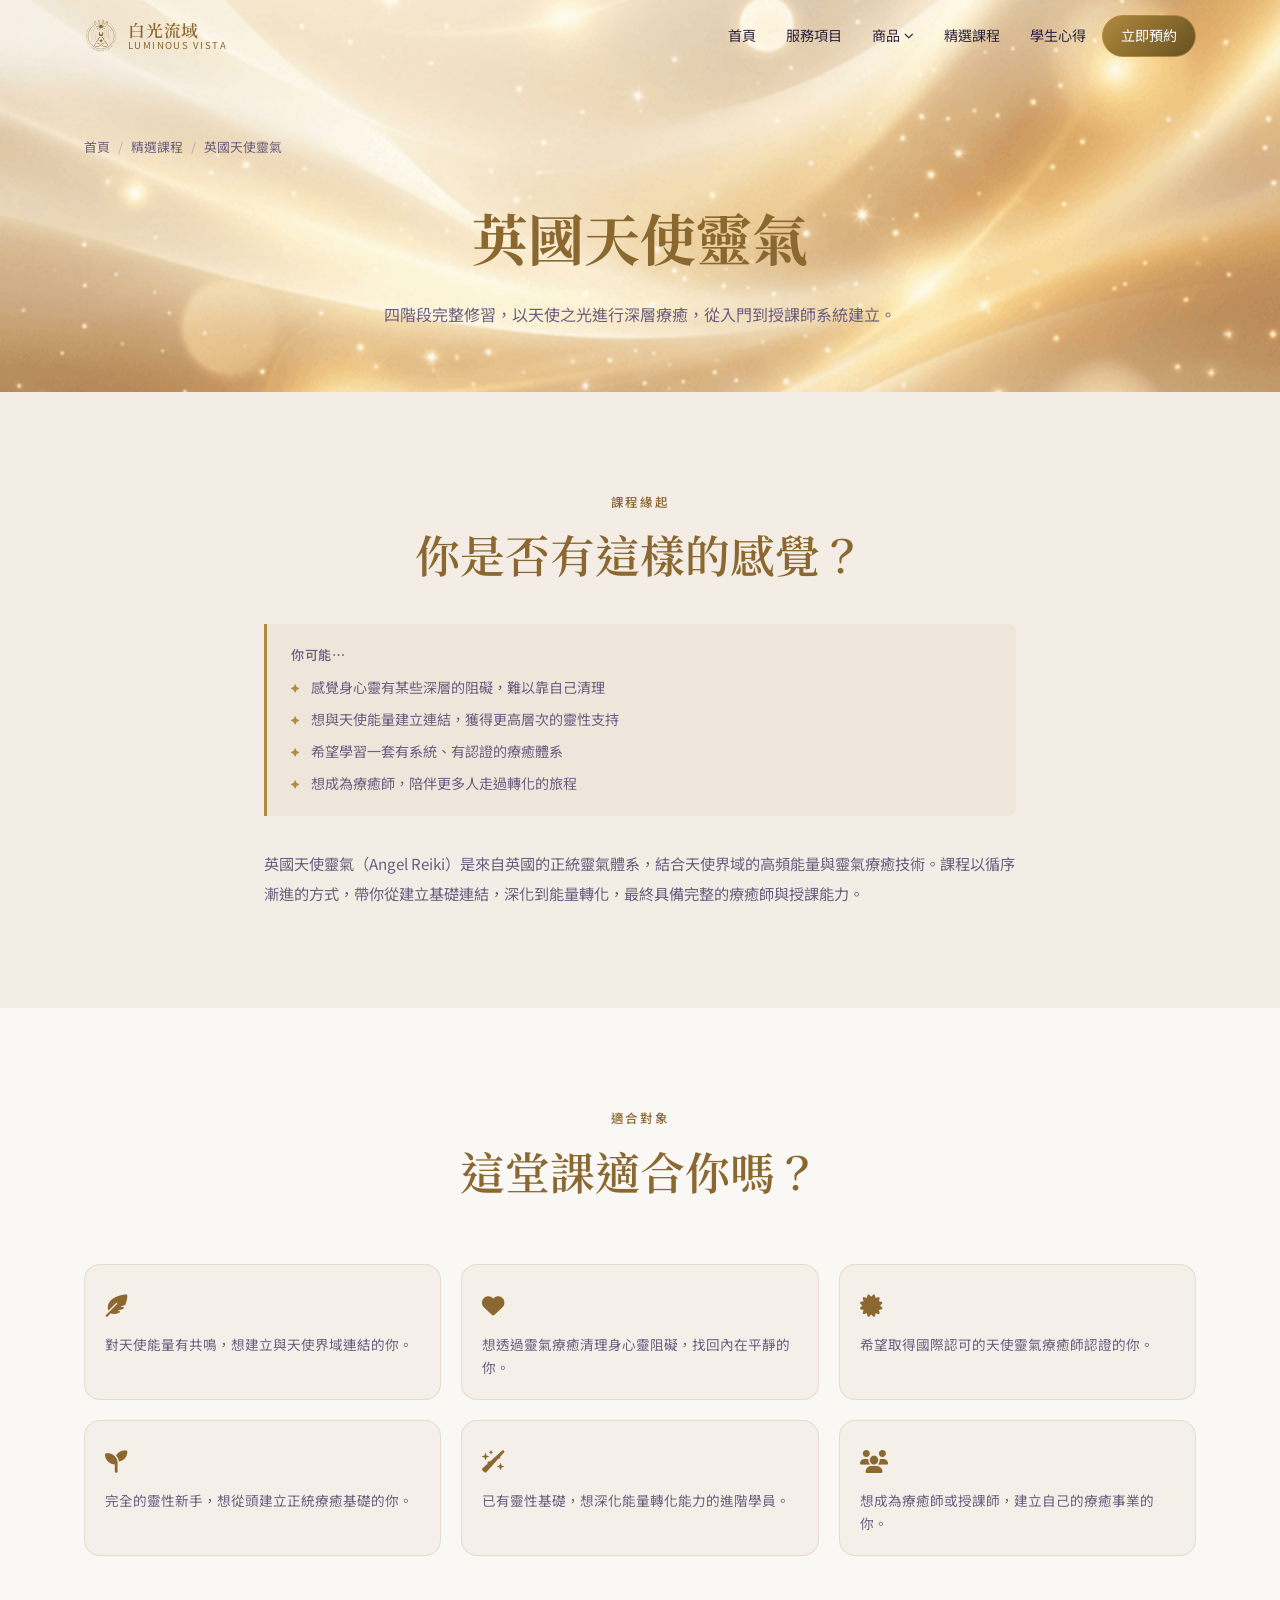
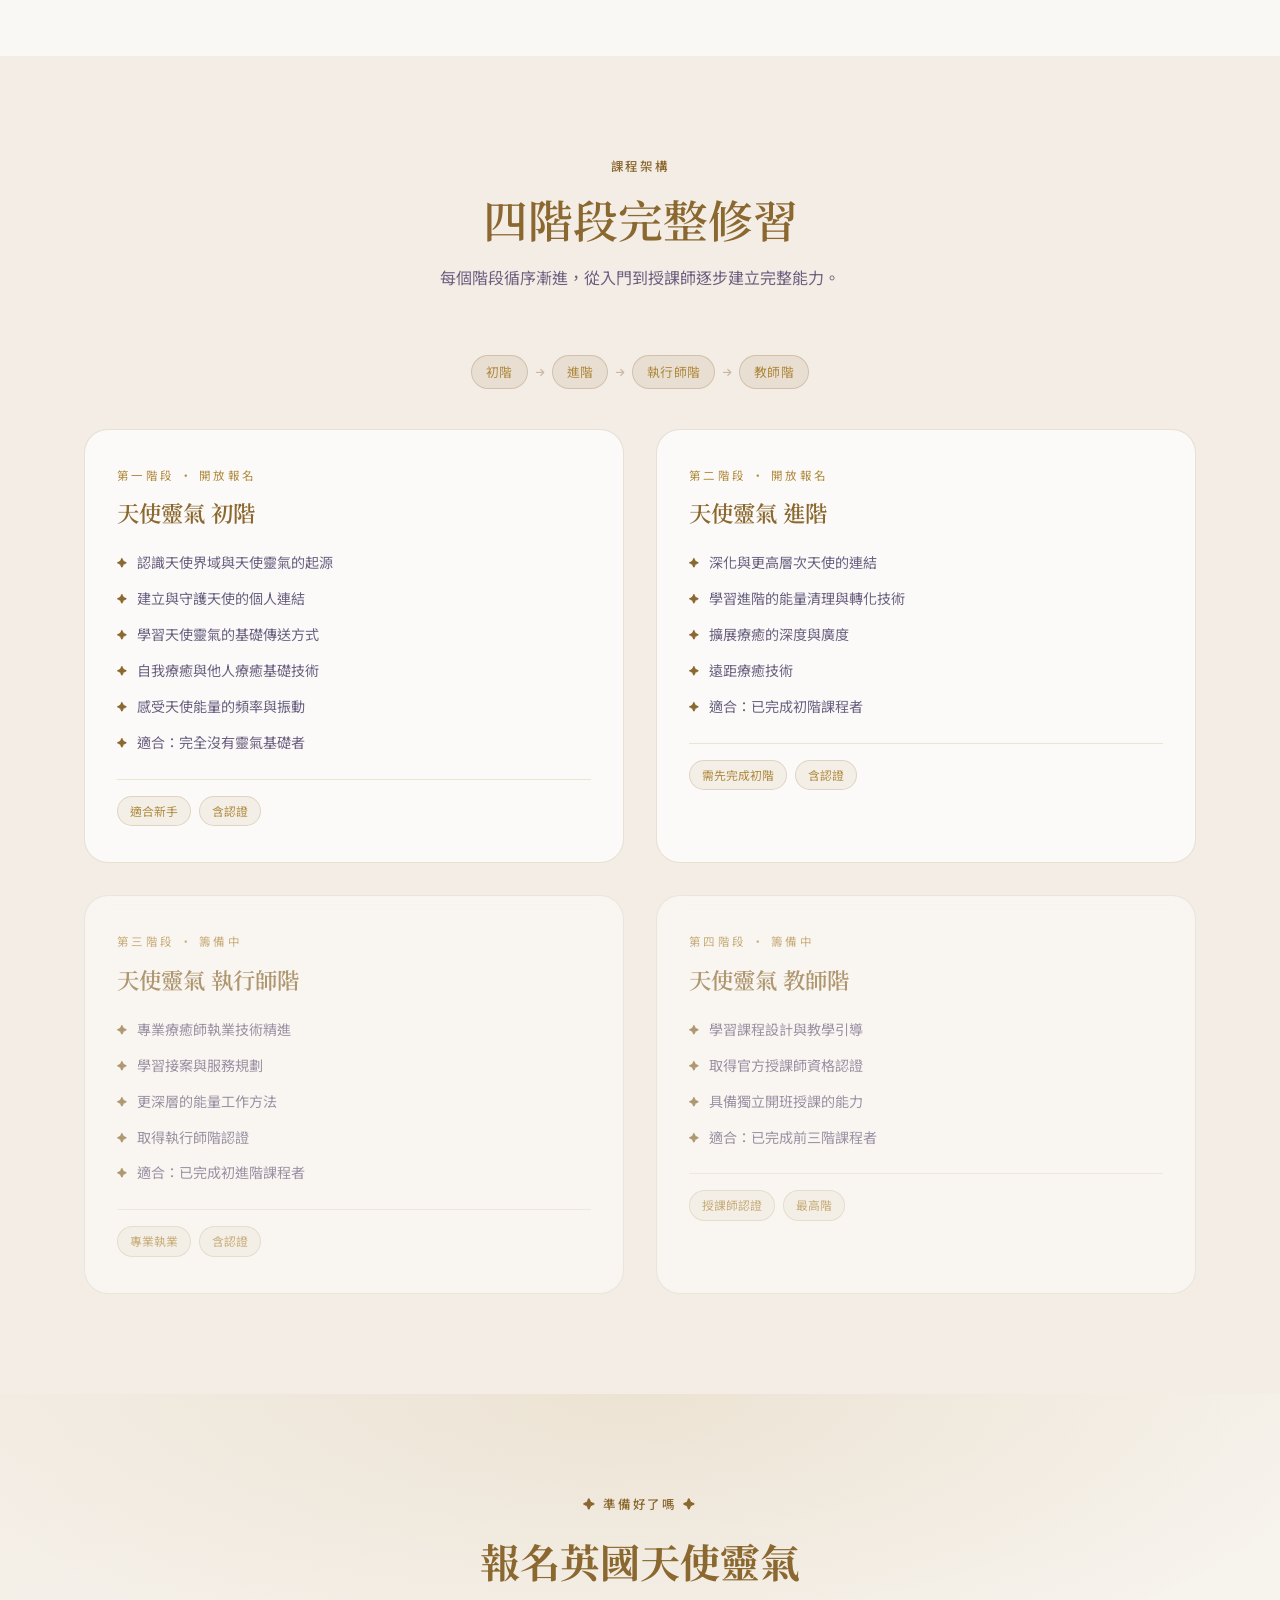
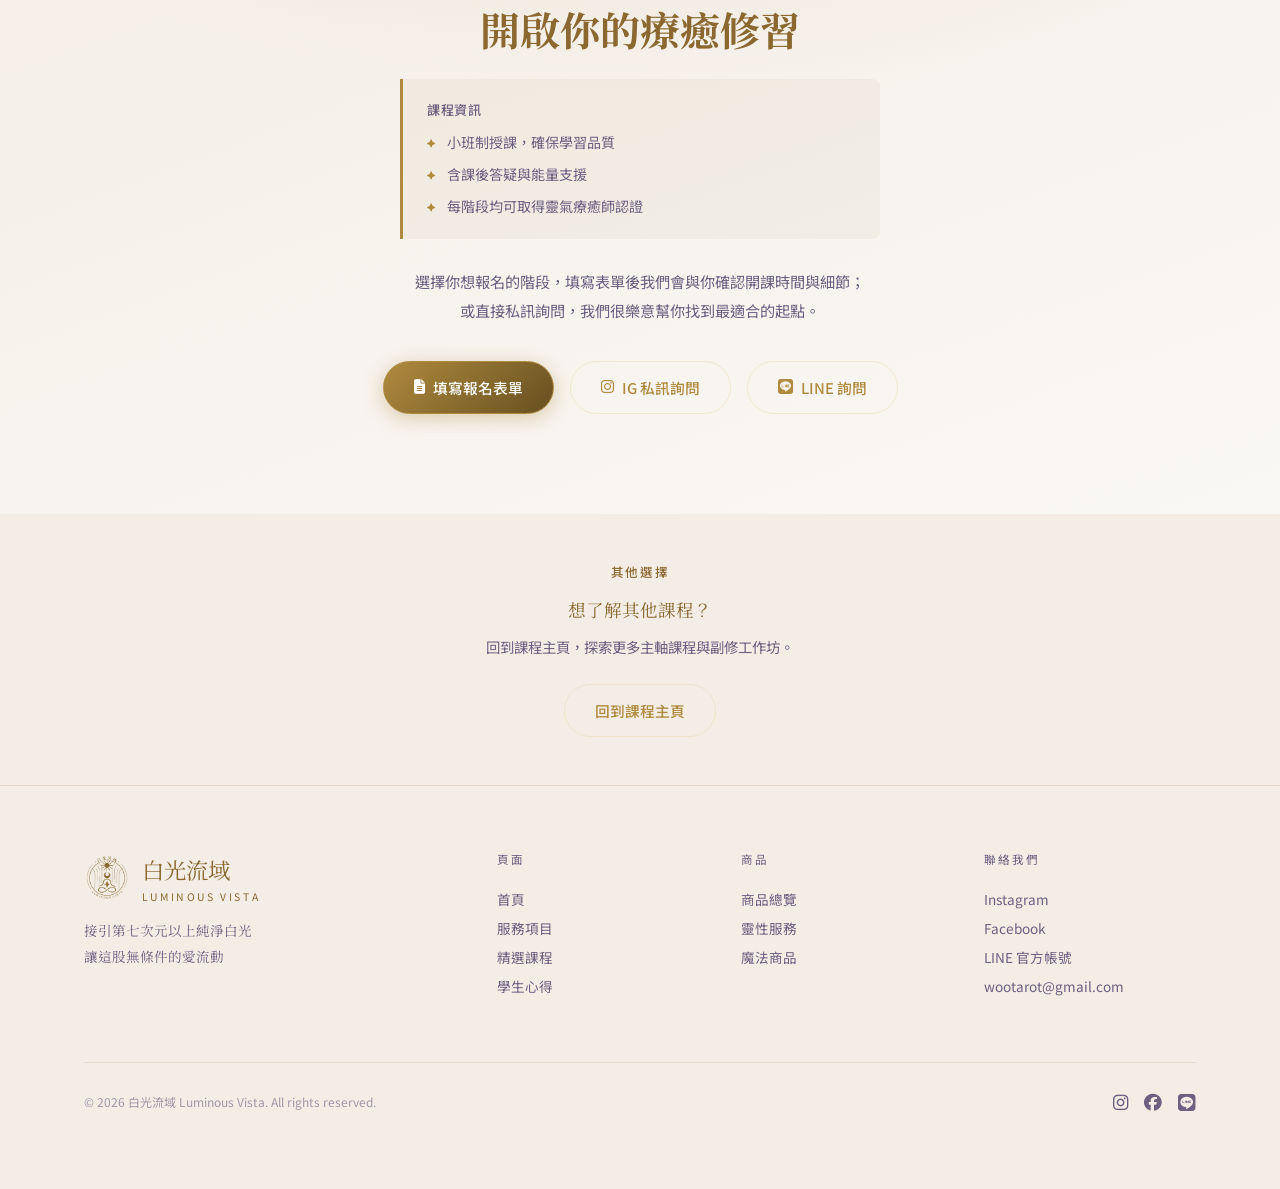
<file: course-angel-reiki.html>
<!DOCTYPE html>
<html lang="zh-TW">
<head>
  <meta charset="UTF-8" />
  <meta name="viewport" content="width=device-width, initial-scale=1.0" />
  <title>英國天使靈氣課程 | 白光流域 Luminous Vista</title>
  <link rel="icon" href="assets/images/Logo.png" />
  <meta name="description" content="白光流域英國天使靈氣課程。四階段完整修習：初階、進階、執行師階、教師階。以天使之光進行深層療癒，取得國際認證。" />
  <meta name="robots" content="index, follow" />
  <link rel="canonical" href="https://luminous-vista.netlify.app/course-angel-reiki.html" />
  <meta property="og:title" content="英國天使靈氣課程 | 白光流域 Luminous Vista" />
  <meta property="og:description" content="四階段完整修習，以天使之光進行深層療癒，從入門到授課師一步步建立完整體系。" />
  <meta property="og:image" content="https://luminous-vista.netlify.app/assets/images/og-courses.png" />
  <link rel="preconnect" href="https://fonts.googleapis.com" />
  <link rel="preconnect" href="https://fonts.gstatic.com" crossorigin />
  <link href="https://fonts.googleapis.com/css2?family=Noto+Serif+TC:wght@300;400;600;700&family=Noto+Sans+TC:wght@300;400;500&display=swap" rel="stylesheet" />
  <link rel="stylesheet" href="https://cdnjs.cloudflare.com/ajax/libs/font-awesome/6.5.1/css/all.min.css" />
  <link rel="stylesheet" href="assets/css/style.css" />

  <!-- Google tag (gtag.js) -->
  <script async src="https://www.googletagmanager.com/gtag/js?id=G-SXFB5J3LVD"></script>
  <script>
    window.dataLayer = window.dataLayer || [];
    function gtag(){dataLayer.push(arguments);}
    gtag('js', new Date());
    gtag('config', 'G-SXFB5J3LVD');
  </script>
</head>
<body>

<div id="navbar-placeholder"></div>

<!-- PAGE HERO -->
<div class="page-hero">
  <div class="page-hero__bg"></div>
  <div class="container page-hero__content">
    <div class="breadcrumb">
      <a href="index.html">首頁</a><span class="breadcrumb__sep">/</span>
      <a href="courses.html">精選課程</a><span class="breadcrumb__sep">/</span>
      <span>英國天使靈氣</span>
    </div>
    <h1 class="page-hero__title">英國天使靈氣</h1>
    <p class="page-hero__sub">四階段完整修習，以天使之光進行深層療癒，從入門到授課師系統建立。</p>
  </div>
</div>

<!-- RESONANCE / PROBLEM -->
<section class="section" style="background:var(--clr-bg-soft);">
  <div class="container" style="max-width:800px;">
    <div class="section__header" style="margin-bottom:40px;">
      <p class="section__eyebrow">課程緣起</p>
      <h2 class="section__title">你是否有這樣的感覺？</h2>
    </div>
    <div class="resonance-box reveal" style="margin-bottom:32px;">
      <p class="resonance-box__lead">你可能⋯</p>
      <ul class="resonance-box__list">
        <li>感覺身心靈有某些深層的阻礙，難以靠自己清理</li>
        <li>想與天使能量建立連結，獲得更高層次的靈性支持</li>
        <li>希望學習一套有系統、有認證的療癒體系</li>
        <li>想成為療癒師，陪伴更多人走過轉化的旅程</li>
      </ul>
    </div>
    <p class="reveal" style="font-size:0.95rem;color:var(--clr-text-muted);line-height:2;">
      英國天使靈氣（Angel Reiki）是來自英國的正統靈氣體系，結合天使界域的高頻能量與靈氣療癒技術。課程以循序漸進的方式，帶你從建立基礎連結，深化到能量轉化，最終具備完整的療癒師與授課能力。
    </p>
  </div>
</section>

<!-- AUDIENCE -->
<section class="section" id="audience">
  <div class="container">
    <div class="section__header">
      <p class="section__eyebrow">適合對象</p>
      <h2 class="section__title">這堂課適合你嗎？</h2>
    </div>
    <div class="course-audience-grid">
      <div class="course-audience-item reveal">
        <div class="course-audience-item__icon"><i class="fa-solid fa-feather-pointed"></i></div>
        <p class="course-audience-item__text">對天使能量有共鳴，想建立與天使界域連結的你。</p>
      </div>
      <div class="course-audience-item reveal">
        <div class="course-audience-item__icon"><i class="fa-solid fa-heart"></i></div>
        <p class="course-audience-item__text">想透過靈氣療癒清理身心靈阻礙，找回內在平靜的你。</p>
      </div>
      <div class="course-audience-item reveal">
        <div class="course-audience-item__icon"><i class="fa-solid fa-certificate"></i></div>
        <p class="course-audience-item__text">希望取得國際認可的天使靈氣療癒師認證的你。</p>
      </div>
      <div class="course-audience-item reveal">
        <div class="course-audience-item__icon"><i class="fa-solid fa-seedling"></i></div>
        <p class="course-audience-item__text">完全的靈性新手，想從頭建立正統療癒基礎的你。</p>
      </div>
      <div class="course-audience-item reveal">
        <div class="course-audience-item__icon"><i class="fa-solid fa-wand-sparkles"></i></div>
        <p class="course-audience-item__text">已有靈性基礎，想深化能量轉化能力的進階學員。</p>
      </div>
      <div class="course-audience-item reveal">
        <div class="course-audience-item__icon"><i class="fa-solid fa-users"></i></div>
        <p class="course-audience-item__text">想成為療癒師或授課師，建立自己的療癒事業的你。</p>
      </div>
    </div>
  </div>
</section>

<!-- COURSE STAGES -->
<section class="section" id="stages" style="background:var(--clr-bg-soft);">
  <div class="container">
    <div class="section__header">
      <p class="section__eyebrow">課程架構</p>
      <h2 class="section__title">四階段完整修習</h2>
      <p class="section__subtitle">每個階段循序漸進，從入門到授課師逐步建立完整能力。</p>
    </div>

    <!-- 學習路徑 -->
    <div style="display:flex;flex-wrap:wrap;align-items:center;justify-content:center;gap:8px;margin-bottom:40px;" class="reveal">
      <span class="course-level-badge" style="font-size:0.8rem;padding:5px 14px;">初階</span>
      <span class="course-level-arrow"><i class="fa-solid fa-arrow-right"></i></span>
      <span class="course-level-badge" style="font-size:0.8rem;padding:5px 14px;">進階</span>
      <span class="course-level-arrow"><i class="fa-solid fa-arrow-right"></i></span>
      <span class="course-level-badge" style="font-size:0.8rem;padding:5px 14px;">執行師階</span>
      <span class="course-level-arrow"><i class="fa-solid fa-arrow-right"></i></span>
      <span class="course-level-badge" style="font-size:0.8rem;padding:5px 14px;">教師階</span>
    </div>

    <div class="course-stage-grid">

      <!-- 初階 -->
      <div class="course-stage-card reveal">
        <p class="course-stage-card__label">第一階段 · 開放報名</p>
        <h3 class="course-stage-card__title">天使靈氣 初階</h3>
        <ul class="course-stage-card__list">
          <li>認識天使界域與天使靈氣的起源</li>
          <li>建立與守護天使的個人連結</li>
          <li>學習天使靈氣的基礎傳送方式</li>
          <li>自我療癒與他人療癒基礎技術</li>
          <li>感受天使能量的頻率與振動</li>
          <li>適合：完全沒有靈氣基礎者</li>
        </ul>
        <div style="margin-top:24px;padding-top:16px;border-top:1px solid rgba(176,138,62,0.2);display:flex;gap:8px;flex-wrap:wrap;">
          <span class="tag">適合新手</span>
          <span class="tag">含認證</span>
        </div>
      </div>

      <!-- 進階 -->
      <div class="course-stage-card reveal">
        <p class="course-stage-card__label">第二階段 · 開放報名</p>
        <h3 class="course-stage-card__title">天使靈氣 進階</h3>
        <ul class="course-stage-card__list">
          <li>深化與更高層次天使的連結</li>
          <li>學習進階的能量清理與轉化技術</li>
          <li>擴展療癒的深度與廣度</li>
          <li>遠距療癒技術</li>
          <li>適合：已完成初階課程者</li>
        </ul>
        <div style="margin-top:24px;padding-top:16px;border-top:1px solid rgba(176,138,62,0.2);display:flex;gap:8px;flex-wrap:wrap;">
          <span class="tag">需先完成初階</span>
          <span class="tag">含認證</span>
        </div>
      </div>

      <!-- 執行師階 -->
      <div class="course-stage-card reveal" style="opacity:0.65;">
        <p class="course-stage-card__label">第三階段 · 籌備中</p>
        <h3 class="course-stage-card__title">天使靈氣 執行師階</h3>
        <ul class="course-stage-card__list">
          <li>專業療癒師執業技術精進</li>
          <li>學習接案與服務規劃</li>
          <li>更深層的能量工作方法</li>
          <li>取得執行師階認證</li>
          <li>適合：已完成初進階課程者</li>
        </ul>
        <div style="margin-top:24px;padding-top:16px;border-top:1px solid rgba(176,138,62,0.2);display:flex;gap:8px;flex-wrap:wrap;">
          <span class="tag">專業執業</span>
          <span class="tag">含認證</span>
        </div>
      </div>

      <!-- 教師階 -->
      <div class="course-stage-card reveal" style="opacity:0.65;">
        <p class="course-stage-card__label">第四階段 · 籌備中</p>
        <h3 class="course-stage-card__title">天使靈氣 教師階</h3>
        <ul class="course-stage-card__list">
          <li>學習課程設計與教學引導</li>
          <li>取得官方授課師資格認證</li>
          <li>具備獨立開班授課的能力</li>
          <li>適合：已完成前三階課程者</li>
        </ul>
        <div style="margin-top:24px;padding-top:16px;border-top:1px solid rgba(176,138,62,0.2);display:flex;gap:8px;flex-wrap:wrap;">
          <span class="tag">授課師認證</span>
          <span class="tag">最高階</span>
        </div>
      </div>


    </div>
  </div>
</section>

<!-- BOOKING CTA -->
<section class="section teacher-booking" id="booking">
  <div class="container">
    <div class="teacher-booking__inner">
      <p class="section__eyebrow">✦ 準備好了嗎 ✦</p>
      <h2 class="teacher-booking__title">報名英國天使靈氣<br/>開啟你的療癒修習</h2>
      <div class="resonance-box" style="text-align:left;max-width:480px;margin-inline:auto;margin-bottom:28px;">
        <p class="resonance-box__lead">課程資訊</p>
        <ul class="resonance-box__list">
          <li>小班制授課，確保學習品質</li>
          <li>含課後答疑與能量支援</li>
          <li>每階段均可取得靈氣療癒師認證</li>
        </ul>
      </div>
      <p class="teacher-booking__body">
        選擇你想報名的階段，填寫表單後我們會與你確認開課時間與細節；<br/>
        或直接私訊詢問，我們很樂意幫你找到最適合的起點。
      </p>
      <div class="teacher-booking__actions">
        <a href="https://forms.gle/B3JCLvA1Vd4NbWuRA" target="_blank" rel="noopener" class="btn btn--primary">
          <i class="fa-solid fa-file-lines"></i> 填寫報名表單
        </a>
        <a href="https://www.instagram.com/luminous_vista___/" target="_blank" rel="noopener" class="btn btn--ghost">
          <i class="fa-brands fa-instagram"></i> IG 私訊詢問
        </a>
        <a href="https://line.me/R/ti/p/@tye7794w" target="_blank" rel="noopener" class="btn btn--ghost">
          <i class="fa-brands fa-line"></i> LINE 詢問
        </a>
      </div>
    </div>
  </div>
</section>

<!-- 返回課程 -->
<section class="teacher-unsure" aria-label="回到課程頁面">
  <div class="container" style="max-width:560px;">
    <p class="section__eyebrow">其他選擇</p>
    <p class="teacher-unsure__title">想了解其他課程？</p>
    <p class="teacher-unsure__body">回到課程主頁，探索更多主軸課程與副修工作坊。</p>
    <a href="courses.html" class="btn btn--ghost">回到課程主頁</a>
  </div>
</section>

<div id="footer-placeholder"></div>
<script src="assets/js/components.js"></script>
</body>
</html>
</file>
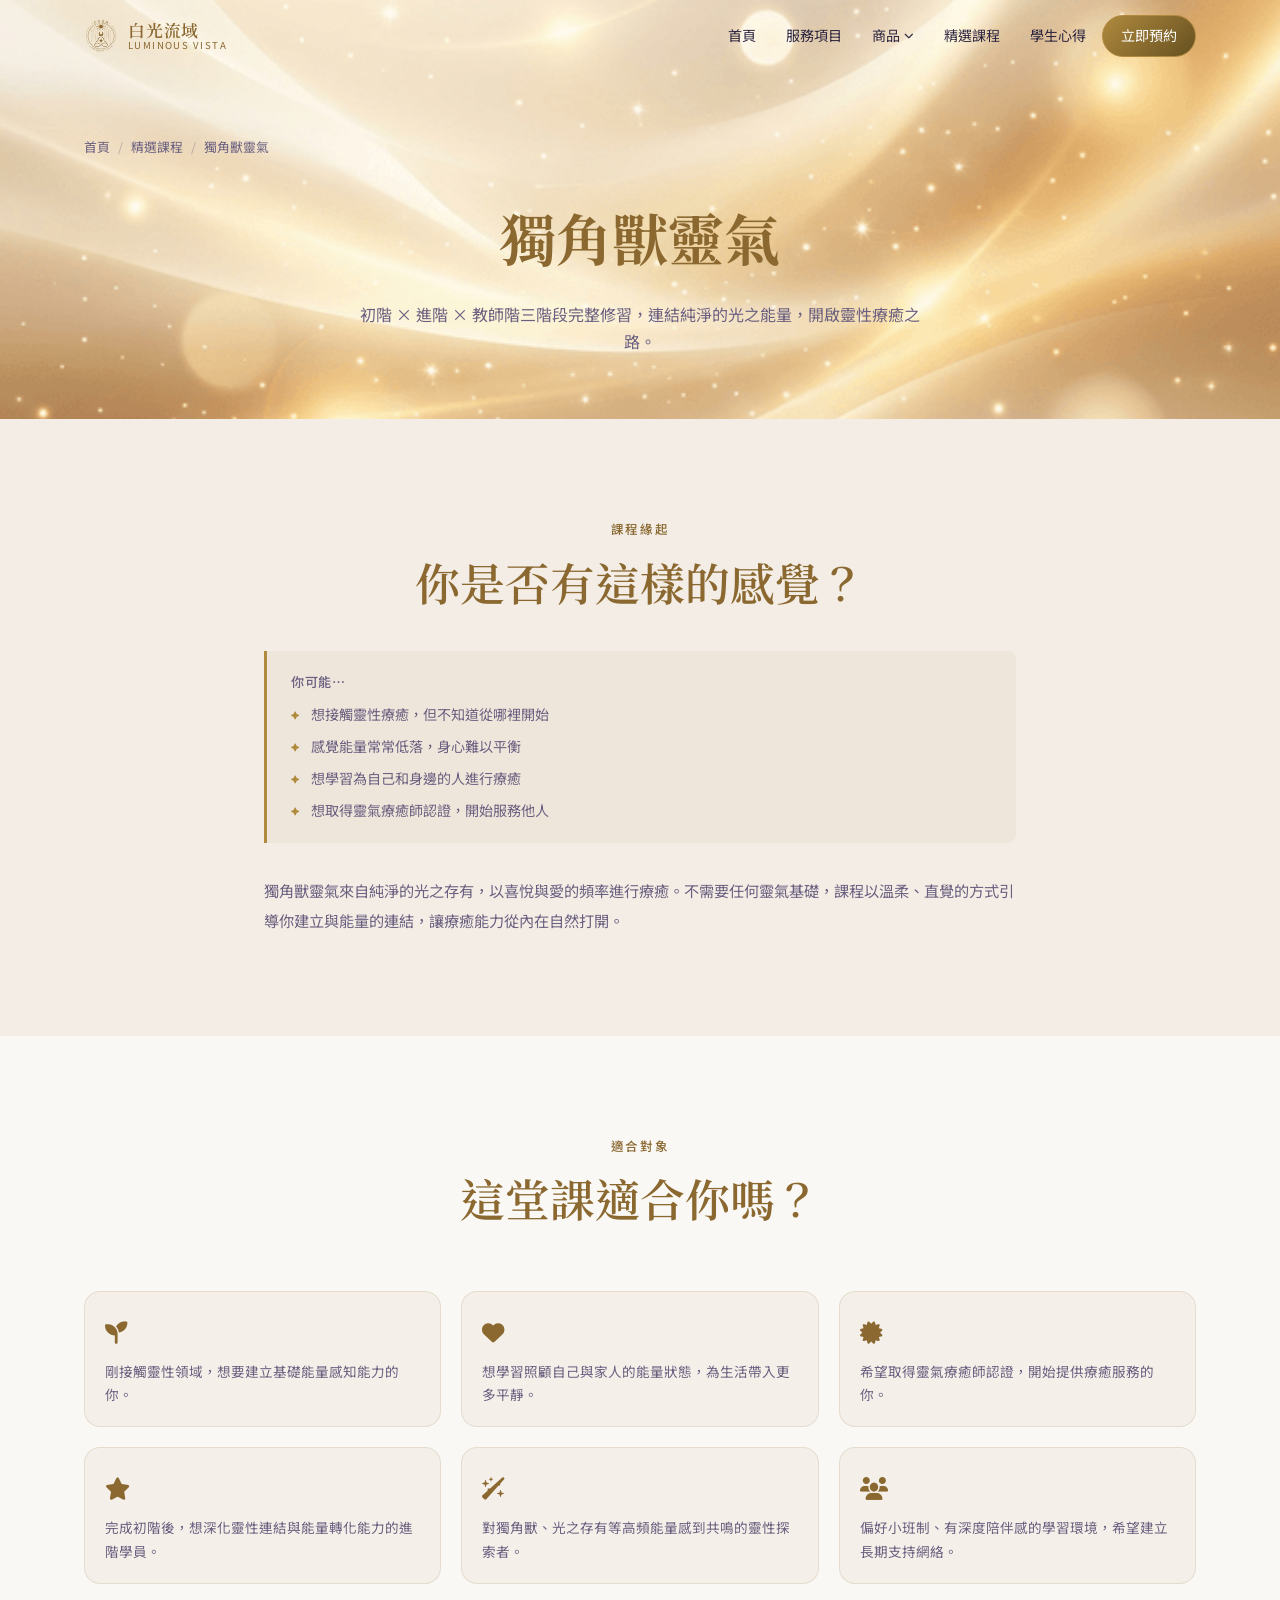
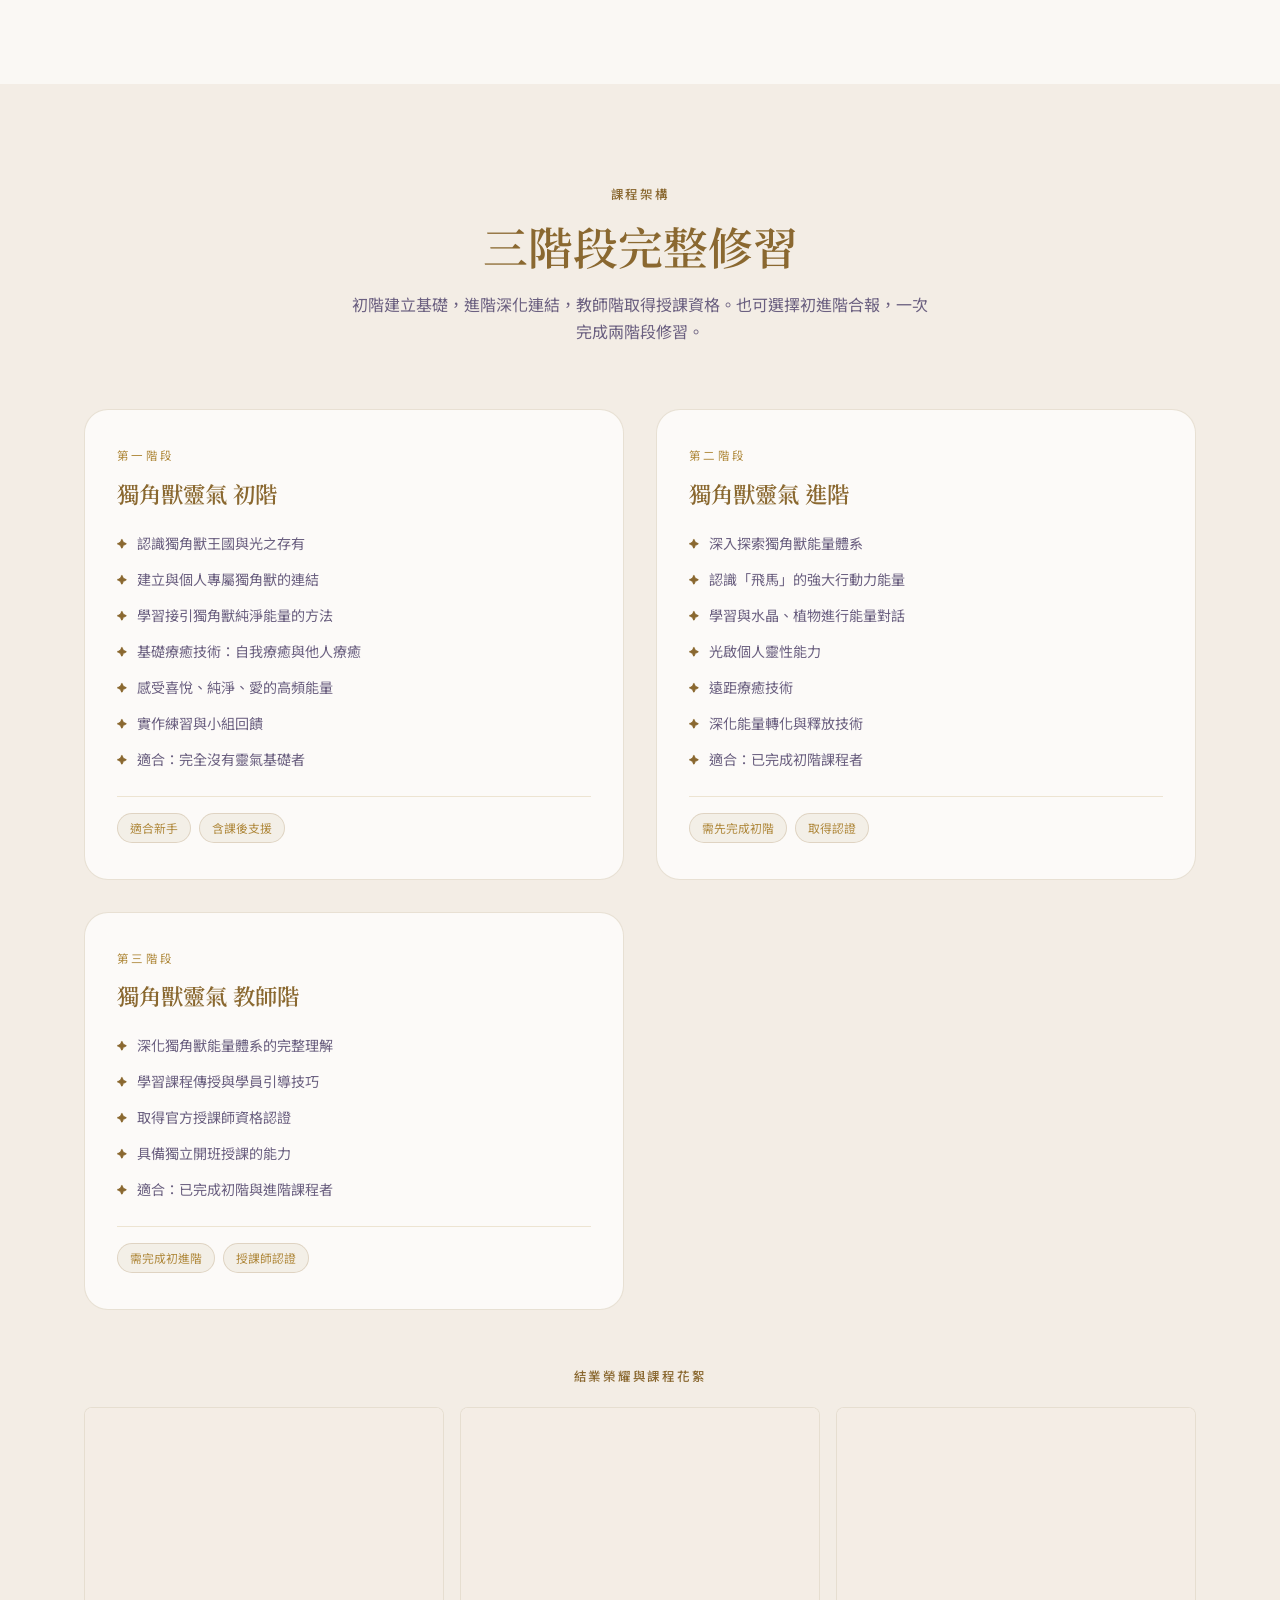
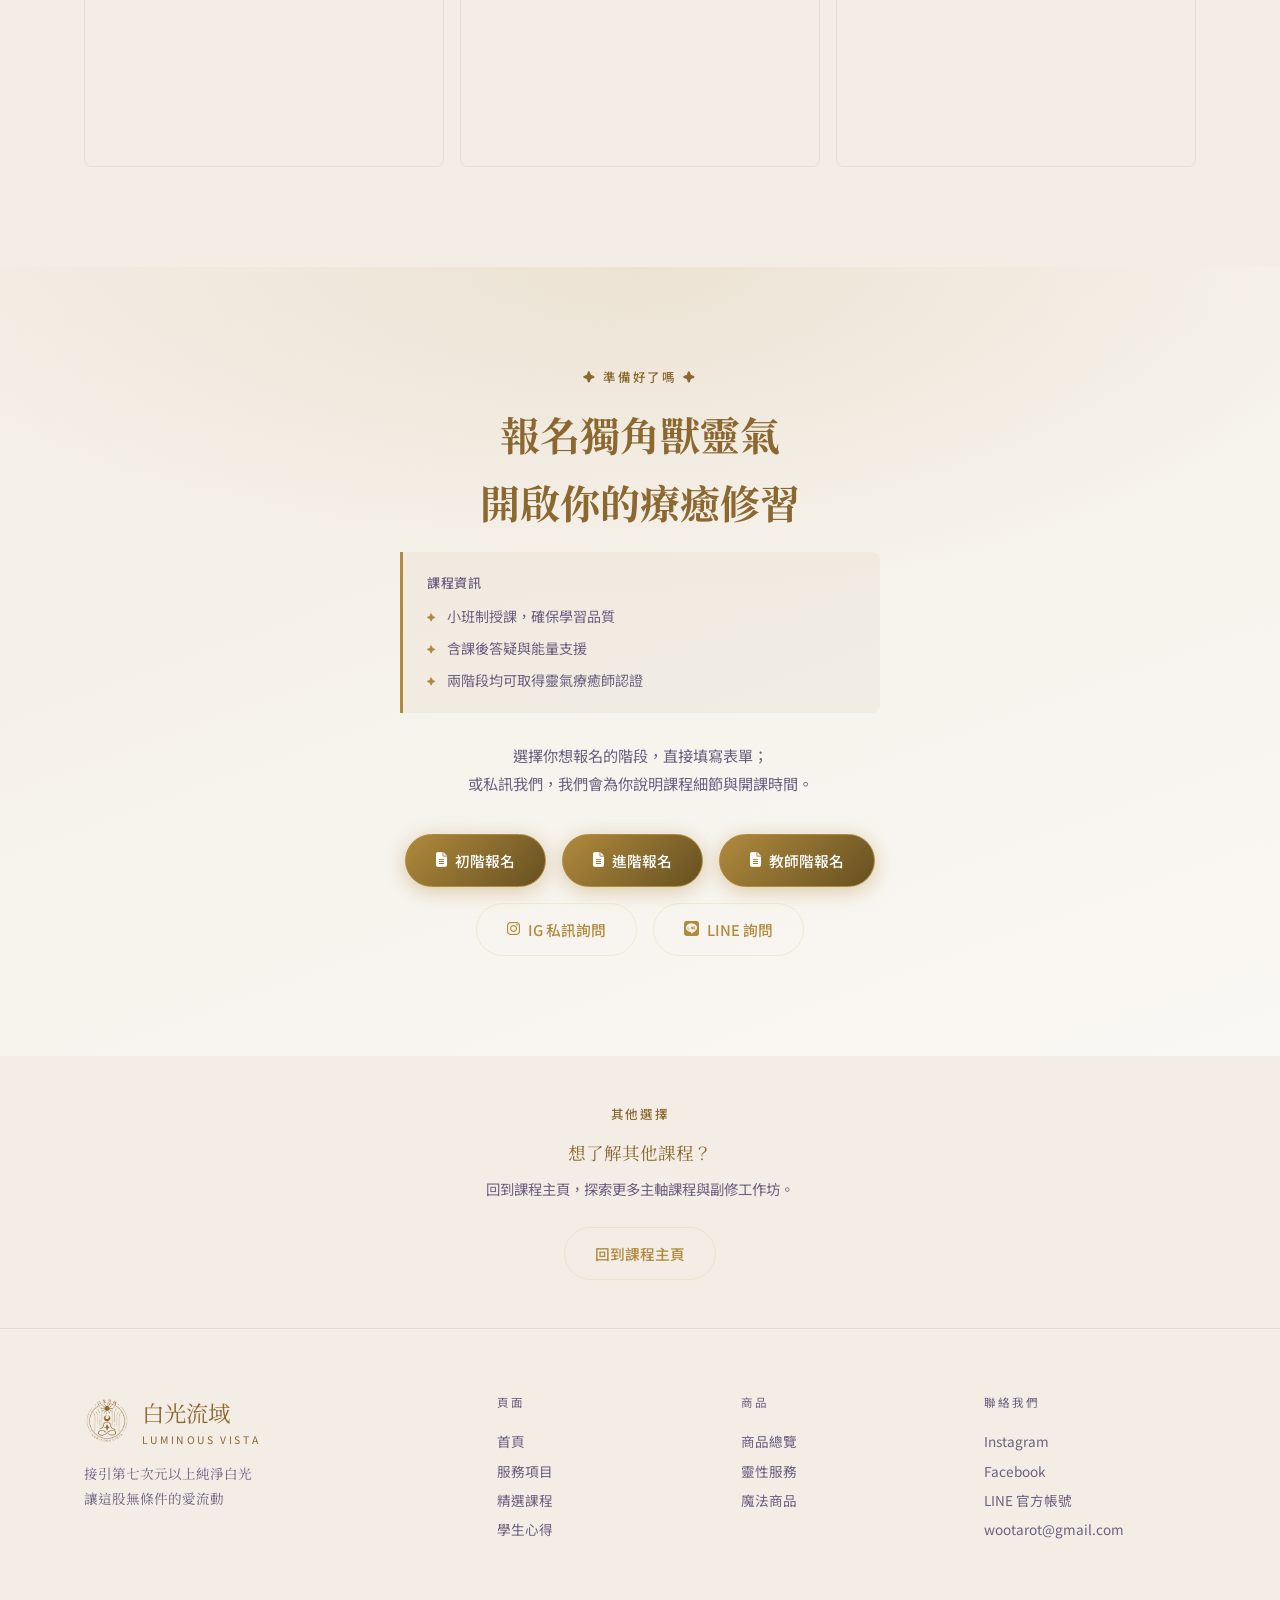
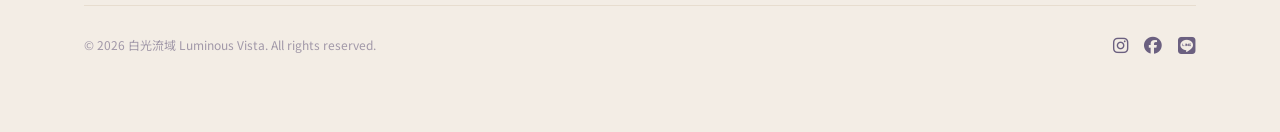
<file: course-unicorn-reiki.html>
<!DOCTYPE html>
<html lang="zh-TW">
<head>
  <meta charset="UTF-8" />
  <meta name="viewport" content="width=device-width, initial-scale=1.0" />
  <title>獨角獸靈氣課程 | 白光流域 Luminous Vista</title>
  <link rel="icon" href="assets/images/Logo.png" />
  <meta name="description" content="白光流域獨角獸靈氣初階與進階課程。連結純淨的獨角獸能量，學習靈氣療癒，取得療癒師認證。小班制授課，含課後支援。" />
  <meta name="robots" content="index, follow" />
  <link rel="canonical" href="https://luminous-vista.netlify.app/course-unicorn-reiki.html" />
  <meta property="og:title" content="獨角獸靈氣課程 | 白光流域 Luminous Vista" />
  <meta property="og:description" content="初階 × 進階兩階段修習，連結獨角獸的純淨光之能量，開啟靈性療癒之旅。" />
  <meta property="og:image" content="https://luminous-vista.netlify.app/assets/images/og-courses.png" />
  <link rel="preconnect" href="https://fonts.googleapis.com" />
  <link rel="preconnect" href="https://fonts.gstatic.com" crossorigin />
  <link href="https://fonts.googleapis.com/css2?family=Noto+Serif+TC:wght@300;400;600;700&family=Noto+Sans+TC:wght@300;400;500&display=swap" rel="stylesheet" />
  <link rel="stylesheet" href="https://cdnjs.cloudflare.com/ajax/libs/font-awesome/6.5.1/css/all.min.css" />
  <link rel="stylesheet" href="assets/css/style.css" />

  <!-- Google tag (gtag.js) -->
  <script async src="https://www.googletagmanager.com/gtag/js?id=G-SXFB5J3LVD"></script>
  <script>
    window.dataLayer = window.dataLayer || [];
    function gtag(){dataLayer.push(arguments);}
    gtag('js', new Date());
    gtag('config', 'G-SXFB5J3LVD');
  </script>
</head>
<body>

<div id="navbar-placeholder"></div>

<!-- PAGE HERO -->
<div class="page-hero">
  <div class="page-hero__bg"></div>
  <div class="container page-hero__content">
    <div class="breadcrumb">
      <a href="index.html">首頁</a><span class="breadcrumb__sep">/</span>
      <a href="courses.html">精選課程</a><span class="breadcrumb__sep">/</span>
      <span>獨角獸靈氣</span>
    </div>
    <h1 class="page-hero__title">獨角獸靈氣</h1>
    <p class="page-hero__sub">初階 × 進階 × 教師階三階段完整修習，連結純淨的光之能量，開啟靈性療癒之路。</p>
  </div>
</div>

<!-- RESONANCE / PROBLEM -->
<section class="section" style="background:var(--clr-bg-soft);">
  <div class="container" style="max-width:800px;">
    <div class="section__header" style="margin-bottom:40px;">
      <p class="section__eyebrow">課程緣起</p>
      <h2 class="section__title">你是否有這樣的感覺？</h2>
    </div>
    <div class="resonance-box reveal" style="margin-bottom:32px;">
      <p class="resonance-box__lead">你可能⋯</p>
      <ul class="resonance-box__list">
        <li>想接觸靈性療癒，但不知道從哪裡開始</li>
        <li>感覺能量常常低落，身心難以平衡</li>
        <li>想學習為自己和身邊的人進行療癒</li>
        <li>想取得靈氣療癒師認證，開始服務他人</li>
      </ul>
    </div>
    <p class="reveal" style="font-size:0.95rem;color:var(--clr-text-muted);line-height:2;">
      獨角獸靈氣來自純淨的光之存有，以喜悅與愛的頻率進行療癒。不需要任何靈氣基礎，課程以溫柔、直覺的方式引導你建立與能量的連結，讓療癒能力從內在自然打開。
    </p>
  </div>
</section>

<!-- AUDIENCE -->
<section class="section" id="audience">
  <div class="container">
    <div class="section__header">
      <p class="section__eyebrow">適合對象</p>
      <h2 class="section__title">這堂課適合你嗎？</h2>
    </div>
    <div class="course-audience-grid">
      <div class="course-audience-item reveal">
        <div class="course-audience-item__icon"><i class="fa-solid fa-seedling"></i></div>
        <p class="course-audience-item__text">剛接觸靈性領域，想要建立基礎能量感知能力的你。</p>
      </div>
      <div class="course-audience-item reveal">
        <div class="course-audience-item__icon"><i class="fa-solid fa-heart"></i></div>
        <p class="course-audience-item__text">想學習照顧自己與家人的能量狀態，為生活帶入更多平靜。</p>
      </div>
      <div class="course-audience-item reveal">
        <div class="course-audience-item__icon"><i class="fa-solid fa-certificate"></i></div>
        <p class="course-audience-item__text">希望取得靈氣療癒師認證，開始提供療癒服務的你。</p>
      </div>
      <div class="course-audience-item reveal">
        <div class="course-audience-item__icon"><i class="fa-solid fa-star"></i></div>
        <p class="course-audience-item__text">完成初階後，想深化靈性連結與能量轉化能力的進階學員。</p>
      </div>
      <div class="course-audience-item reveal">
        <div class="course-audience-item__icon"><i class="fa-solid fa-wand-sparkles"></i></div>
        <p class="course-audience-item__text">對獨角獸、光之存有等高頻能量感到共鳴的靈性探索者。</p>
      </div>
      <div class="course-audience-item reveal">
        <div class="course-audience-item__icon"><i class="fa-solid fa-users"></i></div>
        <p class="course-audience-item__text">偏好小班制、有深度陪伴感的學習環境，希望建立長期支持網絡。</p>
      </div>
    </div>
  </div>
</section>

<!-- COURSE STAGES -->
<section class="section" id="stages" style="background:var(--clr-bg-soft);">
  <div class="container">
    <div class="section__header">
      <p class="section__eyebrow">課程架構</p>
      <h2 class="section__title">三階段完整修習</h2>
      <p class="section__subtitle">初階建立基礎，進階深化連結，教師階取得授課資格。也可選擇初進階合報，一次完成兩階段修習。</p>
    </div>
    <div class="course-stage-grid">

      <!-- 初階 -->
      <div class="course-stage-card reveal">
        <p class="course-stage-card__label">第一階段</p>
        <h3 class="course-stage-card__title">獨角獸靈氣 初階</h3>
        <ul class="course-stage-card__list">
          <li>認識獨角獸王國與光之存有</li>
          <li>建立與個人專屬獨角獸的連結</li>
          <li>學習接引獨角獸純淨能量的方法</li>
          <li>基礎療癒技術：自我療癒與他人療癒</li>
          <li>感受喜悅、純淨、愛的高頻能量</li>
          <li>實作練習與小組回饋</li>
          <li>適合：完全沒有靈氣基礎者</li>
        </ul>
        <div style="margin-top:24px;padding-top:16px;border-top:1px solid rgba(176,138,62,0.2);display:flex;gap:8px;flex-wrap:wrap;">
          <span class="tag">適合新手</span>
          <span class="tag">含課後支援</span>
        </div>
      </div>

      <!-- 進階 -->
      <div class="course-stage-card reveal">
        <p class="course-stage-card__label">第二階段</p>
        <h3 class="course-stage-card__title">獨角獸靈氣 進階</h3>
        <ul class="course-stage-card__list">
          <li>深入探索獨角獸能量體系</li>
          <li>認識「飛馬」的強大行動力能量</li>
          <li>學習與水晶、植物進行能量對話</li>
          <li>光啟個人靈性能力</li>
          <li>遠距療癒技術</li>
          <li>深化能量轉化與釋放技術</li>
          <li>適合：已完成初階課程者</li>
        </ul>
        <div style="margin-top:24px;padding-top:16px;border-top:1px solid rgba(176,138,62,0.2);display:flex;gap:8px;flex-wrap:wrap;">
          <span class="tag">需先完成初階</span>
          <span class="tag">取得認證</span>
        </div>
      </div>

      <!-- 教師階 -->
      <div class="course-stage-card reveal">
        <p class="course-stage-card__label">第三階段</p>
        <h3 class="course-stage-card__title">獨角獸靈氣 教師階</h3>
        <ul class="course-stage-card__list">
          <li>深化獨角獸能量體系的完整理解</li>
          <li>學習課程傳授與學員引導技巧</li>
          <li>取得官方授課師資格認證</li>
          <li>具備獨立開班授課的能力</li>
          <li>適合：已完成初階與進階課程者</li>
        </ul>
        <div style="margin-top:24px;padding-top:16px;border-top:1px solid rgba(176,138,62,0.2);display:flex;gap:8px;flex-wrap:wrap;">
          <span class="tag">需完成初進階</span>
          <span class="tag">授課師認證</span>
        </div>
      </div>


    </div>

    <!-- 課程花絮 -->
    <div class="reveal" style="margin-top:56px;">
      <p class="section__eyebrow" style="text-align:center;margin-bottom:20px;">結業榮耀與課程花絮</p>
      <div style="display:grid;grid-template-columns:repeat(3,1fr);gap:16px;">
        <div class="course-highlights__item"><img src="assets/images/courses/unicorn-basic/moment-01.jpg" alt="獨角獸初階結業照" class="course-highlights__img" onerror="this.onerror=null;this.style.opacity='0.3'"></div>
        <div class="course-highlights__item"><img src="assets/images/courses/unicorn-advanced/moment-01.jpg" alt="獨角獸進階結業照" class="course-highlights__img" onerror="this.onerror=null;this.style.opacity='0.3'"></div>
        <div class="course-highlights__item"><img src="assets/images/courses/unicorn-basic/moment-03.jpg" alt="獨角獸靈氣證書" class="course-highlights__img" onerror="this.onerror=null;this.style.opacity='0.3'"></div>
      </div>
    </div>
  </div>
</section>

<!-- BOOKING CTA -->
<section class="section teacher-booking" id="booking">
  <div class="container">
    <div class="teacher-booking__inner">
      <p class="section__eyebrow">✦ 準備好了嗎 ✦</p>
      <h2 class="teacher-booking__title">報名獨角獸靈氣<br/>開啟你的療癒修習</h2>
      <div class="resonance-box" style="text-align:left;max-width:480px;margin-inline:auto;margin-bottom:28px;">
        <p class="resonance-box__lead">課程資訊</p>
        <ul class="resonance-box__list">
          <li>小班制授課，確保學習品質</li>
          <li>含課後答疑與能量支援</li>
          <li>兩階段均可取得靈氣療癒師認證</li>
        </ul>
      </div>
      <p class="teacher-booking__body">
        選擇你想報名的階段，直接填寫表單；<br/>
        或私訊我們，我們會為你說明課程細節與開課時間。
      </p>
      <div class="teacher-booking__actions">
        <a href="https://forms.gle/vYtX86ub3S4sUZnu8" target="_blank" rel="noopener" class="btn btn--primary">
          <i class="fa-solid fa-file-lines"></i> 初階報名
        </a>
        <a href="https://forms.gle/SmVYFziNmZmfA3U96" target="_blank" rel="noopener" class="btn btn--primary">
          <i class="fa-solid fa-file-lines"></i> 進階報名
        </a>
        <a href="https://forms.gle/gSnZ5383KbRg23zk9" target="_blank" rel="noopener" class="btn btn--primary">
          <i class="fa-solid fa-file-lines"></i> 教師階報名
        </a>
        <a href="https://www.instagram.com/luminous_vista___/" target="_blank" rel="noopener" class="btn btn--ghost">
          <i class="fa-brands fa-instagram"></i> IG 私訊詢問
        </a>
        <a href="https://line.me/R/ti/p/@tye7794w" target="_blank" rel="noopener" class="btn btn--ghost">
          <i class="fa-brands fa-line"></i> LINE 詢問
        </a>
      </div>
    </div>
  </div>
</section>

<!-- 返回課程 -->
<section class="teacher-unsure" aria-label="回到課程頁面">
  <div class="container" style="max-width:560px;">
    <p class="section__eyebrow">其他選擇</p>
    <p class="teacher-unsure__title">想了解其他課程？</p>
    <p class="teacher-unsure__body">回到課程主頁，探索更多主軸課程與副修工作坊。</p>
    <a href="courses.html" class="btn btn--ghost">回到課程主頁</a>
  </div>
</section>

<div id="footer-placeholder"></div>
<script src="assets/js/components.js"></script>
</body>
</html>
</file>
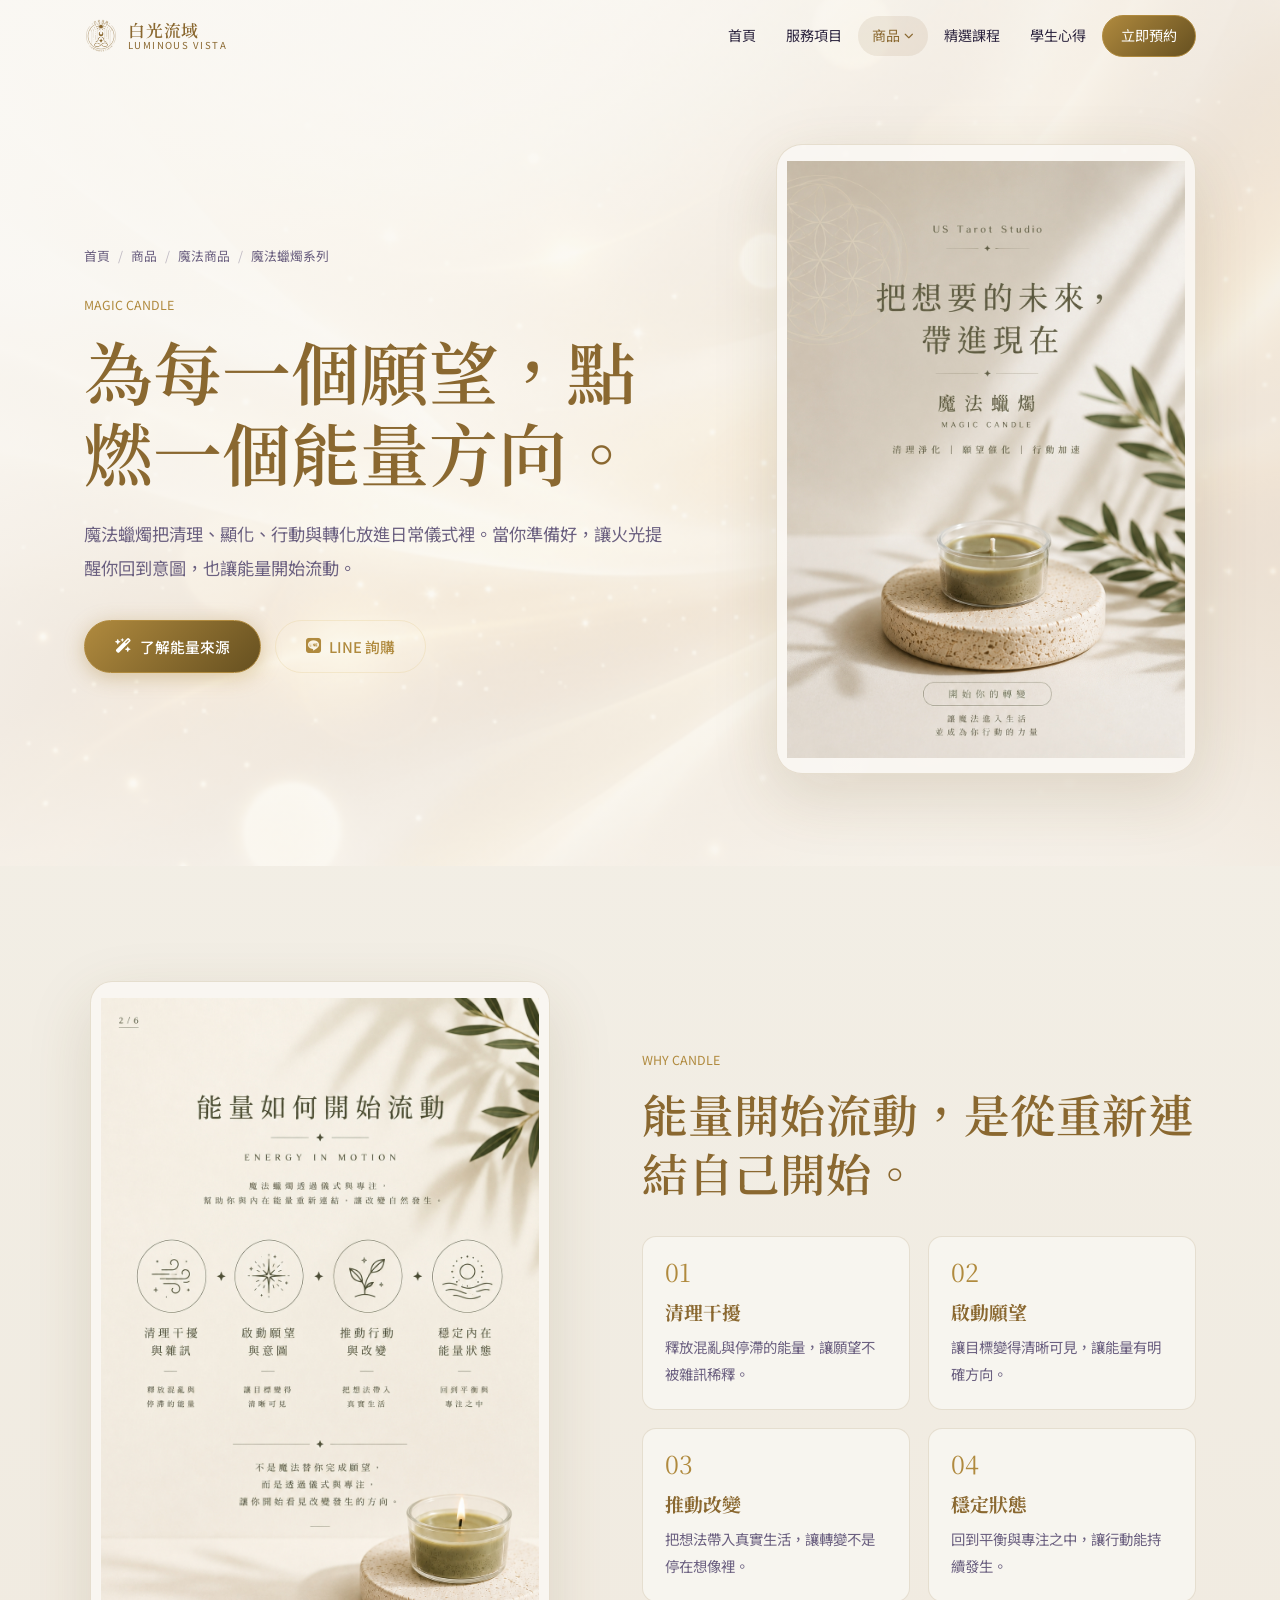
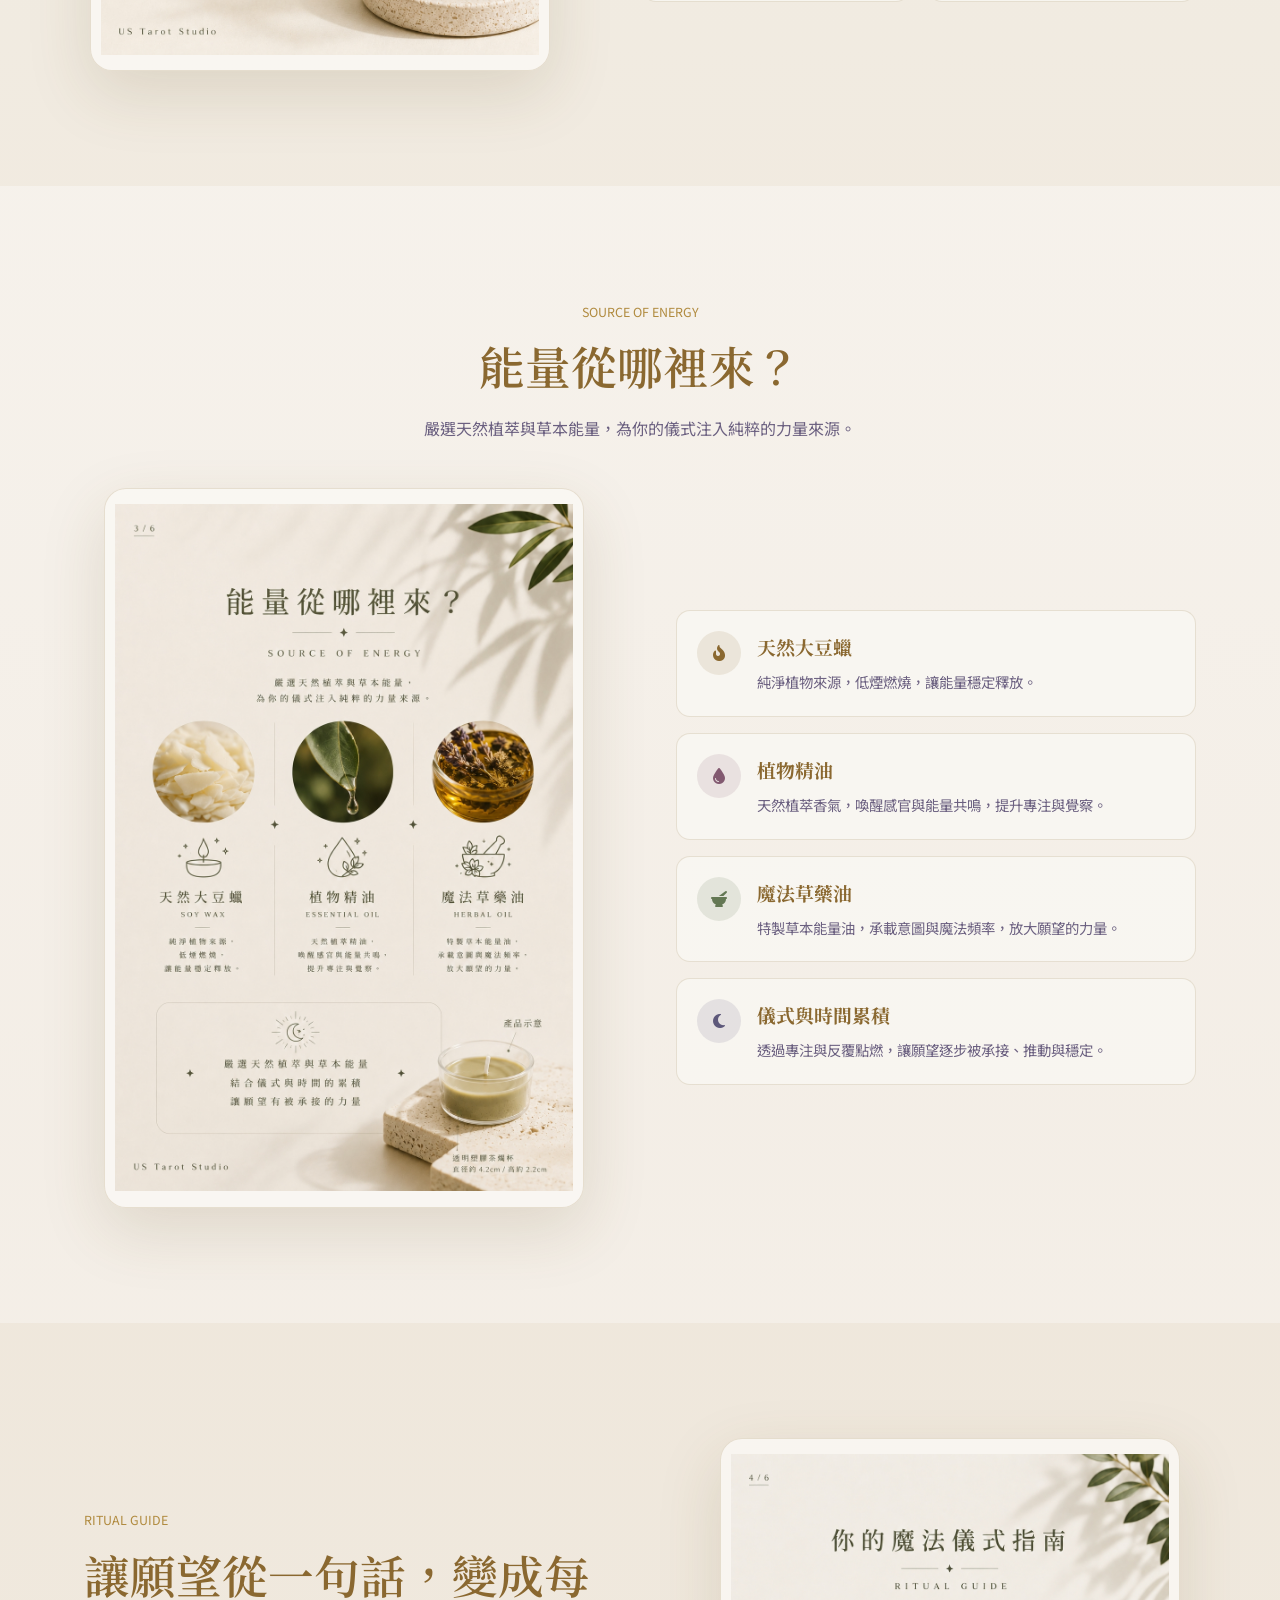
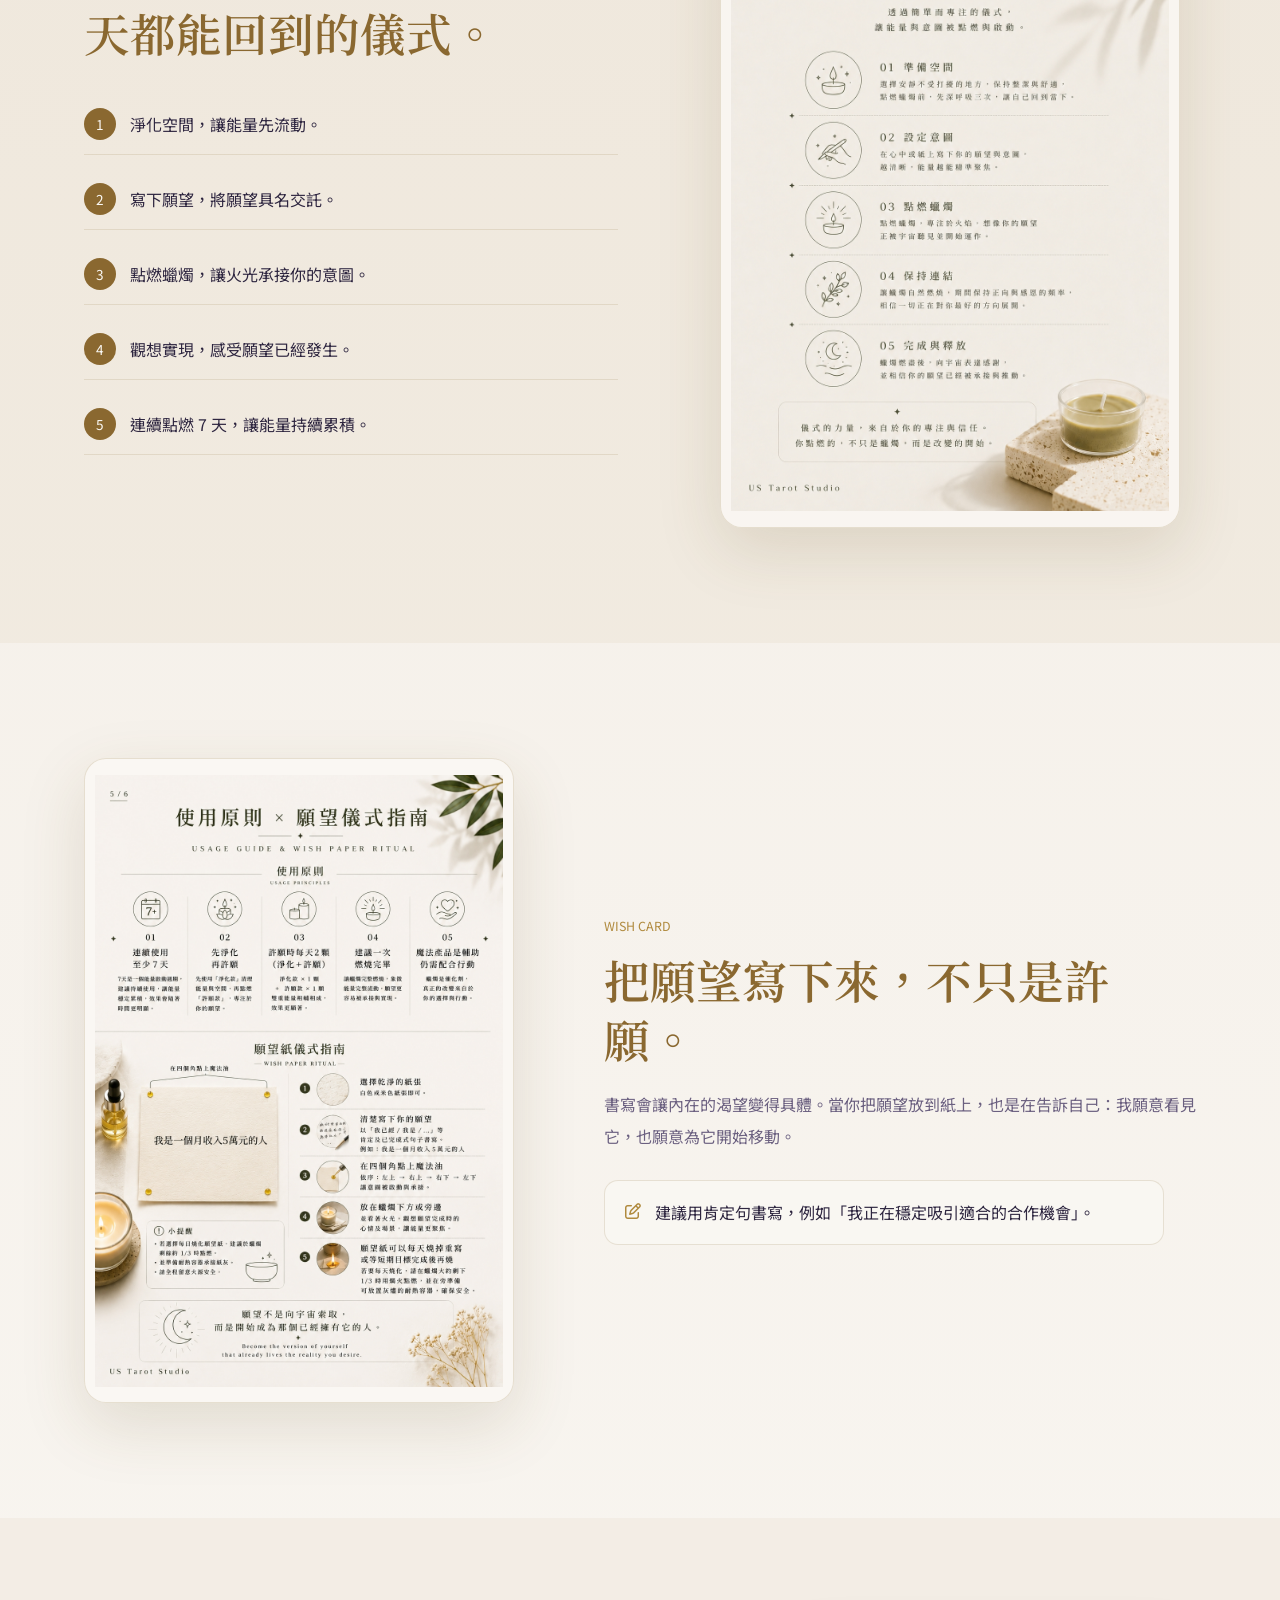
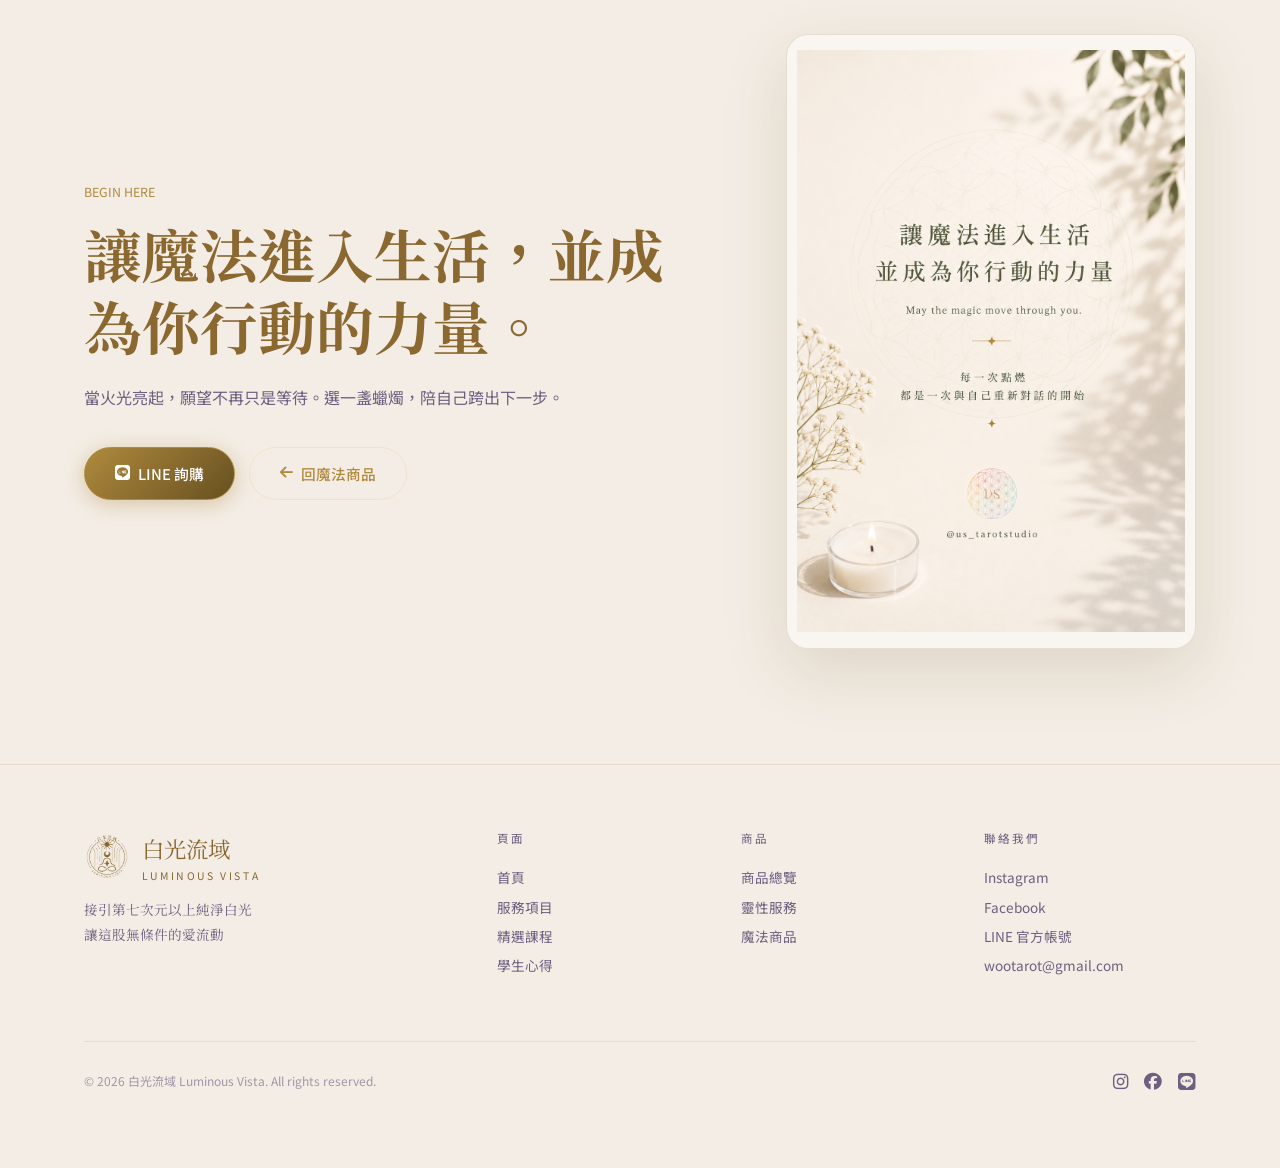
<file: magic-candle-series.html>
<!DOCTYPE html>
<html lang="zh-TW">
<head>
  <meta charset="UTF-8" />
  <meta name="viewport" content="width=device-width, initial-scale=1.0" />
  <title>魔法蠟燭系列 | 白光流域 Luminous Vista</title>
  <link rel="icon" href="assets/images/Logo.png" />
  <meta name="description" content="白光流域魔法蠟燭系列，為清理、顯化、行動與轉化點燃專屬能量。了解使用方式、許願卡與系列商品。" />
  <meta name="robots" content="index, follow" />
  <link rel="canonical" href="https://luminous-vista.netlify.app/magic-candle-series.html" />
  <meta property="og:title" content="魔法蠟燭系列 | 白光流域 Luminous Vista" />
  <meta property="og:description" content="為每一個願望，點燃一個能量方向。" />
  <meta property="og:image" content="https://luminous-vista.netlify.app/assets/images/magic-candle/magic-candle-01-cover.png" />
  <link rel="preconnect" href="https://fonts.googleapis.com" />
  <link rel="preconnect" href="https://fonts.gstatic.com" crossorigin />
  <link href="https://fonts.googleapis.com/css2?family=Noto+Serif+TC:wght@300;400;600;700&family=Noto+Sans+TC:wght@300;400;500&display=swap" rel="stylesheet" />
  <link rel="stylesheet" href="https://cdnjs.cloudflare.com/ajax/libs/font-awesome/6.5.1/css/all.min.css" />
  <link rel="stylesheet" href="assets/css/style.css" />

  <!-- Google tag (gtag.js) -->
  <script async src="https://www.googletagmanager.com/gtag/js?id=G-SXFB5J3LVD"></script>
  <script>
    window.dataLayer = window.dataLayer || [];
    function gtag(){dataLayer.push(arguments);}
    gtag('js', new Date());
    gtag('config', 'G-SXFB5J3LVD');
  </script>
</head>
<body class="magic-candle-page">

<div id="navbar-placeholder"></div>

<main>
  <section class="candle-hero">
    <div class="container candle-hero__grid">
      <div class="candle-hero__copy reveal">
        <div class="breadcrumb candle-hero__breadcrumb">
          <a href="index.html">首頁</a><span class="breadcrumb__sep">/</span>
          <a href="products.html">商品</a><span class="breadcrumb__sep">/</span>
          <a href="products-magic.html">魔法商品</a><span class="breadcrumb__sep">/</span>
          <span>魔法蠟燭系列</span>
        </div>
        <p class="candle-kicker">Magic Candle</p>
        <h1 class="candle-hero__title">為每一個願望，點燃一個能量方向。</h1>
        <p class="candle-hero__lead">
          魔法蠟燭把清理、顯化、行動與轉化放進日常儀式裡。當你準備好，讓火光提醒你回到意圖，也讓能量開始流動。
        </p>
        <div class="candle-hero__actions">
          <a href="#series" class="btn btn--primary"><i class="fa-solid fa-wand-magic-sparkles"></i> 了解能量來源</a>
          <a href="https://line.me/R/ti/p/@tye7794w" target="_blank" rel="noopener" class="btn btn--ghost"><i class="fa-brands fa-line"></i> LINE 詢購</a>
        </div>
      </div>
      <div class="candle-hero__visual reveal">
        <img src="assets/images/magic-candle/magic-candle-01-cover.png" alt="魔法蠟燭主視覺" />
      </div>
    </div>
  </section>

  <section class="candle-section candle-section--soft" id="why">
    <div class="container candle-split">
      <div class="candle-art reveal">
        <img src="assets/images/magic-candle/magic-candle-02-why-choose.png" alt="魔法蠟燭的四大核心機制" />
      </div>
      <div class="candle-copy reveal">
        <p class="candle-kicker">Why Candle</p>
        <h2 class="candle-section__title">能量開始流動，是從重新連結自己開始。</h2>
        <div class="candle-principles">
          <div>
            <span>01</span>
            <h3>清理干擾</h3>
            <p>釋放混亂與停滯的能量，讓願望不被雜訊稀釋。</p>
          </div>
          <div>
            <span>02</span>
            <h3>啟動願望</h3>
            <p>讓目標變得清晰可見，讓能量有明確方向。</p>
          </div>
          <div>
            <span>03</span>
            <h3>推動改變</h3>
            <p>把想法帶入真實生活，讓轉變不是停在想像裡。</p>
          </div>
          <div>
            <span>04</span>
            <h3>穩定狀態</h3>
            <p>回到平衡與專注之中，讓行動能持續發生。</p>
          </div>
        </div>
      </div>
    </div>
  </section>

  <section class="candle-section" id="series">
    <div class="container">
      <div class="candle-section__header reveal">
        <p class="candle-kicker">Source of Energy</p>
        <h2 class="candle-section__title">能量從哪裡來？</h2>
        <p class="candle-section__sub">嚴選天然植萃與草本能量，為你的儀式注入純粹的力量來源。</p>
      </div>
      <div class="candle-series">
        <div class="candle-series__image reveal">
          <img src="assets/images/magic-candle/magic-candle-03-energy-source.png" alt="魔法蠟燭能量來源" />
        </div>
        <div class="candle-series__list reveal">
          <article>
            <i class="fa-solid fa-fire-flame-curved"></i>
            <div>
              <h3>天然大豆蠟</h3>
              <p>純淨植物來源，低煙燃燒，讓能量穩定釋放。</p>
            </div>
          </article>
          <article>
            <i class="fa-solid fa-droplet"></i>
            <div>
              <h3>植物精油</h3>
              <p>天然植萃香氣，喚醒感官與能量共鳴，提升專注與覺察。</p>
            </div>
          </article>
          <article>
            <i class="fa-solid fa-mortar-pestle"></i>
            <div>
              <h3>魔法草藥油</h3>
              <p>特製草本能量油，承載意圖與魔法頻率，放大願望的力量。</p>
            </div>
          </article>
          <article>
            <i class="fa-solid fa-moon"></i>
            <div>
              <h3>儀式與時間累積</h3>
              <p>透過專注與反覆點燃，讓願望逐步被承接、推動與穩定。</p>
            </div>
          </article>
        </div>
      </div>
    </div>
  </section>

  <section class="candle-section candle-section--soft" id="ritual">
    <div class="container candle-split candle-split--reverse">
      <div class="candle-copy reveal">
        <p class="candle-kicker">Ritual Guide</p>
        <h2 class="candle-section__title">讓願望從一句話，變成每天都能回到的儀式。</h2>
        <ol class="candle-steps">
          <li><span>1</span>淨化空間，讓能量先流動。</li>
          <li><span>2</span>寫下願望，將願望具名交託。</li>
          <li><span>3</span>點燃蠟燭，讓火光承接你的意圖。</li>
          <li><span>4</span>觀想實現，感受願望已經發生。</li>
          <li><span>5</span>連續點燃 7 天，讓能量持續累積。</li>
        </ol>
      </div>
      <div class="candle-art reveal">
        <img src="assets/images/magic-candle/magic-candle-04-ritual-guide.png" alt="魔法蠟燭儀式指南" />
      </div>
    </div>
  </section>

  <section class="candle-section candle-wish">
    <div class="container candle-wish__grid">
      <div class="candle-wish__image reveal">
        <img src="assets/images/magic-candle/magic-candle-05-wish-paper-guide.png" alt="願望紙儀式指南" />
      </div>
      <div class="candle-wish__copy reveal">
        <p class="candle-kicker">Wish Card</p>
        <h2 class="candle-section__title">把願望寫下來，不只是許願。</h2>
        <p>
          書寫會讓內在的渴望變得具體。當你把願望放到紙上，也是在告訴自己：我願意看見它，也願意為它開始移動。
        </p>
        <div class="candle-note">
          <i class="fa-regular fa-pen-to-square"></i>
          <span>建議用肯定句書寫，例如「我正在穩定吸引適合的合作機會」。</span>
        </div>
      </div>
    </div>
  </section>

  <section class="candle-closing">
    <div class="container candle-closing__grid">
      <div class="candle-closing__copy reveal">
        <p class="candle-kicker">Begin Here</p>
        <h2>讓魔法進入生活，並成為你行動的力量。</h2>
        <p>當火光亮起，願望不再只是等待。選一盞蠟燭，陪自己跨出下一步。</p>
        <div class="candle-hero__actions">
          <a href="https://line.me/R/ti/p/@tye7794w" target="_blank" rel="noopener" class="btn btn--primary"><i class="fa-brands fa-line"></i> LINE 詢購</a>
          <a href="products-magic.html" class="btn btn--ghost"><i class="fa-solid fa-arrow-left"></i> 回魔法商品</a>
        </div>
      </div>
      <div class="candle-closing__image reveal">
        <img src="assets/images/magic-candle/magic-candle-06-closing.png" alt="魔法蠟燭品牌結尾" />
      </div>
    </div>
  </section>
</main>

<div id="footer-placeholder"></div>
<script src="assets/js/components.js"></script>
</body>
</html>
</file>
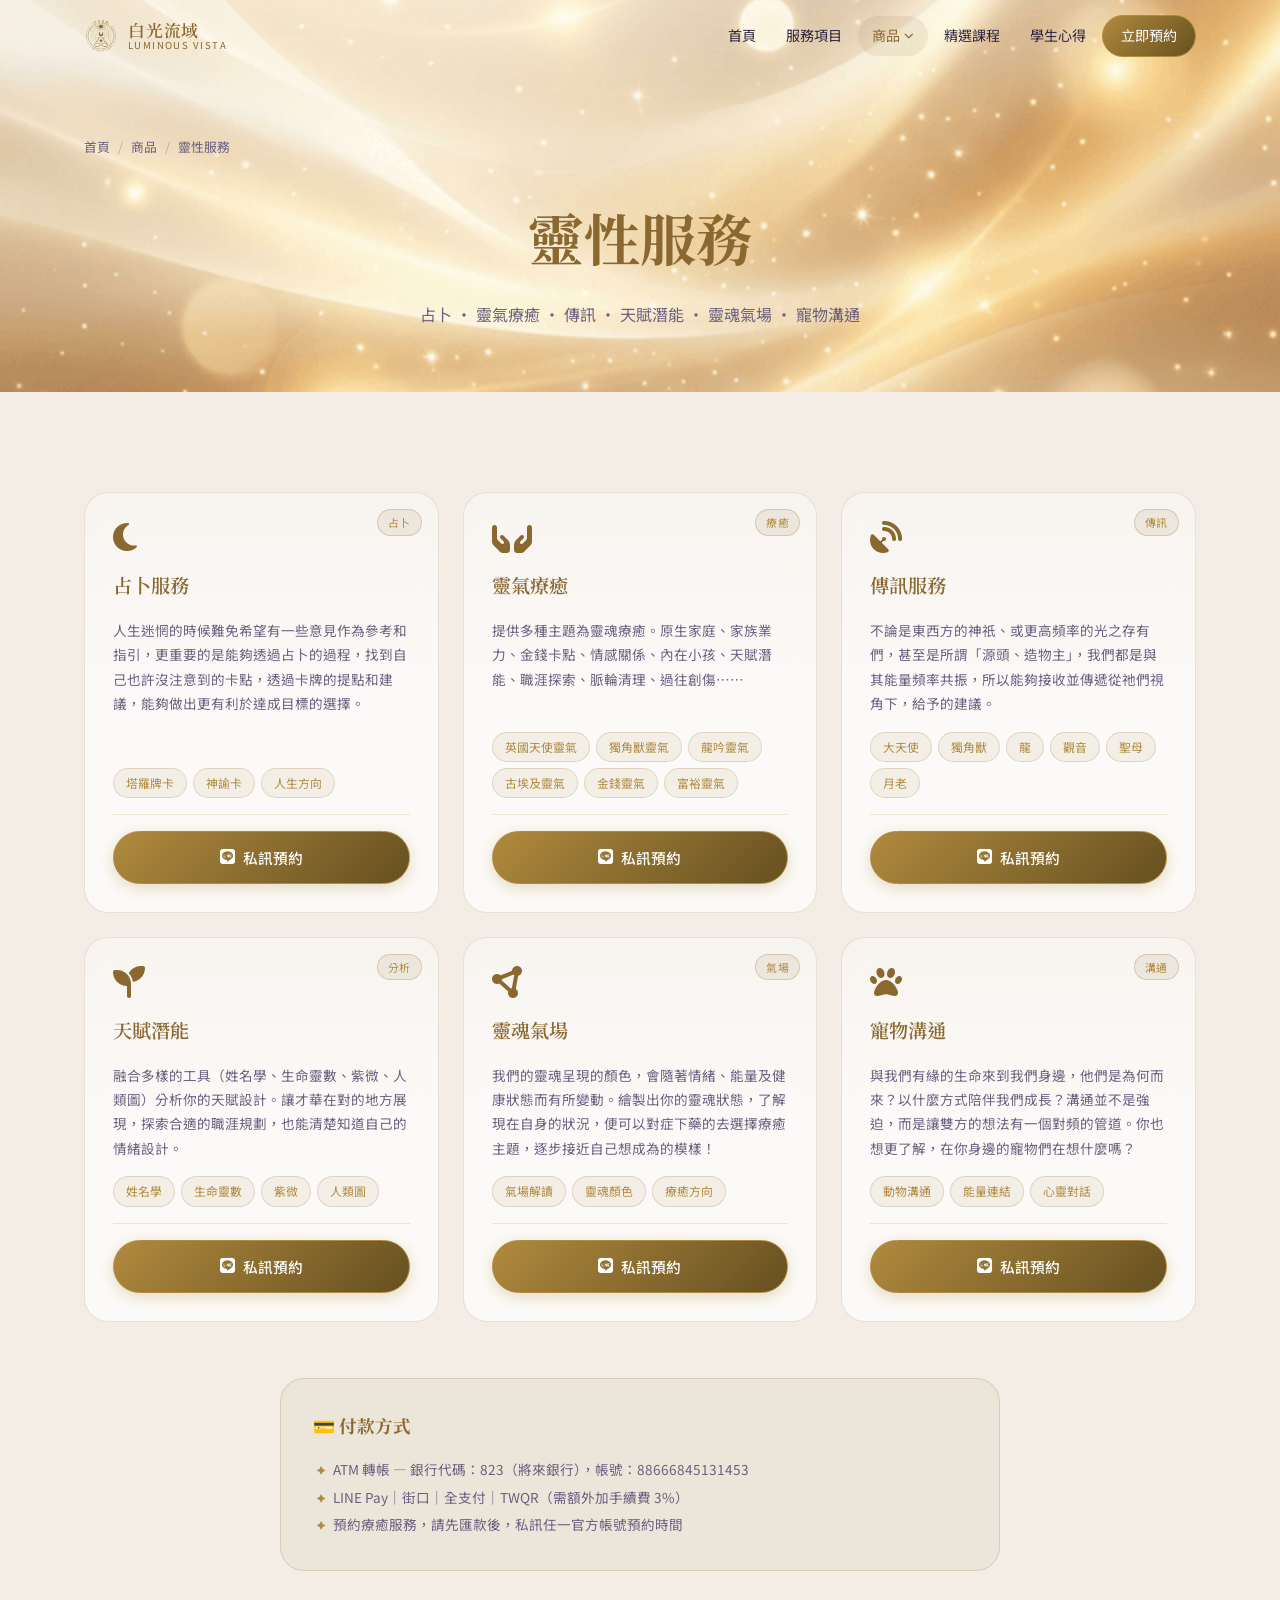
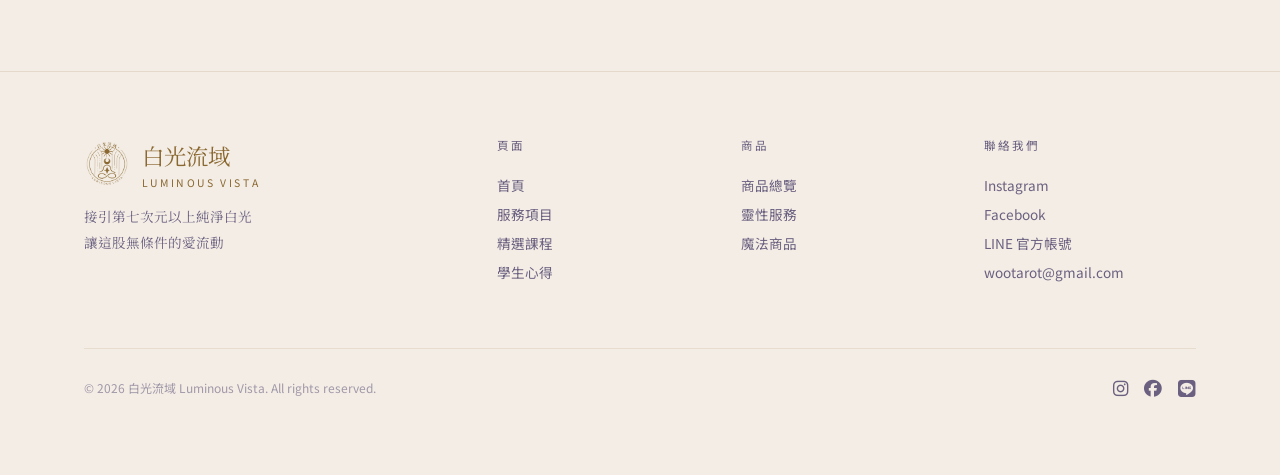
<file: products-spiritual.html>
<!DOCTYPE html>
<html lang="zh-TW">
<head>
  <meta charset="UTF-8" />
  <meta name="viewport" content="width=device-width, initial-scale=1.0" />
  <title>靈性服務 | 商品 | 白光流域 Luminous Vista</title>
  <link rel="icon" href="assets/images/Logo.png" />
  <meta name="description" content="白光流域靈性服務：占卜服務、靈氣療癒、傳訊服務、天賦潛能、靈魂氣場、寵物溝通。預約服務請透過官方帳號聯繫。" />
  <meta name="robots" content="index, follow" />
  <link rel="canonical" href="https://luminous-vista.netlify.app/products-spiritual.html" />
  <meta property="og:title" content="靈性服務 | 白光流域 Luminous Vista" />
  <meta property="og:description" content="占卜服務、靈氣療癒、傳訊服務、天賦潛能、靈魂氣場、寵物溝通。" />
  <meta property="og:image" content="https://luminous-vista.netlify.app/assets/images/og-services.png" />
  <link rel="preconnect" href="https://fonts.googleapis.com" />
  <link rel="preconnect" href="https://fonts.gstatic.com" crossorigin />
  <link href="https://fonts.googleapis.com/css2?family=Noto+Serif+TC:wght@300;400;600;700&family=Noto+Sans+TC:wght@300;400;500&display=swap" rel="stylesheet" />
  <link rel="stylesheet" href="https://cdnjs.cloudflare.com/ajax/libs/font-awesome/6.5.1/css/all.min.css" />
  <link rel="stylesheet" href="assets/css/style.css" />

  <!-- Google tag (gtag.js) -->
  <script async src="https://www.googletagmanager.com/gtag/js?id=G-SXFB5J3LVD"></script>
  <script>
    window.dataLayer = window.dataLayer || [];
    function gtag(){dataLayer.push(arguments);}
    gtag('js', new Date());

    gtag('config', 'G-SXFB5J3LVD');
  </script>
</head>
<body>

<div id="navbar-placeholder"></div>

<!-- PAGE HERO -->
<div class="page-hero">
  <div class="page-hero__bg"></div>
  <div class="container page-hero__content">
    <div class="breadcrumb">
      <a href="index.html">首頁</a><span class="breadcrumb__sep">/</span>
      <a href="products.html">商品</a><span class="breadcrumb__sep">/</span>
      <span>靈性服務</span>
    </div>
    <h1 class="page-hero__title">靈性服務</h1>
    <p class="page-hero__sub">占卜 ・ 靈氣療癒 ・ 傳訊 ・ 天賦潛能 ・ 靈魂氣場 ・ 寵物溝通</p>
  </div>
</div>

<!-- SERVICES GRID -->
<section class="section" style="background:var(--clr-bg-soft);">
  <div class="container">
    <div class="products-grid">

      <!-- 占卜服務 -->
      <article class="product-card reveal" id="divination" data-product-id="divination" data-price="TBD" data-currency="TWD">
        <span class="product-card__badge">占卜</span>
        <i class="fa-solid fa-moon product-card__icon"></i>
        <h2 class="product-card__title">占卜服務</h2>
        <p class="product-card__desc">
          人生迷惘的時候難免希望有一些意見作為參考和指引，更重要的是能夠透過占卜的過程，找到自己也許沒注意到的卡點，透過卡牌的提點和建議，能夠做出更有利於達成目標的選擇。
        </p>
        <div class="product-card__tags">
          <span class="tag">塔羅牌卡</span><span class="tag">神諭卡</span><span class="tag">人生方向</span>
        </div>
        <div class="product-card__footer">
          <!-- 未來金流：將此按鈕替換為 Stripe Payment Link -->
          <a href="https://line.me/R/ti/p/@tye7794w" target="_blank" rel="noopener" class="btn btn--buy" data-action="contact">
            <i class="fa-brands fa-line"></i> 私訊預約
          </a>
        </div>
      </article>

      <!-- 靈氣療癒 -->
      <article class="product-card reveal" id="reiki" data-product-id="reiki" data-price="TBD" data-currency="TWD">
        <span class="product-card__badge">療癒</span>
        <i class="fa-solid fa-hands-holding product-card__icon"></i>
        <h2 class="product-card__title">靈氣療癒</h2>
        <p class="product-card__desc">
          提供多種主題為靈魂療癒。原生家庭、家族業力、金錢卡點、情感關係、內在小孩、天賦潛能、職涯探索、脈輪清理、過往創傷……
        </p>
        <div class="product-card__tags">
          <span class="tag">英國天使靈氣</span><span class="tag">獨角獸靈氣</span>
          <span class="tag">龍吟靈氣</span><span class="tag">古埃及靈氣</span>
          <span class="tag">金錢靈氣</span><span class="tag">富裕靈氣</span>
        </div>
        <div class="product-card__footer">
          <a href="https://line.me/R/ti/p/@tye7794w" target="_blank" rel="noopener" class="btn btn--buy" data-action="contact">
            <i class="fa-brands fa-line"></i> 私訊預約
          </a>
        </div>
      </article>

      <!-- 傳訊服務 -->
      <article class="product-card reveal" id="channeling" data-product-id="channeling" data-price="TBD" data-currency="TWD">
        <span class="product-card__badge">傳訊</span>
        <i class="fa-solid fa-satellite-dish product-card__icon"></i>
        <h2 class="product-card__title">傳訊服務</h2>
        <p class="product-card__desc">
          不論是東西方的神祇、或更高頻率的光之存有們，甚至是所謂「源頭、造物主」，我們都是與其能量頻率共振，所以能夠接收並傳遞從祂們視角下，給予的建議。
        </p>
        <div class="product-card__tags">
          <span class="tag">大天使</span><span class="tag">獨角獸</span><span class="tag">龍</span>
          <span class="tag">觀音</span><span class="tag">聖母</span><span class="tag">月老</span>
        </div>
        <div class="product-card__footer">
          <a href="https://line.me/R/ti/p/@tye7794w" target="_blank" rel="noopener" class="btn btn--buy" data-action="contact">
            <i class="fa-brands fa-line"></i> 私訊預約
          </a>
        </div>
      </article>

      <!-- 天賦潛能 -->
      <article class="product-card reveal" id="talent" data-product-id="talent" data-price="TBD" data-currency="TWD">
        <span class="product-card__badge">分析</span>
        <i class="fa-solid fa-seedling product-card__icon"></i>
        <h2 class="product-card__title">天賦潛能</h2>
        <p class="product-card__desc">
          融合多樣的工具（姓名學、生命靈數、紫微、人類圖）分析你的天賦設計。讓才華在對的地方展現，探索合適的職涯規劃，也能清楚知道自己的情緒設計。
        </p>
        <div class="product-card__tags">
          <span class="tag">姓名學</span><span class="tag">生命靈數</span>
          <span class="tag">紫微</span><span class="tag">人類圖</span>
        </div>
        <div class="product-card__footer">
          <a href="https://line.me/R/ti/p/@tye7794w" target="_blank" rel="noopener" class="btn btn--buy" data-action="contact">
            <i class="fa-brands fa-line"></i> 私訊預約
          </a>
        </div>
      </article>

      <!-- 靈魂氣場 -->
      <article class="product-card reveal" id="aura" data-product-id="aura" data-price="TBD" data-currency="TWD">
        <span class="product-card__badge">氣場</span>
        <i class="fa-solid fa-circle-nodes product-card__icon"></i>
        <h2 class="product-card__title">靈魂氣場</h2>
        <p class="product-card__desc">
          我們的靈魂呈現的顏色，會隨著情緒、能量及健康狀態而有所變動。繪製出你的靈魂狀態，了解現在自身的狀況，便可以對症下藥的去選擇療癒主題，逐步接近自己想成為的模樣！
        </p>
        <div class="product-card__tags">
          <span class="tag">氣場解讀</span><span class="tag">靈魂顏色</span><span class="tag">療癒方向</span>
        </div>
        <div class="product-card__footer">
          <a href="https://line.me/R/ti/p/@tye7794w" target="_blank" rel="noopener" class="btn btn--buy" data-action="contact">
            <i class="fa-brands fa-line"></i> 私訊預約
          </a>
        </div>
      </article>

      <!-- 寵物溝通 -->
      <article class="product-card reveal" id="pet" data-product-id="pet-communication" data-price="TBD" data-currency="TWD">
        <span class="product-card__badge">溝通</span>
        <i class="fa-solid fa-paw product-card__icon"></i>
        <h2 class="product-card__title">寵物溝通</h2>
        <p class="product-card__desc">
          與我們有緣的生命來到我們身邊，他們是為何而來？以什麼方式陪伴我們成長？溝通並不是強迫，而是讓雙方的想法有一個對頻的管道。你也想更了解，在你身邊的寵物們在想什麼嗎？
        </p>
        <div class="product-card__tags">
          <span class="tag">動物溝通</span><span class="tag">能量連結</span><span class="tag">心靈對話</span>
        </div>
        <div class="product-card__footer">
          <a href="https://line.me/R/ti/p/@tye7794w" target="_blank" rel="noopener" class="btn btn--buy" data-action="contact">
            <i class="fa-brands fa-line"></i> 私訊預約
          </a>
        </div>
      </article>

    </div>

    <!-- 預留金流說明 -->
    <div class="info-box reveal" style="margin-top:56px;max-width:720px;margin-inline:auto;">
      <h3 class="info-box__title">💳 付款方式</h3>
      <div class="info-box__body">
        <ul>
          <li>ATM 轉帳 — 銀行代碼：823（將來銀行），帳號：88666845131453</li>
          <li>LINE Pay｜街口｜全支付｜TWQR（需額外加手續費 3%）</li>
          <li>預約療癒服務，請先匯款後，私訊任一官方帳號預約時間</li>
        </ul>
      </div>
    </div>
  </div>
</section>

<div id="footer-placeholder"></div>
<script src="assets/js/components.js"></script>
</body>
</html>
</file>
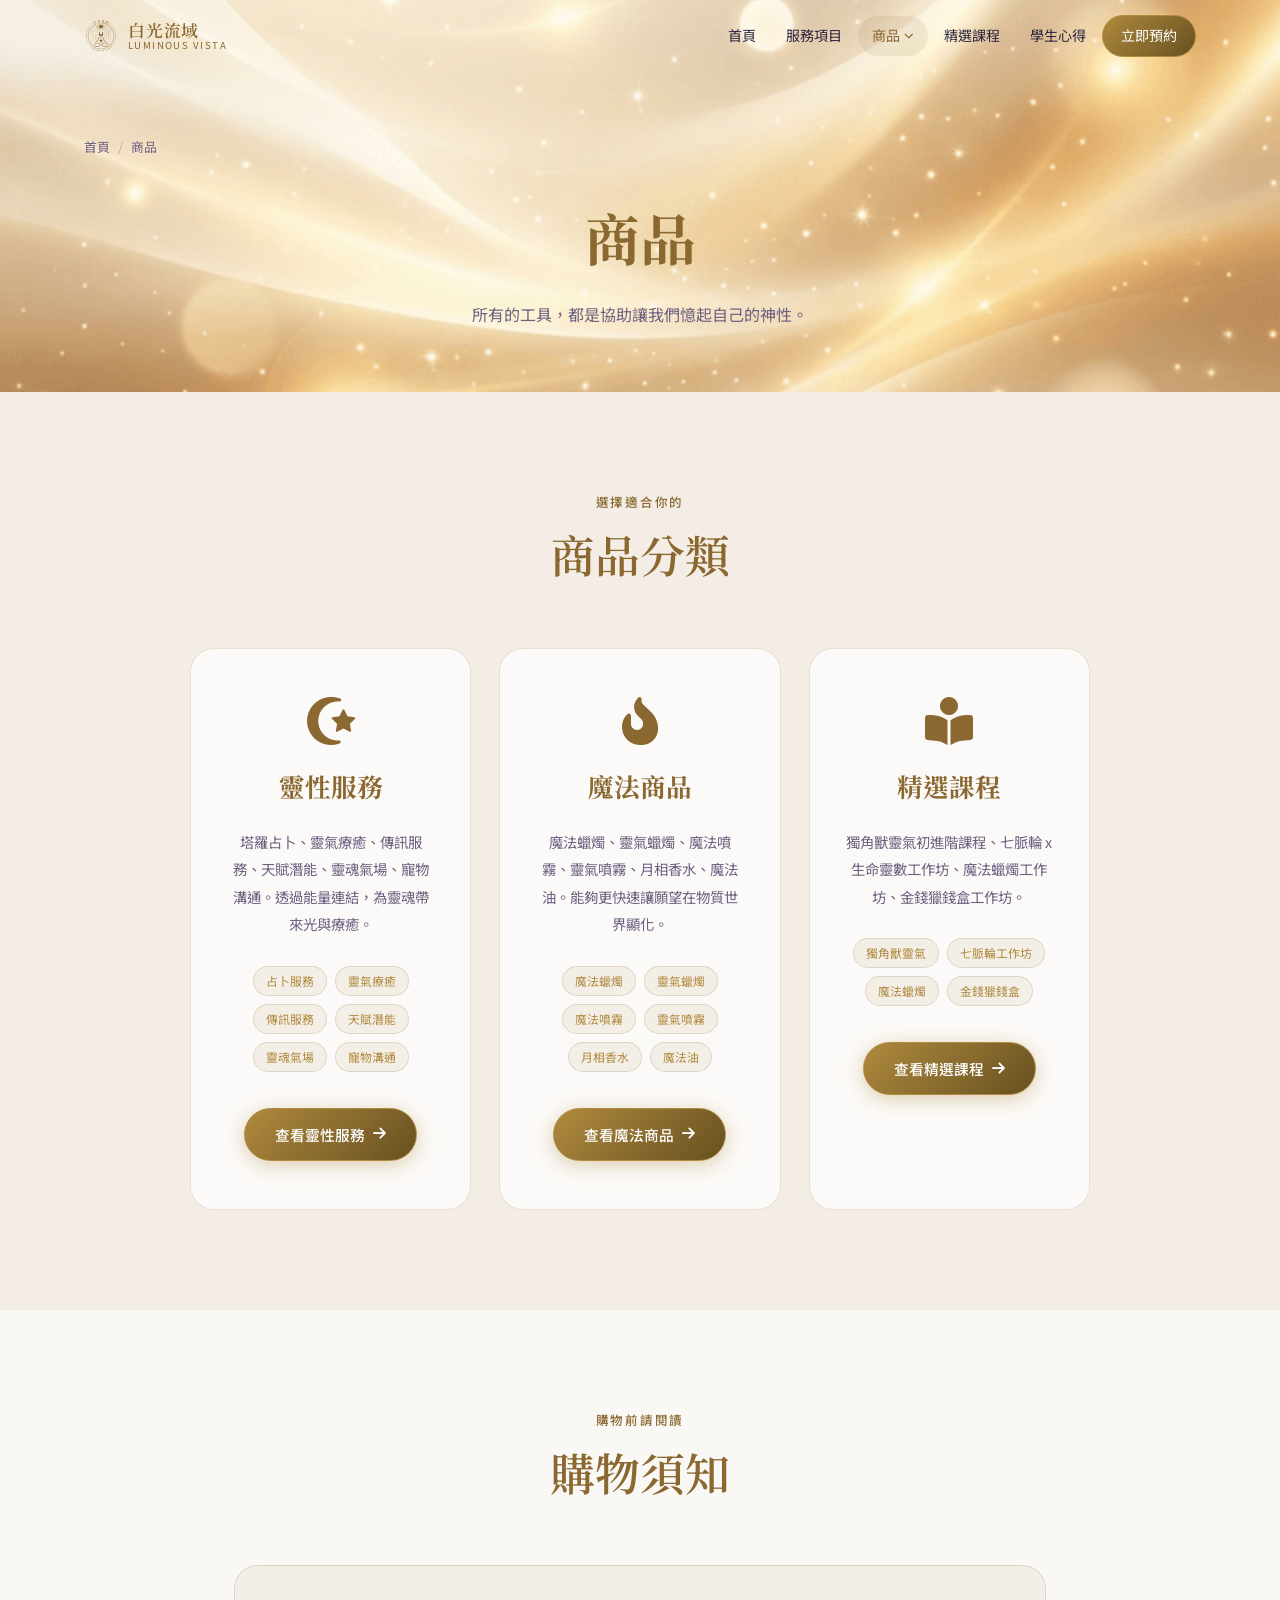
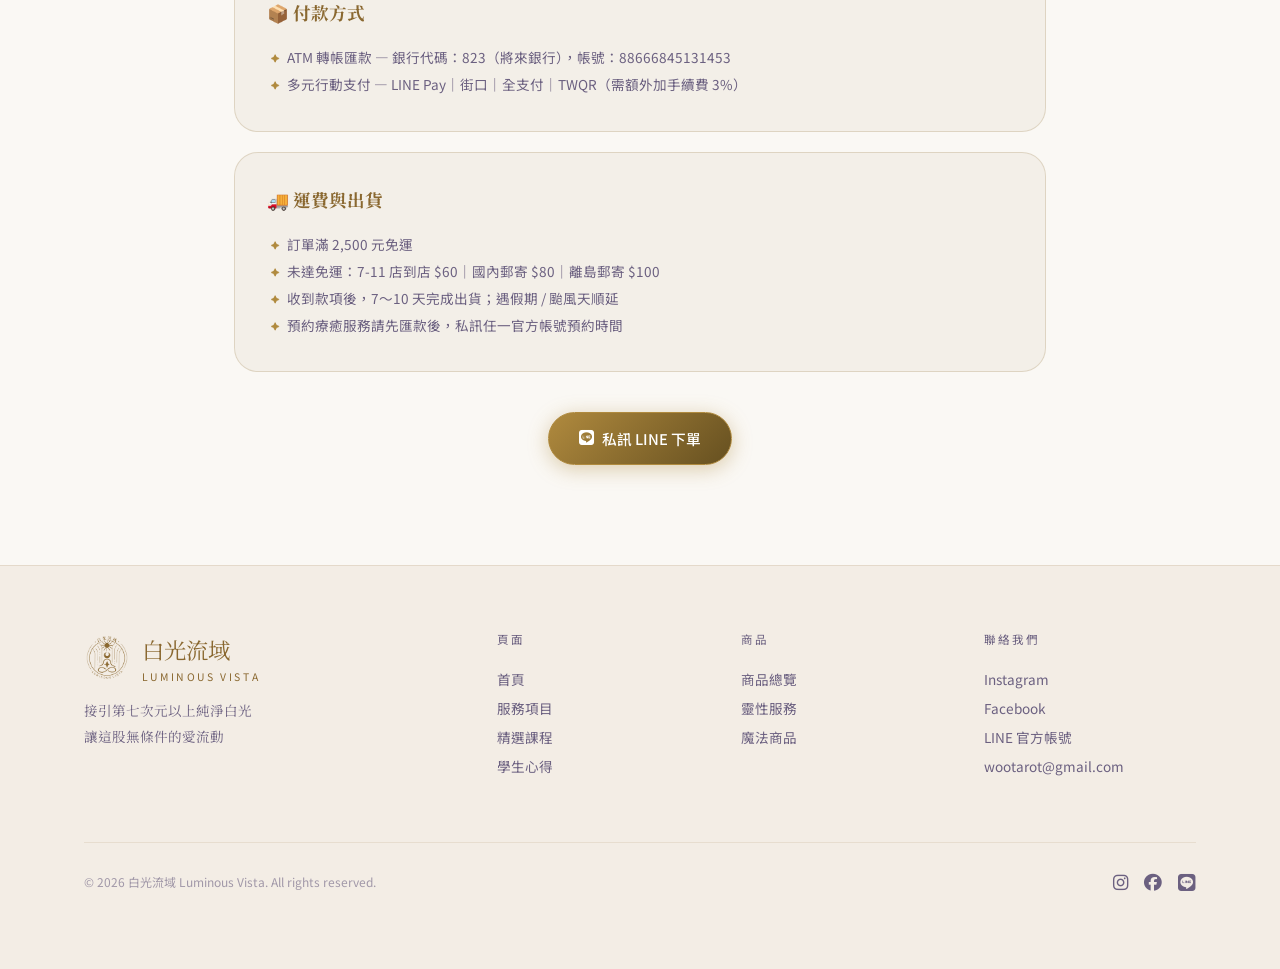
<file: products.html>
<!DOCTYPE html>
<html lang="zh-TW">
<head>
  <meta charset="UTF-8" />
  <meta name="viewport" content="width=device-width, initial-scale=1.0" />
  <title>商品 | 白光流域 Luminous Vista</title>
  <link rel="icon" href="assets/images/Logo.png" />
  <meta name="description" content="白光流域商品總覽：靈性服務（塔羅占卜、靈氣療癒）、魔法商品（蠟燭、噴霧、香水）、精選靈性課程。" />
  <meta name="robots" content="index, follow" />
  <link rel="canonical" href="https://luminous-vista.netlify.app/products.html" />
  <meta property="og:title" content="商品 | 白光流域 Luminous Vista" />
  <meta property="og:description" content="靈性服務、魔法商品、精選課程 — 白光流域完整商品目錄。" />
  <meta property="og:image" content="https://luminous-vista.netlify.app/assets/images/og-products.png" />
  <link rel="preconnect" href="https://fonts.googleapis.com" />
  <link rel="preconnect" href="https://fonts.gstatic.com" crossorigin />
  <link href="https://fonts.googleapis.com/css2?family=Noto+Serif+TC:wght@300;400;600;700&family=Noto+Sans+TC:wght@300;400;500&display=swap" rel="stylesheet" />
  <link rel="stylesheet" href="https://cdnjs.cloudflare.com/ajax/libs/font-awesome/6.5.1/css/all.min.css" />
  <link rel="stylesheet" href="assets/css/style.css" />

  <!-- Google tag (gtag.js) -->
  <script async src="https://www.googletagmanager.com/gtag/js?id=G-SXFB5J3LVD"></script>
  <script>
    window.dataLayer = window.dataLayer || [];
    function gtag(){dataLayer.push(arguments);}
    gtag('js', new Date());

    gtag('config', 'G-SXFB5J3LVD');
  </script>
</head>
<body>

<div id="navbar-placeholder"></div>

<!-- PAGE HERO -->
<div class="page-hero">
  <div class="page-hero__bg"></div>
  <div class="container page-hero__content">
    <div class="breadcrumb"><a href="index.html">首頁</a><span class="breadcrumb__sep">/</span><span>商品</span></div>
    <h1 class="page-hero__title">商品</h1>
    <p class="page-hero__sub">所有的工具，都是協助讓我們憶起自己的神性。</p>
  </div>
</div>

<!-- CATEGORIES -->
<section class="section" style="background:var(--clr-bg-soft);">
  <div class="container">
    <div class="section__header">
      <p class="section__eyebrow">選擇適合你的</p>
      <h2 class="section__title">商品分類</h2>
    </div>
    <div class="services__grid" style="max-width:900px;margin-inline:auto;">

      <a href="products-spiritual.html" class="category-card reveal" style="cursor:pointer;">
        <i class="fa-solid fa-star-and-crescent category-card__icon"></i>
        <h2 class="category-card__title">靈性服務</h2>
        <p class="category-card__body">
          塔羅占卜、靈氣療癒、傳訊服務、天賦潛能、靈魂氣場、寵物溝通。透過能量連結，為靈魂帶來光與療癒。
        </p>
        <div class="team-card__tags" style="justify-content:center;margin-top:8px;">
          <span class="tag">占卜服務</span><span class="tag">靈氣療癒</span>
          <span class="tag">傳訊服務</span><span class="tag">天賦潛能</span>
          <span class="tag">靈魂氣場</span><span class="tag">寵物溝通</span>
        </div>
        <span class="btn btn--primary" style="margin-top:16px;">查看靈性服務 <i class="fa-solid fa-arrow-right"></i></span>
      </a>

      <a href="products-magic.html" class="category-card reveal" style="cursor:pointer;">
        <i class="fa-solid fa-fire-flame-curved category-card__icon"></i>
        <h2 class="category-card__title">魔法商品</h2>
        <p class="category-card__body">
          魔法蠟燭、靈氣蠟燭、魔法噴霧、靈氣噴霧、月相香水、魔法油。能夠更快速讓願望在物質世界顯化。
        </p>
        <div class="team-card__tags" style="justify-content:center;margin-top:8px;">
          <span class="tag">魔法蠟燭</span><span class="tag">靈氣蠟燭</span>
          <span class="tag">魔法噴霧</span><span class="tag">靈氣噴霧</span>
          <span class="tag">月相香水</span><span class="tag">魔法油</span>
        </div>
        <span class="btn btn--primary" style="margin-top:16px;">查看魔法商品 <i class="fa-solid fa-arrow-right"></i></span>
      </a>

      <a href="courses.html" class="category-card reveal" style="cursor:pointer;">
        <i class="fa-solid fa-book-open-reader category-card__icon"></i>
        <h2 class="category-card__title">精選課程</h2>
        <p class="category-card__body">
          獨角獸靈氣初進階課程、七脈輪 x 生命靈數工作坊、魔法蠟燭工作坊、金錢獵錢盒工作坊。
        </p>
        <div class="team-card__tags" style="justify-content:center;margin-top:8px;">
          <span class="tag">獨角獸靈氣</span><span class="tag">七脈輪工作坊</span>
          <span class="tag">魔法蠟燭</span><span class="tag">金錢獵錢盒</span>
        </div>
        <span class="btn btn--primary" style="margin-top:16px;">查看精選課程 <i class="fa-solid fa-arrow-right"></i></span>
      </a>

    </div>
  </div>
</section>

<!-- PURCHASE NOTES -->
<section class="section" style="background:var(--clr-bg);">
  <div class="container" style="max-width:860px;">
    <div class="section__header">
      <p class="section__eyebrow">購物前請閱讀</p>
      <h2 class="section__title">購物須知</h2>
    </div>
    <div class="info-box reveal">
      <h3 class="info-box__title">📦 付款方式</h3>
      <div class="info-box__body">
        <ul>
          <li>ATM 轉帳匯款 — 銀行代碼：823（將來銀行），帳號：88666845131453</li>
          <li>多元行動支付 — LINE Pay｜街口｜全支付｜TWQR（需額外加手續費 3%）</li>
        </ul>
      </div>
    </div>
    <div class="info-box reveal" style="margin-top:20px;">
      <h3 class="info-box__title">🚚 運費與出貨</h3>
      <div class="info-box__body">
        <ul>
          <li>訂單滿 2,500 元免運</li>
          <li>未達免運：7-11 店到店 $60｜國內郵寄 $80｜離島郵寄 $100</li>
          <li>收到款項後，7～10 天完成出貨；遇假期 / 颱風天順延</li>
          <li>預約療癒服務請先匯款後，私訊任一官方帳號預約時間</li>
        </ul>
      </div>
    </div>
    <div style="text-align:center;margin-top:40px;">
      <a href="https://line.me/R/ti/p/@tye7794w" target="_blank" rel="noopener" class="btn btn--primary">
        <i class="fa-brands fa-line"></i> 私訊 LINE 下單
      </a>
    </div>
  </div>
</section>

<div id="footer-placeholder"></div>
<script src="assets/js/components.js"></script>
</body>
</html>
</file>
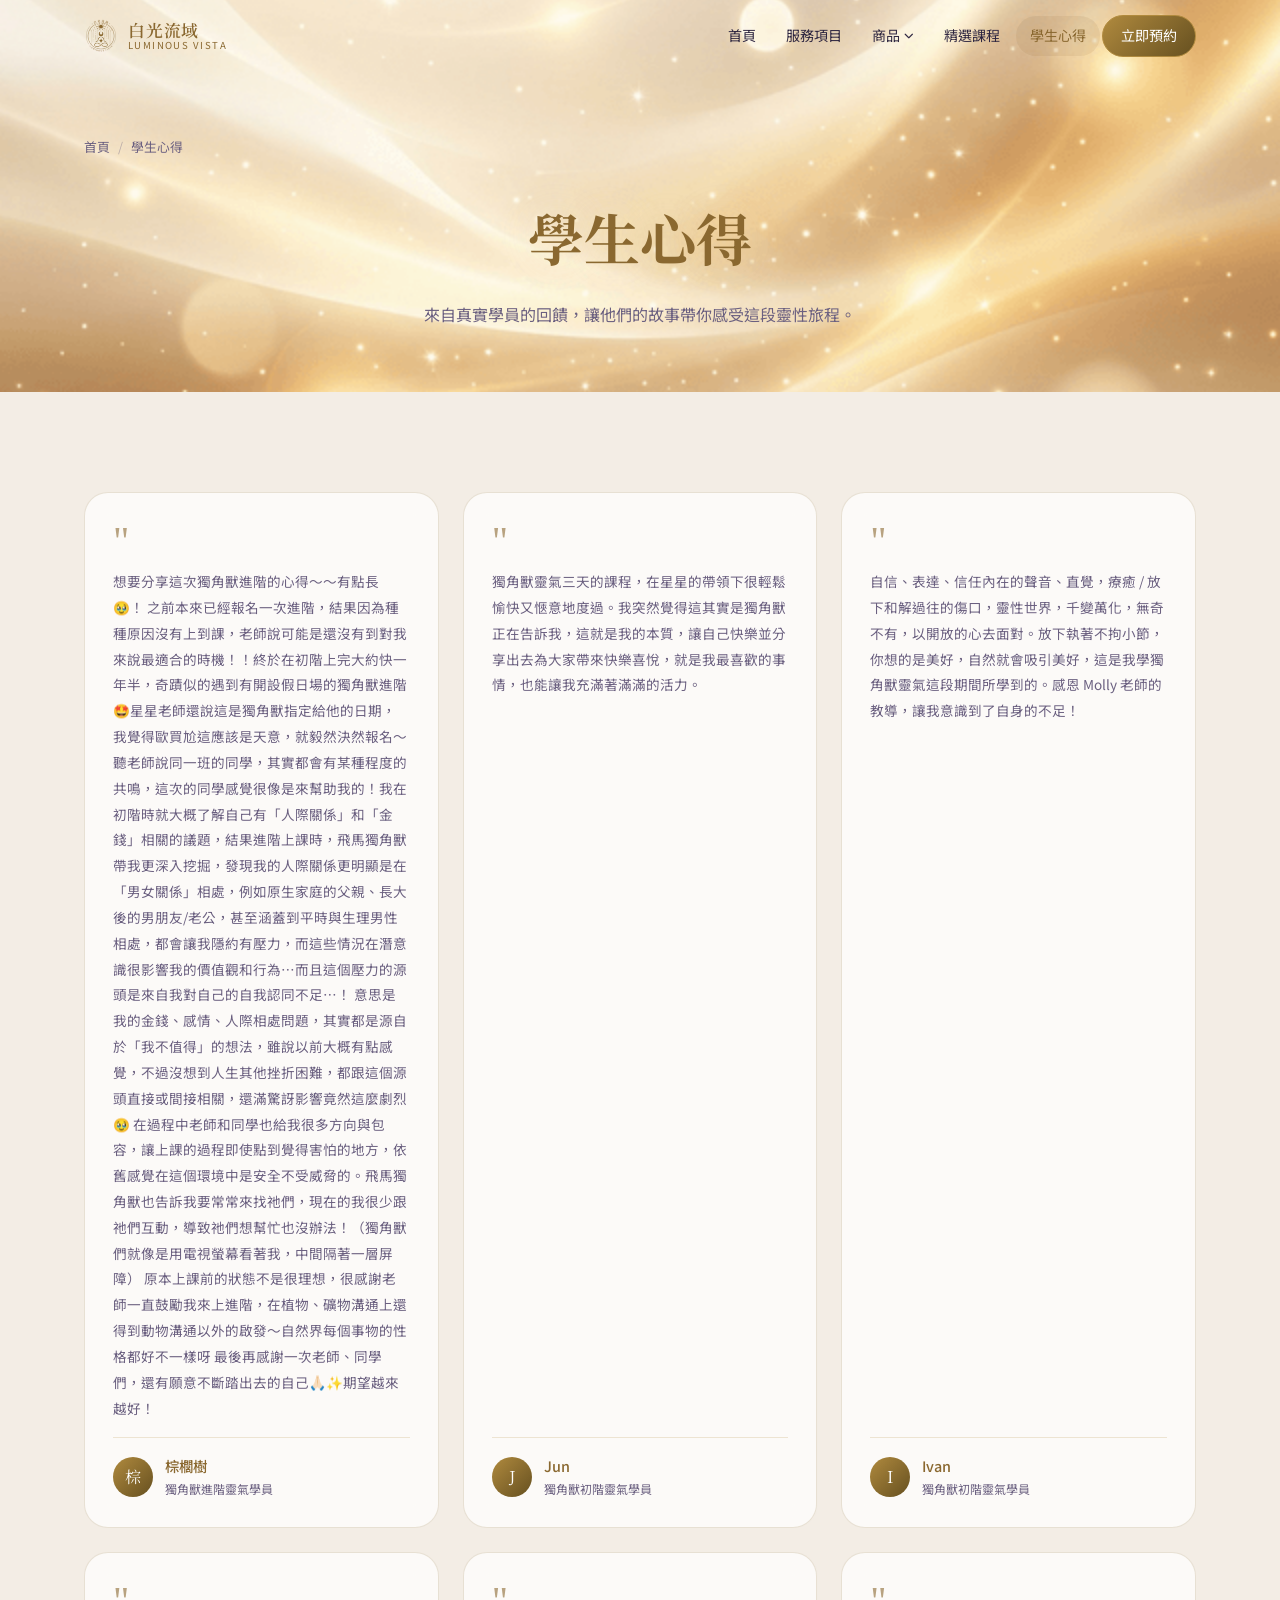
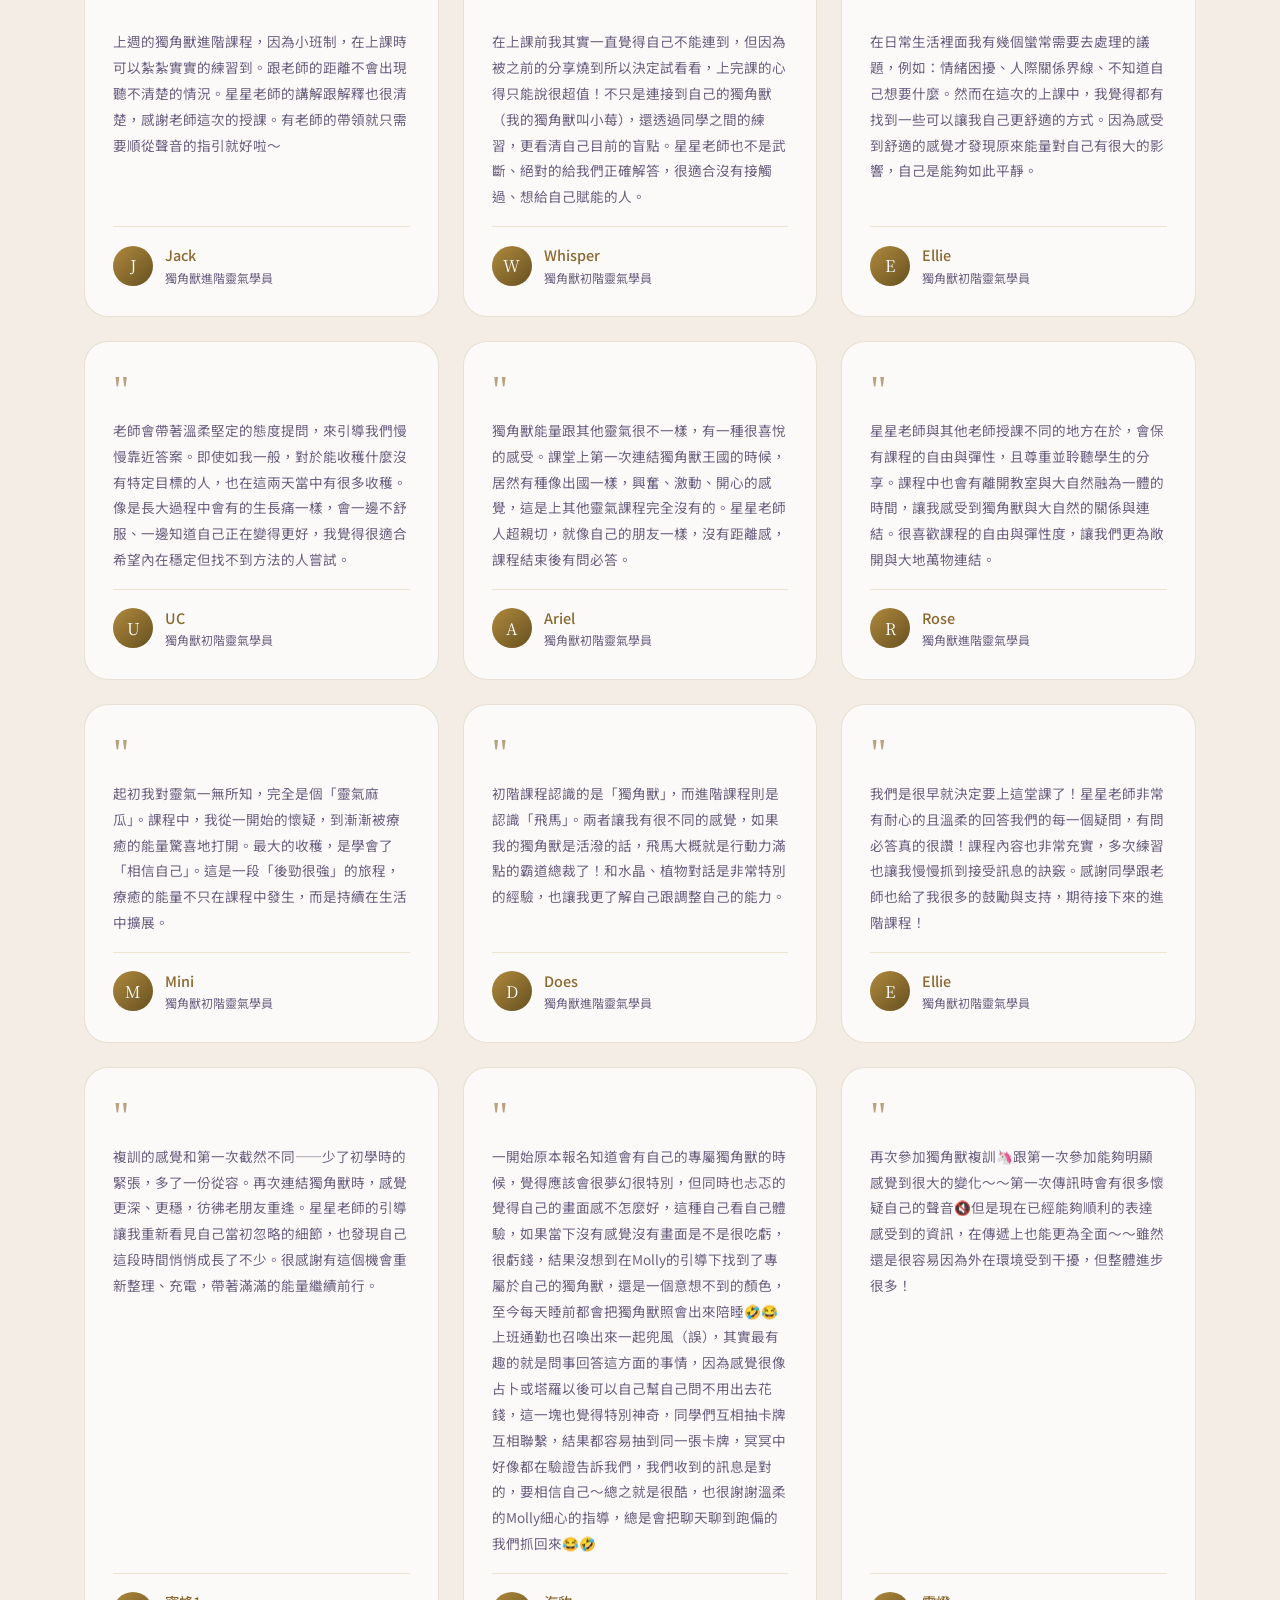
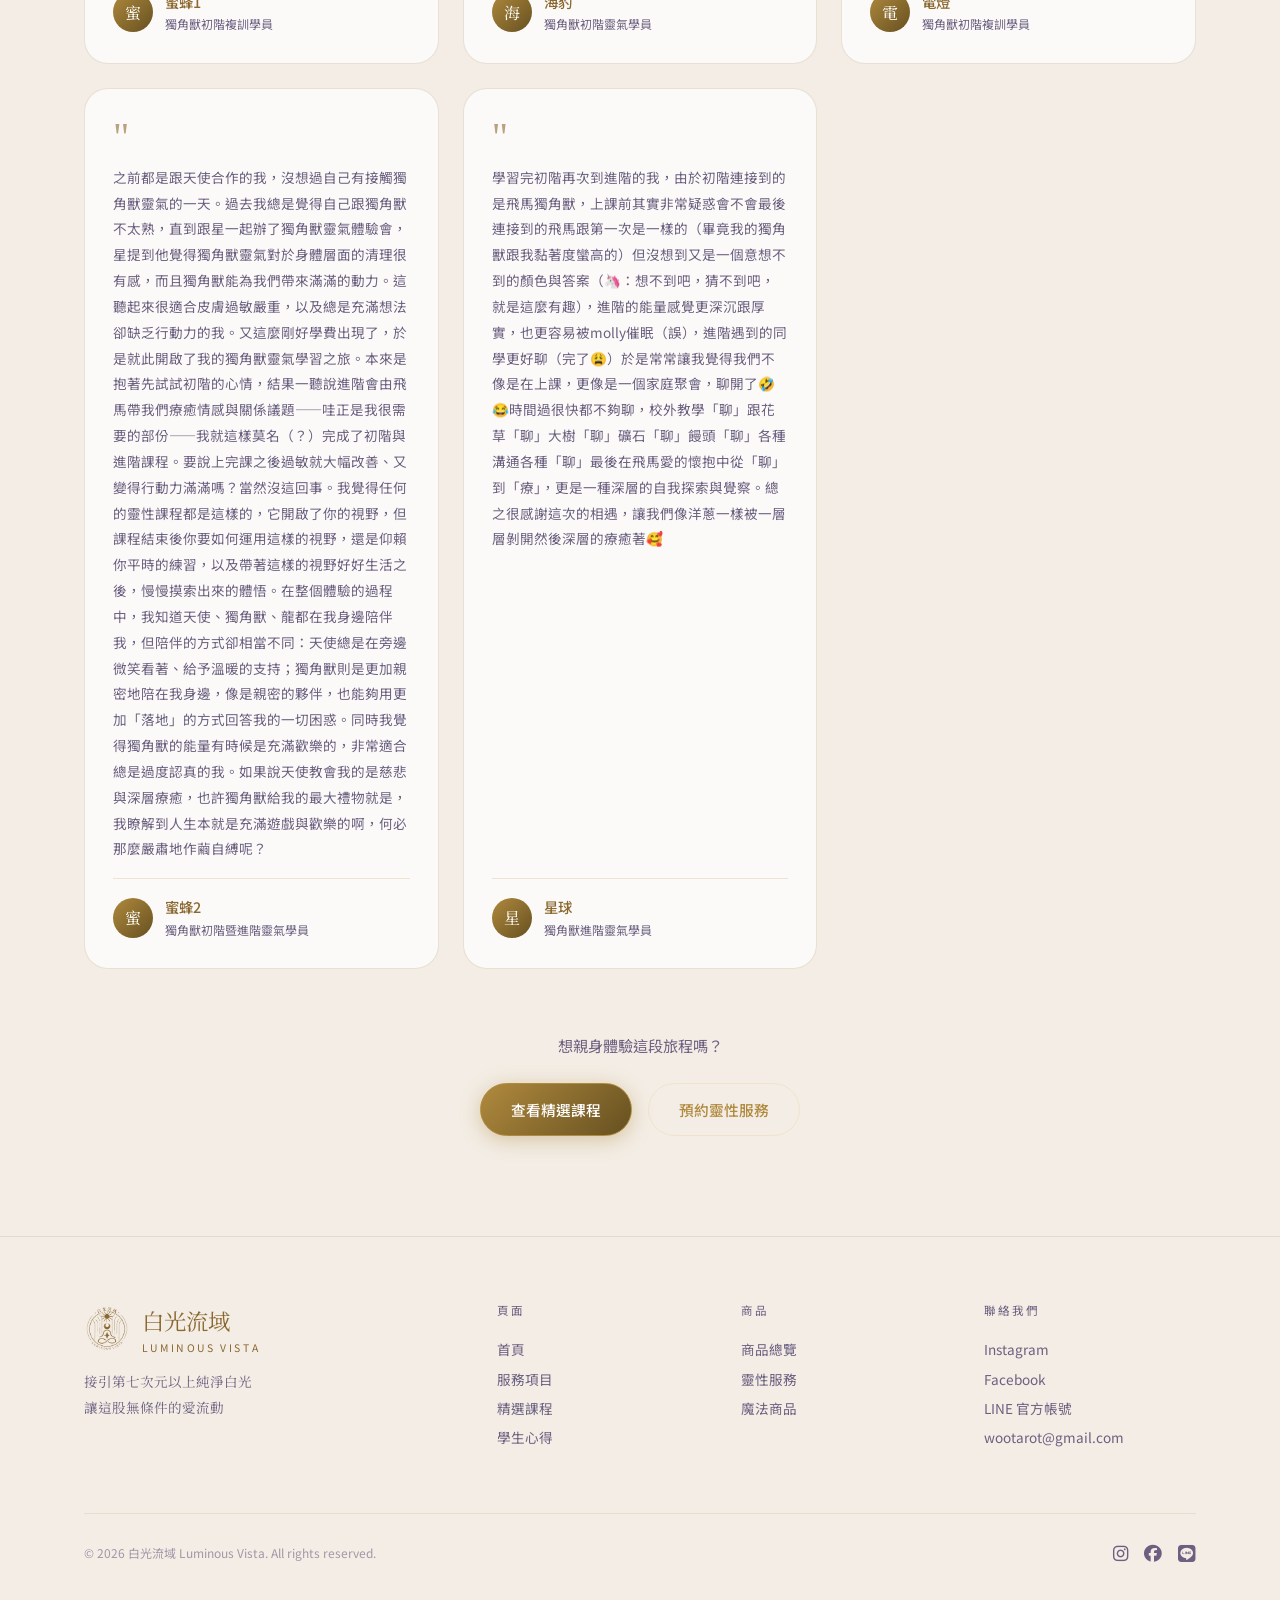
<file: reviews.html>
<!DOCTYPE html>
<html lang="zh-TW">
<head>
  <meta charset="UTF-8" />
  <meta name="viewport" content="width=device-width, initial-scale=1.0" />
  <title>學生心得 | 白光流域 Luminous Vista</title>
  <link rel="icon" href="assets/images/Logo.png" />
  <meta name="description" content="白光流域學生真實心得：獨角獸初階、進階靈氣學員的課程回饋。看看他們在靈性旅程中的收穫與轉變。" />
  <meta name="robots" content="index, follow" />
  <link rel="canonical" href="https://luminous-vista.netlify.app/reviews.html" />
  <meta property="og:title" content="學生心得 | 白光流域 Luminous Vista" />
  <meta property="og:description" content="真實學員回饋：獨角獸靈氣初階、進階課程心得分享。" />
  <meta property="og:image" content="https://luminous-vista.netlify.app/assets/images/hero.png" />
  <link rel="preconnect" href="https://fonts.googleapis.com" />
  <link rel="preconnect" href="https://fonts.gstatic.com" crossorigin />
  <link href="https://fonts.googleapis.com/css2?family=Noto+Serif+TC:wght@300;400;600;700&family=Noto+Sans+TC:wght@300;400;500&display=swap" rel="stylesheet" />
  <link rel="stylesheet" href="https://cdnjs.cloudflare.com/ajax/libs/font-awesome/6.5.1/css/all.min.css" />
  <link rel="stylesheet" href="assets/css/style.css" />

  <!-- Google tag (gtag.js) -->
  <script async src="https://www.googletagmanager.com/gtag/js?id=G-SXFB5J3LVD"></script>
  <script>
    window.dataLayer = window.dataLayer || [];
    function gtag(){dataLayer.push(arguments);}
    gtag('js', new Date());

    gtag('config', 'G-SXFB5J3LVD');
  </script>
</head>
<body>

<div id="navbar-placeholder"></div>

<!-- PAGE HERO -->
<div class="page-hero">
  <div class="page-hero__bg"></div>
  <div class="container page-hero__content">
    <div class="breadcrumb"><a href="index.html">首頁</a><span class="breadcrumb__sep">/</span><span>學生心得</span></div>
    <h1 class="page-hero__title">學生心得</h1>
    <p class="page-hero__sub">來自真實學員的回饋，讓他們的故事帶你感受這段靈性旅程。</p>
  </div>
</div>

<!-- REVIEWS -->
<section class="section" style="background:var(--clr-bg-soft);">
  <div class="container">
    <div class="reviews-grid" id="reviews-placeholder">
      <!-- Reviews will be injected here dynamically by components.js -->
    </div>

    <!-- CTA -->
    <div style="text-align:center;margin-top:64px;">
      <p style="color:var(--clr-text-muted);font-size:0.95rem;margin-bottom:24px;">想親身體驗這段旅程嗎？</p>
      <div style="display:flex;gap:16px;justify-content:center;flex-wrap:wrap;">
        <a href="courses.html" class="btn btn--primary">查看精選課程</a>
        <a href="products-spiritual.html" class="btn btn--ghost">預約靈性服務</a>
      </div>
    </div>
  </div>
</section>

<div id="footer-placeholder"></div>
<script src="assets/js/data/reviews.js"></script>
<script src="assets/js/components.js"></script>
</body>
</html>
</file>
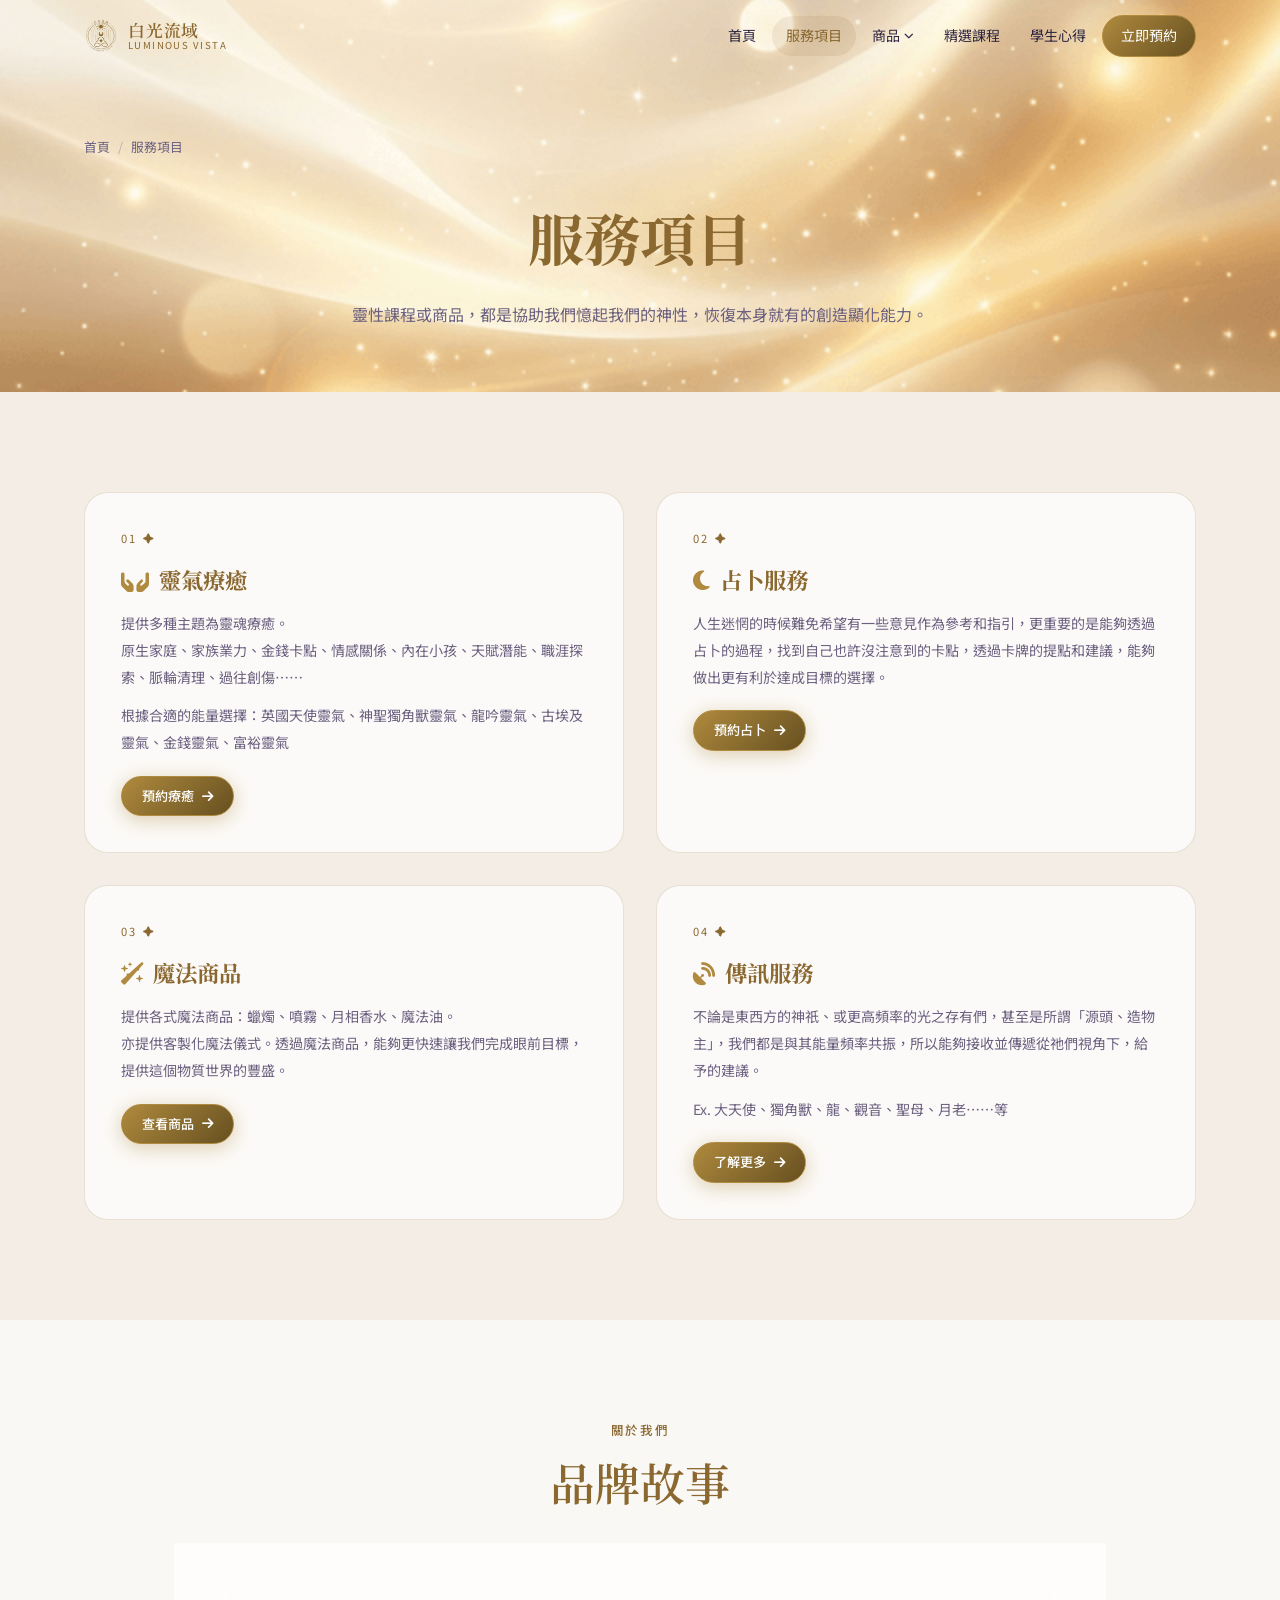
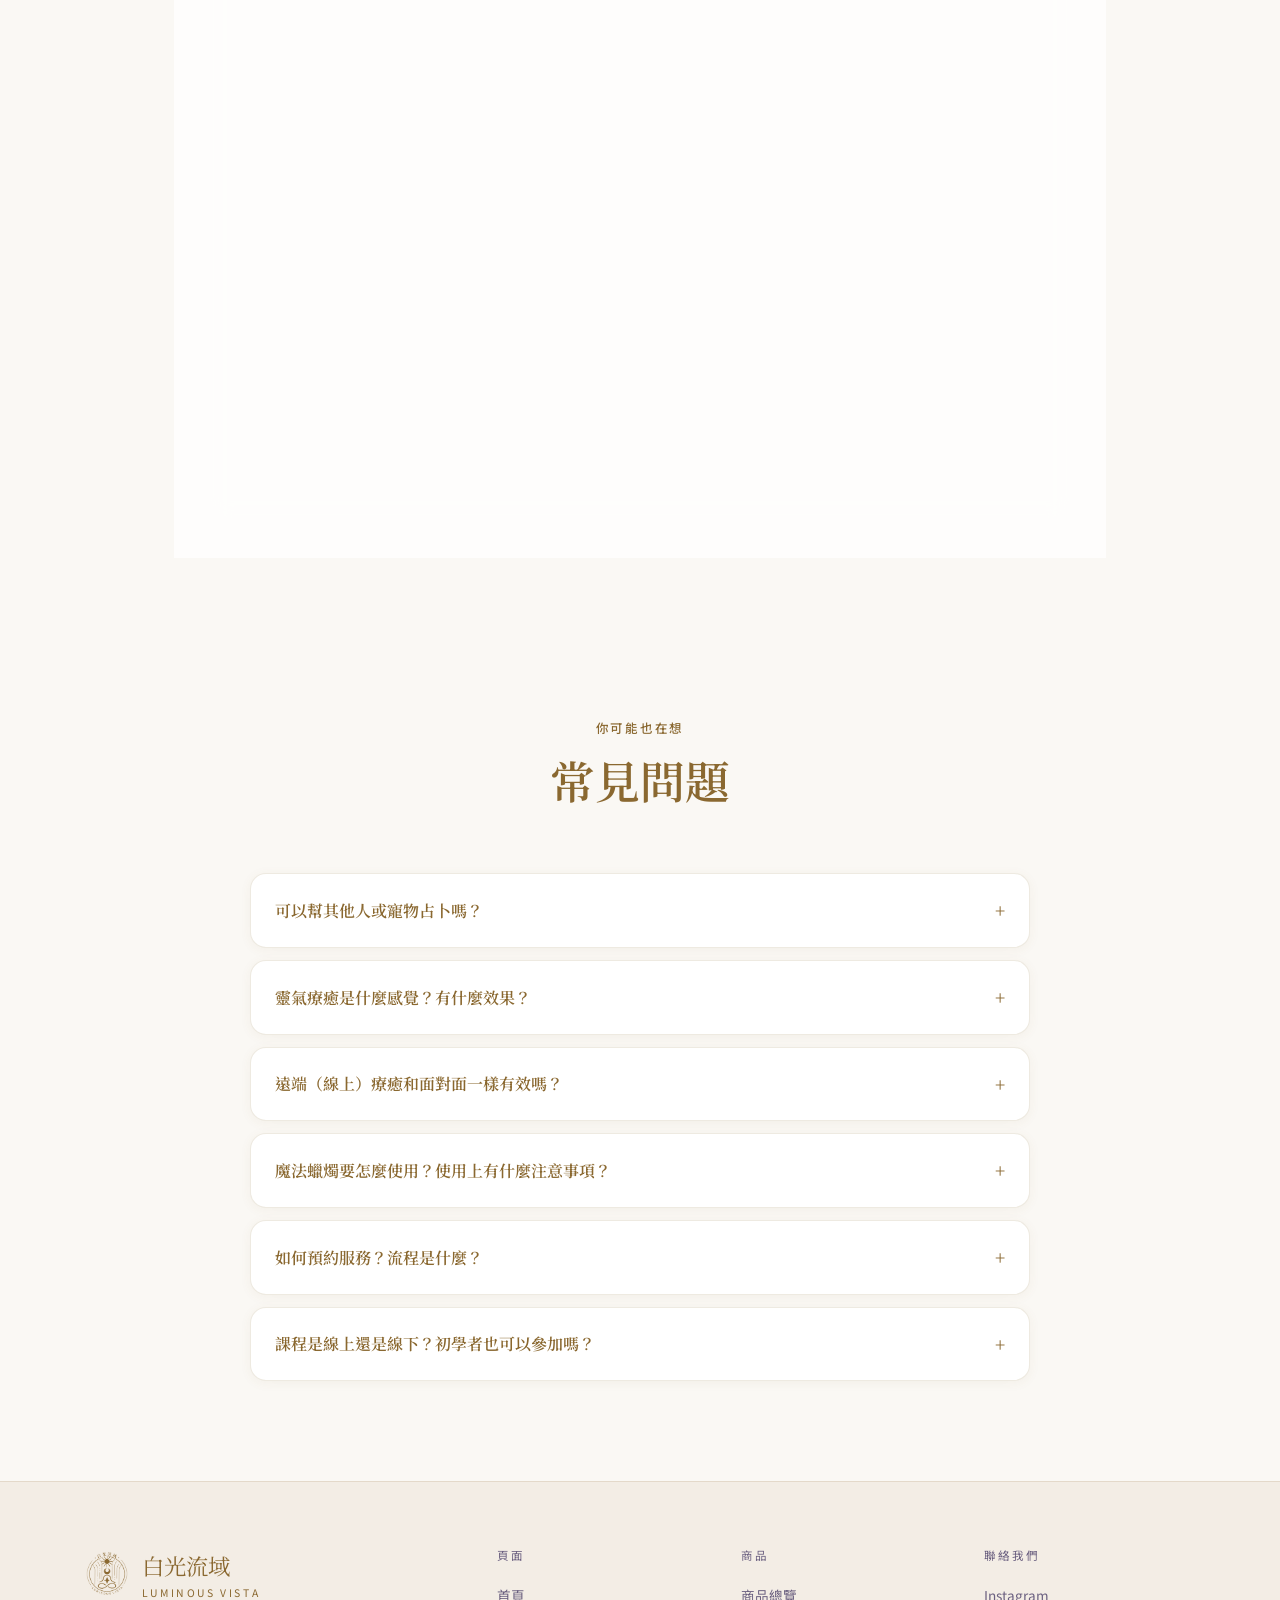
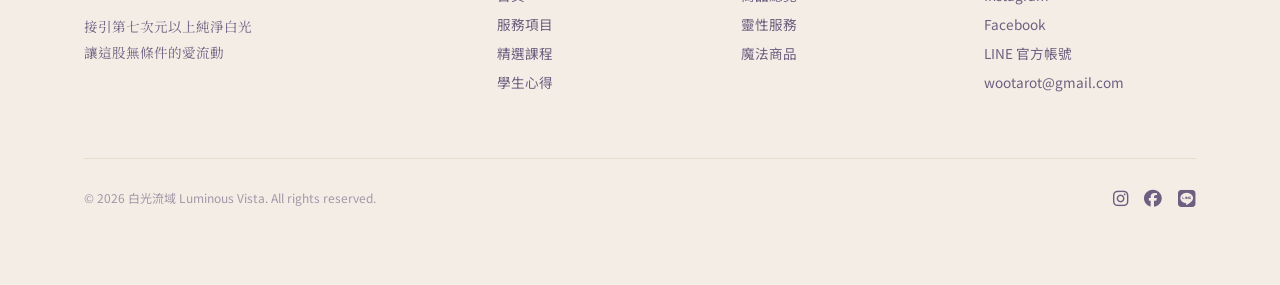
<file: services.html>
<!DOCTYPE html>
<html lang="zh-TW">
<head>
  <meta charset="UTF-8" />
  <meta name="viewport" content="width=device-width, initial-scale=1.0" />
  <title>服務項目 | 白光流域 Luminous Vista</title>
  <link rel="icon" href="assets/images/Logo.png" />
  <meta name="description" content="白光流域提供靈氣療癒、塔羅占卜、魔法商品、傳訊服務。多種主題療癒靈魂，接引純淨白光能量。" />
  <meta name="robots" content="index, follow" />
  <link rel="canonical" href="https://luminous-vista.netlify.app/services.html" />
  <meta property="og:title" content="服務項目 | 白光流域 Luminous Vista" />
  <meta property="og:description" content="靈氣療癒、塔羅占卜、魔法商品、傳訊服務 — 白光流域全方位靈性服務。" />
  <meta property="og:image" content="https://luminous-vista.netlify.app/assets/images/og-services.png" />
  <link rel="preconnect" href="https://fonts.googleapis.com" />
  <link rel="preconnect" href="https://fonts.gstatic.com" crossorigin />
  <link href="https://fonts.googleapis.com/css2?family=Noto+Serif+TC:wght@300;400;600;700&family=Noto+Sans+TC:wght@300;400;500&display=swap" rel="stylesheet" />
  <link rel="stylesheet" href="https://cdnjs.cloudflare.com/ajax/libs/font-awesome/6.5.1/css/all.min.css" />
  <link rel="stylesheet" href="assets/css/style.css" />

  <!-- Google tag (gtag.js) -->
  <script async src="https://www.googletagmanager.com/gtag/js?id=G-SXFB5J3LVD"></script>
  <script>
    window.dataLayer = window.dataLayer || [];
    function gtag(){dataLayer.push(arguments);}
    gtag('js', new Date());

    gtag('config', 'G-SXFB5J3LVD');
  </script>
</head>
<body>

<div id="navbar-placeholder"></div>

<!-- PAGE HERO -->
<div class="page-hero">
  <div class="page-hero__bg"></div>
  <div class="container page-hero__content">
    <div class="breadcrumb"><a href="index.html">首頁</a><span class="breadcrumb__sep">/</span><span>服務項目</span></div>
    <h1 class="page-hero__title">服務項目</h1>
    <p class="page-hero__sub">靈性課程或商品，都是協助我們憶起我們的神性，恢復本身就有的創造顯化能力。</p>
  </div>
</div>

<!-- SERVICES DETAIL -->
<section class="section" style="background:var(--clr-bg-soft);">
  <div class="container">
    <div class="services-grid">

      <article class="service-item reveal" id="reiki">
        <p class="service-item__num">01 ✦</p>
        <h2 class="service-item__title"><i class="fa-solid fa-hands-holding" style="color:var(--clr-accent-lt);margin-right:10px;"></i>靈氣療癒</h2>
        <p class="service-item__body">
          提供多種主題為靈魂療癒。<br/>
          原生家庭、家族業力、金錢卡點、情感關係、內在小孩、天賦潛能、職涯探索、脈輪清理、過往創傷……
        </p>
        <p class="service-item__body" style="margin-top:12px;">根據合適的能量選擇：英國天使靈氣、神聖獨角獸靈氣、龍吟靈氣、古埃及靈氣、金錢靈氣、富裕靈氣</p>
        <div style="margin-top:20px;">
          <a href="products-spiritual.html#reiki" class="btn btn--primary btn--sm">預約療癒 <i class="fa-solid fa-arrow-right"></i></a>
        </div>
      </article>

      <article class="service-item reveal" id="divination">
        <p class="service-item__num">02 ✦</p>
        <h2 class="service-item__title"><i class="fa-solid fa-moon" style="color:var(--clr-accent-lt);margin-right:10px;"></i>占卜服務</h2>
        <p class="service-item__body">
          人生迷惘的時候難免希望有一些意見作為參考和指引，更重要的是能夠透過占卜的過程，找到自己也許沒注意到的卡點，透過卡牌的提點和建議，能夠做出更有利於達成目標的選擇。
        </p>
        <div style="margin-top:20px;">
          <a href="products-spiritual.html#divination" class="btn btn--primary btn--sm">預約占卜 <i class="fa-solid fa-arrow-right"></i></a>
        </div>
      </article>

      <article class="service-item reveal" id="magic">
        <p class="service-item__num">03 ✦</p>
        <h2 class="service-item__title"><i class="fa-solid fa-wand-sparkles" style="color:var(--clr-accent-lt);margin-right:10px;"></i>魔法商品</h2>
        <p class="service-item__body">
          提供各式魔法商品：蠟燭、噴霧、月相香水、魔法油。<br/>
          亦提供客製化魔法儀式。透過魔法商品，能夠更快速讓我們完成眼前目標，提供這個物質世界的豐盛。
        </p>
        <div style="margin-top:20px;">
          <a href="products-magic.html" class="btn btn--primary btn--sm">查看商品 <i class="fa-solid fa-arrow-right"></i></a>
        </div>
      </article>

      <article class="service-item reveal" id="channeling">
        <p class="service-item__num">04 ✦</p>
        <h2 class="service-item__title"><i class="fa-solid fa-satellite-dish" style="color:var(--clr-accent-lt);margin-right:10px;"></i>傳訊服務</h2>
        <p class="service-item__body">
          不論是東西方的神祇、或更高頻率的光之存有們，甚至是所謂「源頭、造物主」，我們都是與其能量頻率共振，所以能夠接收並傳遞從祂們視角下，給予的建議。
        </p>
        <p class="service-item__body" style="margin-top:12px;">Ex. 大天使、獨角獸、龍、觀音、聖母、月老……等</p>
        <div style="margin-top:20px;">
          <a href="products-spiritual.html#channeling" class="btn btn--primary btn--sm">了解更多 <i class="fa-solid fa-arrow-right"></i></a>
        </div>
      </article>

    </div>
  </div>
</section>

<!-- BRAND STORY -->
<section class="section" style="background:var(--clr-bg);">
  <div class="container">
    <div class="section__header">
      <p class="section__eyebrow">關於我們</p>
      <h2 class="section__title">品牌故事</h2>
    </div>
    <div class="brand-story reveal">
      <p>開始這個品牌的初衷很簡單，之前就有一個願景，「希望能夠傳遞純淨高頻的能量讓更多人體驗」，而在 2025 年感受到要進行這件事的時機已然成熟。</p>
      <p>我們靈魂投身地球都有其想體驗的劇本，而在一個一個困難與幻相中，我們慢慢累積各種經驗。在身心靈行業學習與從業的過程中，也有遇過一些怪力亂神或者過度商業化的行為，要如何從中辨認出真實，也是個挑戰。</p>
      <p>品牌名稱【白光流域】是宇宙給予的訊息，想傳達的是「我們提供的服務、商品及課程非常多樣，就像流域的幅員廣闊，而經由我們接引的白光能量會流淌覆蓋所有層面，協助我們在身心靈各層面都能得到豐盛！」</p>
      <p>創立的初衷，即是希望提供一個白光、無條件的愛的學習環境，在這裡不會有過度商業化的行為，而是真的以純淨的能量流動為主導。</p>
      <p>在這裡除了各式課程及商品之外，也會舉辦不同主題的線上線下活動，期望可以協助大家在過程中，讓自己能紮根落實穩定能量，並探索自己靈性感官的各種可能，最終拿回屬於我們的靈魂力量，身心靈合一，找到生命藍圖。</p>
      <p><em>「安住自己，拿回自己的力量！<br>先愛好自己，才有能力去愛別人」</em></p>
    </div>
  </div>
</section>

<!-- FAQ -->
<section class="section faq" aria-label="常見問題">
  <div class="container">
    <div class="section__header">
      <p class="section__eyebrow">你可能也在想</p>
      <h2 class="section__title">常見問題</h2>
    </div>
    <div class="faq__list">

      <details class="faq__item reveal">
        <summary class="faq__q">可以幫其他人或寵物占卜嗎？</summary>
        <div class="faq__a">可以的！我們提供「他人占卜」及「寵物溝通」服務。占卜時只需要提供對方的基本資訊（姓名、年紀大概範圍）即可。寵物溝通則需提供寵物照片與名字。</div>
      </details>

      <details class="faq__item reveal">
        <summary class="faq__q">靈氣療癒是什麼感覺？有什麼效果？</summary>
        <div class="faq__a">每個人的感受不同，有些人會感覺溫熱、輕盈、平靜或想哭。靈氣是透過能量引導，協助身心靈各層面的放鬆與療癒。靈性課程或商品，都是協助我們憶起我們的神性，恢復本身就有的創造顯化能力。</div>
      </details>

      <details class="faq__item reveal">
        <summary class="faq__q">遠端（線上）療癒和面對面一樣有效嗎？</summary>
        <div class="faq__a">靈氣能量不受時間與空間限制，遠端療癒的效果與面對面相同。你只需要在預約時間找一個安靜舒適的地方，放鬆躺著或坐著即可。</div>
      </details>

      <details class="faq__item reveal">
        <summary class="faq__q">魔法蠟燭要怎麼使用？使用上有什麼注意事項？</summary>
        <div class="faq__a">點燃前先靜心 1-2 分鐘，設定你的意圖與願望，再點燃蠟燭。每次點燃不超過 4 小時，熄滅時請使用蠟燭滅燭器，避免吹熄（吹熄會把能量吹散）。請在有人的情況下使用，並遠離易燃物。</div>
      </details>

      <details class="faq__item reveal">
        <summary class="faq__q">如何預約服務？流程是什麼？</summary>
        <div class="faq__a">請透過 LINE 官方帳號 @tye7794w 或 Instagram 私訊我們，告知想預約的服務項目與希望的時間。確認時間後，完成轉帳付款，即完成預約。收到款項後會再次確認並提供服務細節。</div>
      </details>

      <details class="faq__item reveal">
        <summary class="faq__q">課程是線上還是線下？初學者也可以參加嗎？</summary>
        <div class="faq__a">課程視情況提供線上或線下，報名前請確認課程說明。我們的課程歡迎任何人參加，完全沒有靈性基礎的初學者也非常適合，老師會以輕鬆友善的方式引導你。</div>
      </details>

    </div>
  </div>
</section>

<div id="footer-placeholder"></div>

<script src="assets/js/components.js"></script>
</body>
</html>
</file>
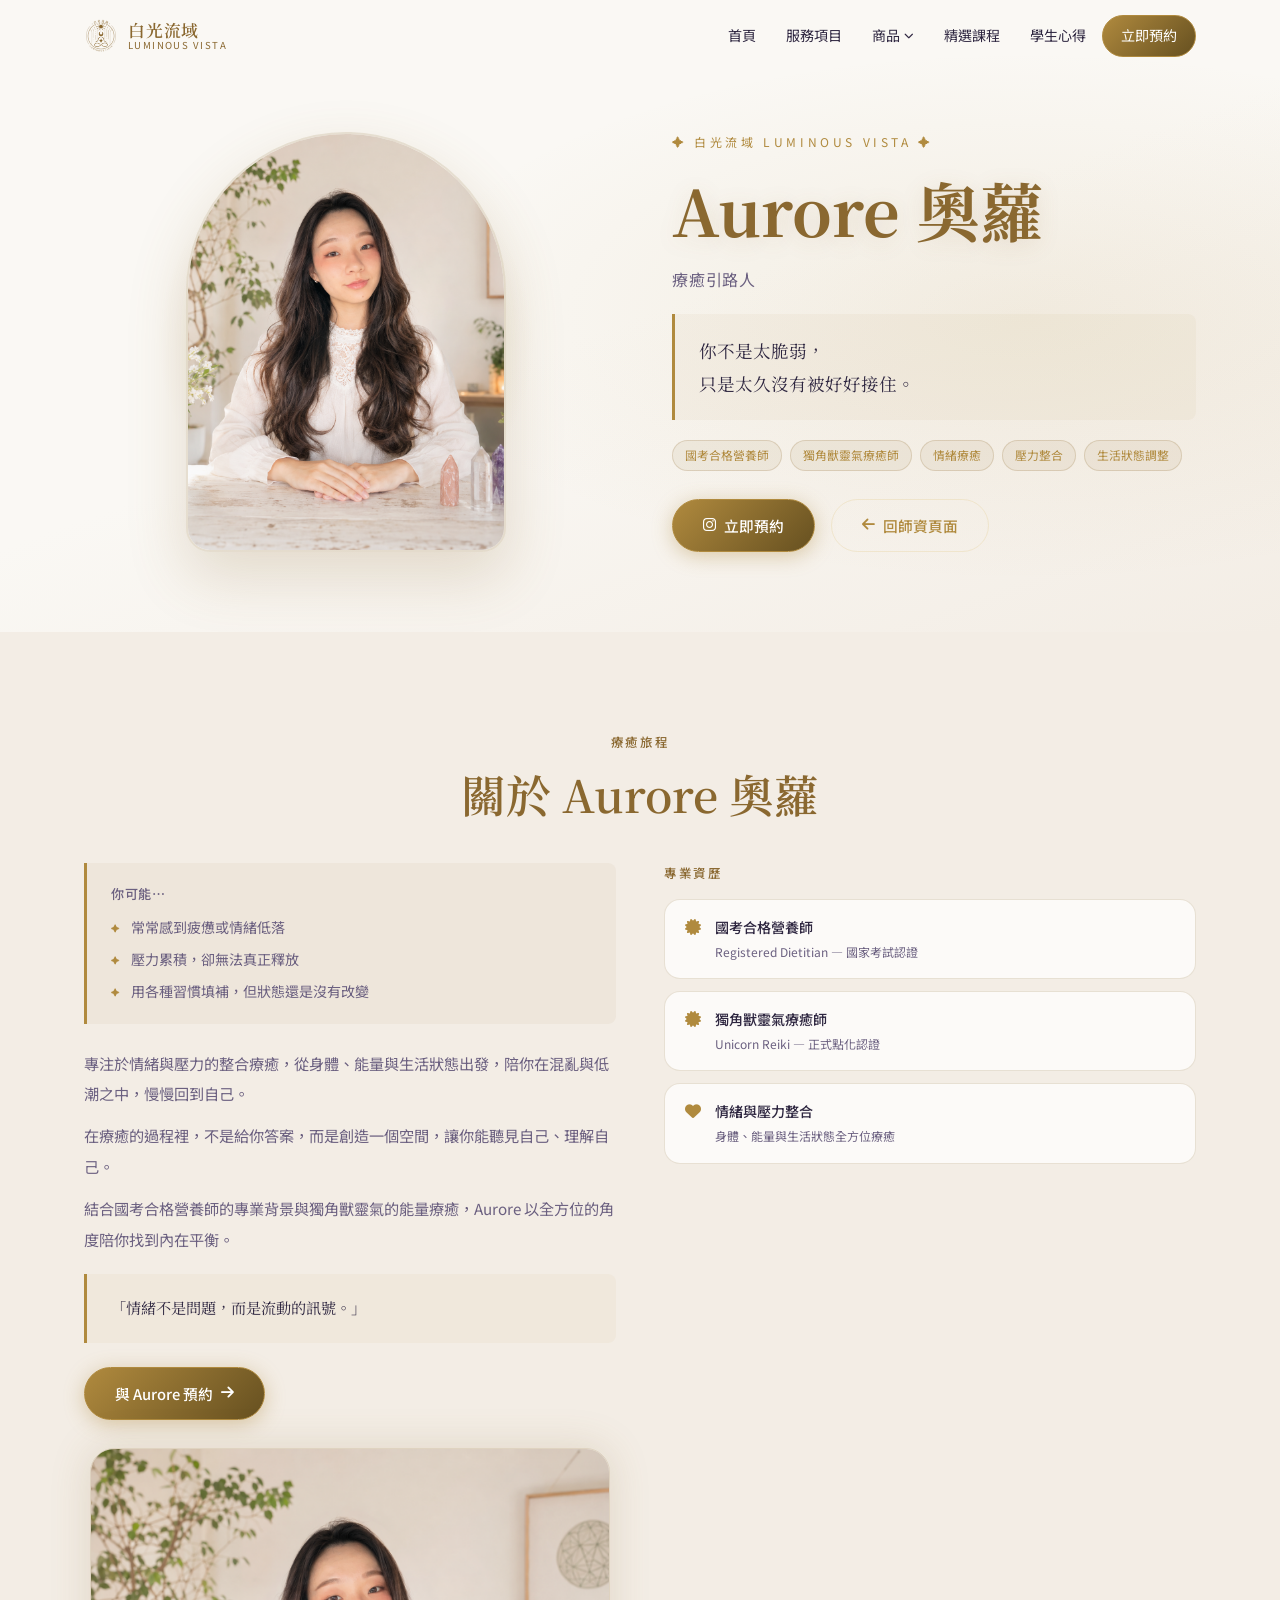
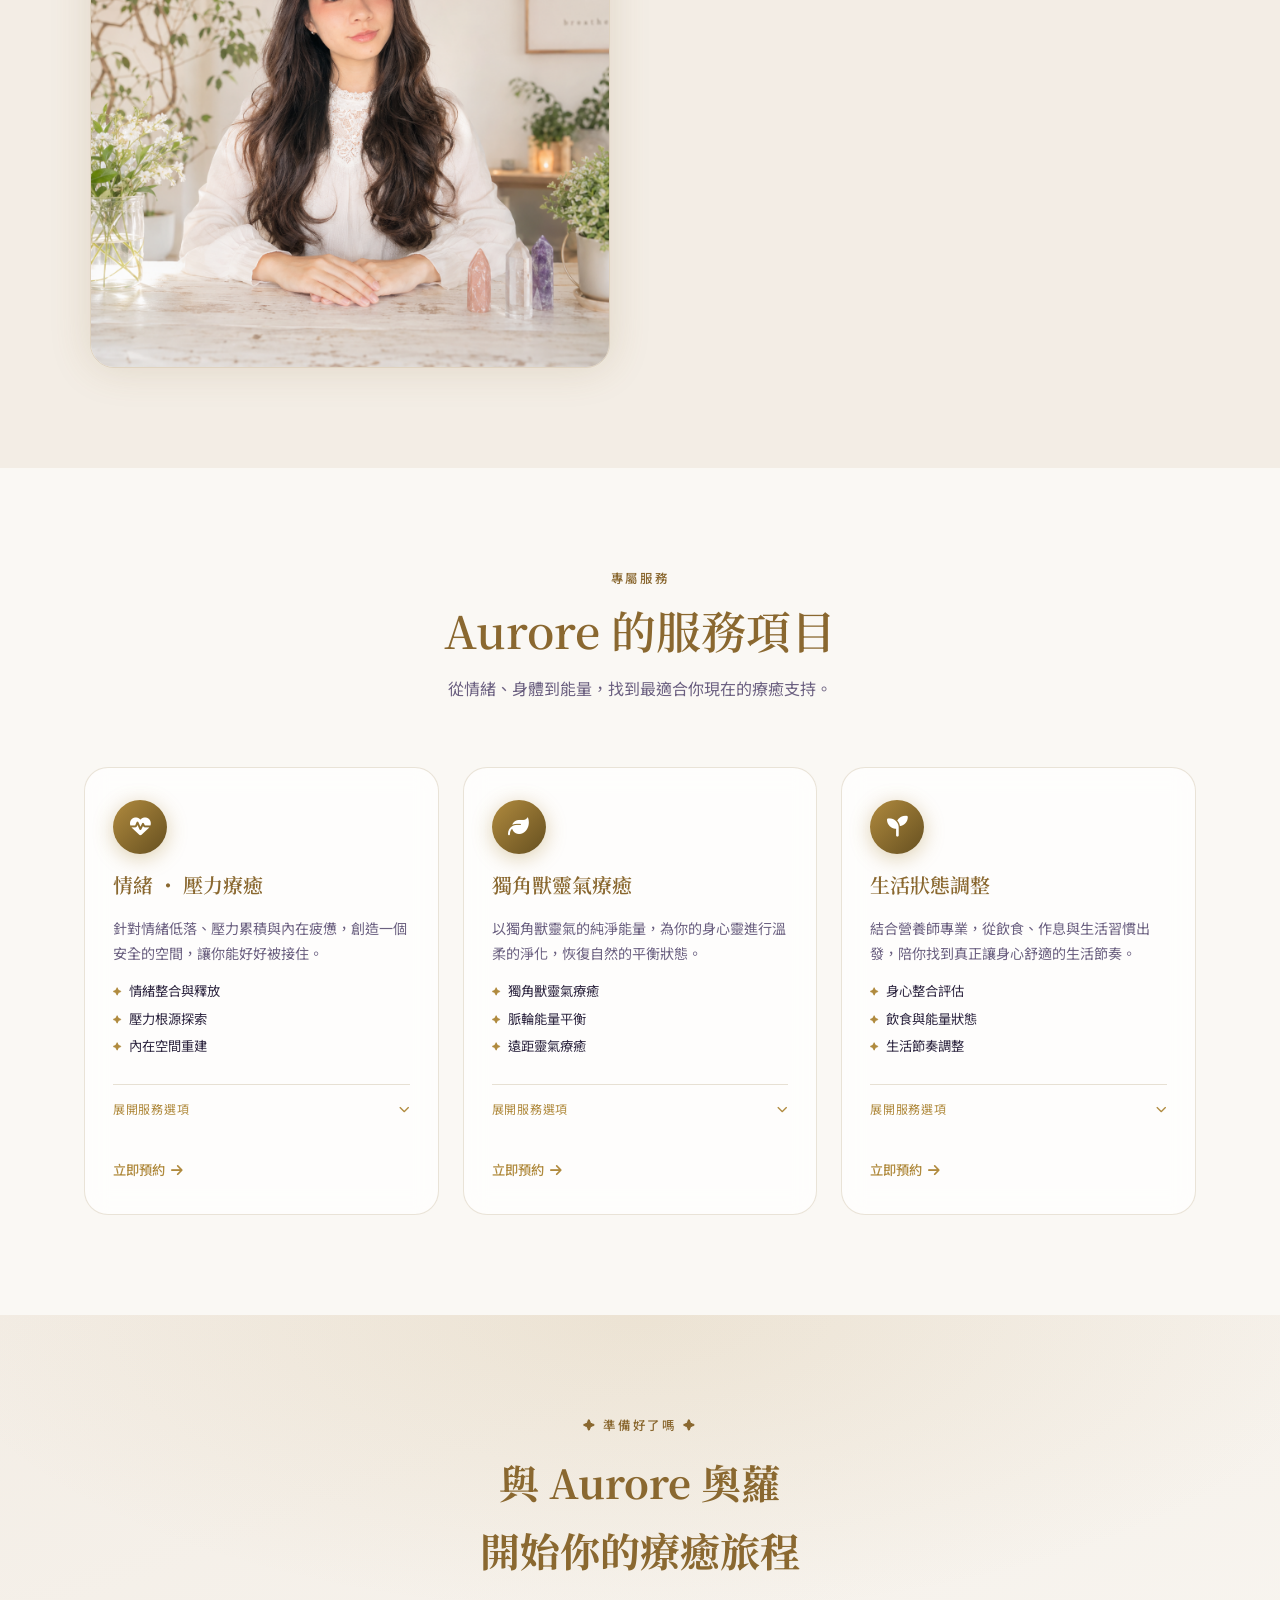
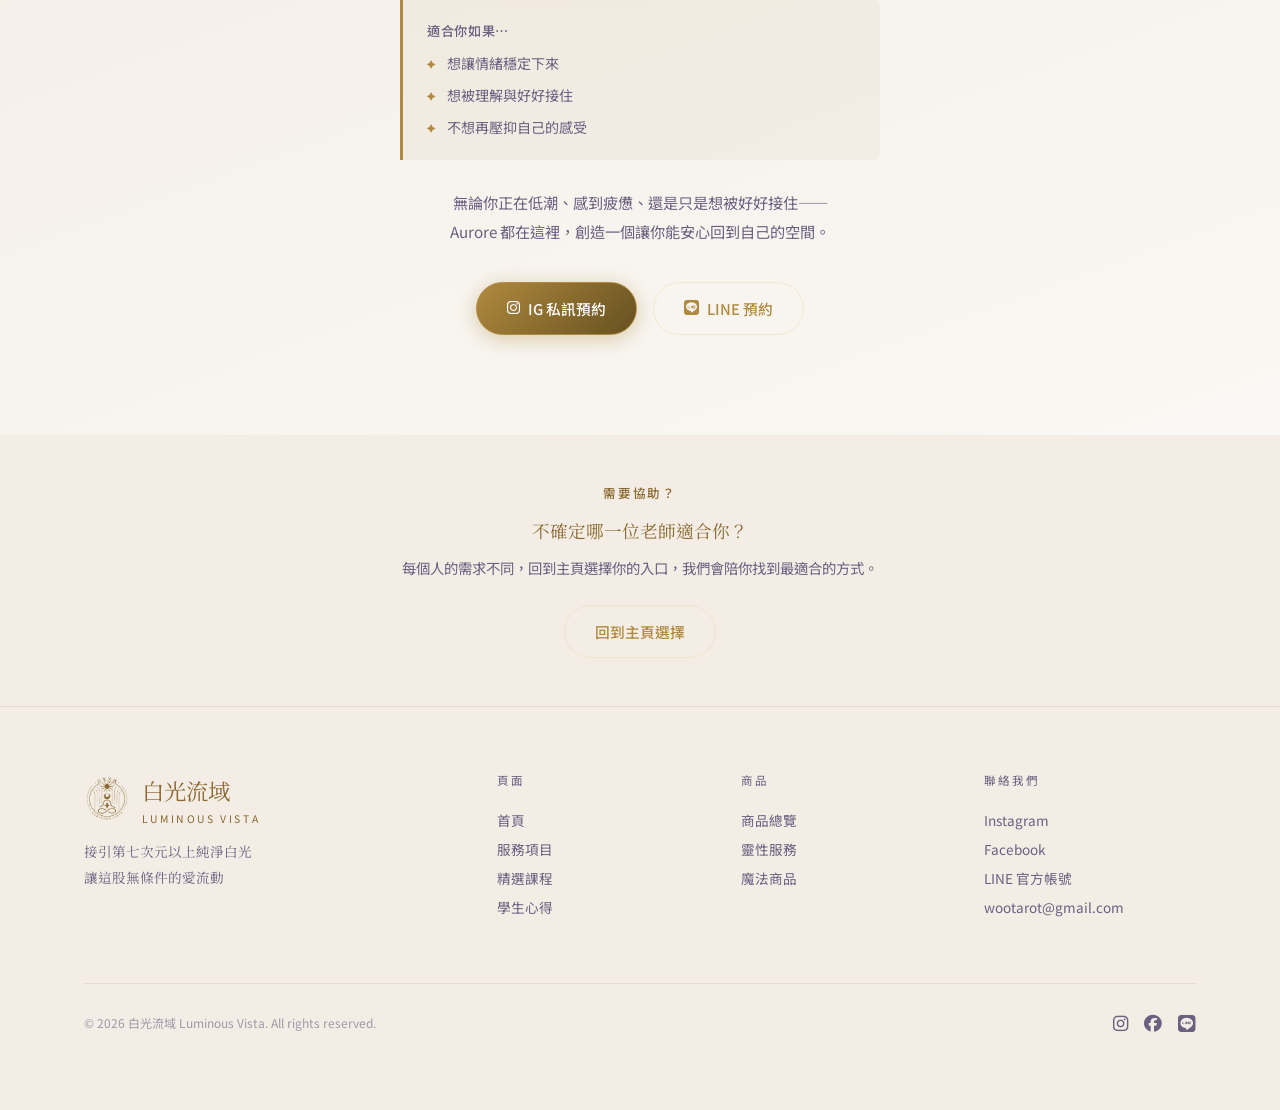
<file: teacher-aurore.html>
<!DOCTYPE html>
<html lang="zh-TW">
<head>
  <meta charset="UTF-8" />
  <meta name="viewport" content="width=device-width, initial-scale=1.0" />
  <title>Aurore 奧蘿 | 白光流域 Luminous Vista</title>
  <link rel="icon" href="assets/images/Logo.png" />
  <meta name="description" content="Aurore 奧蘿 — 療癒引路人。國考合格營養師 × 獨角獸靈氣療癒師。專注於情緒與壓力的整合療癒，從身體、能量與生活狀態出發，陪你慢慢回到自己。" />
  <meta name="robots" content="index, follow" />
  <link rel="canonical" href="https://luminous-vista.netlify.app/teacher-aurore.html" />
  <meta property="og:title" content="Aurore 奧蘿 | 白光流域 Luminous Vista" />
  <meta property="og:description" content="療癒引路人。情緒不是問題，而是流動的訊號。" />
  <meta property="og:image" content="https://luminous-vista.netlify.app/assets/images/og-services.png" />
  <link rel="preconnect" href="https://fonts.googleapis.com" />
  <link rel="preconnect" href="https://fonts.gstatic.com" crossorigin />
  <link href="https://fonts.googleapis.com/css2?family=Noto+Serif+TC:wght@300;400;600;700&family=Noto+Sans+TC:wght@300;400;500&display=swap" rel="stylesheet" />
  <link rel="stylesheet" href="https://cdnjs.cloudflare.com/ajax/libs/font-awesome/6.5.1/css/all.min.css" />
  <link rel="stylesheet" href="assets/css/style.css" />

  <!-- Google tag (gtag.js) -->
  <script async src="https://www.googletagmanager.com/gtag/js?id=G-SXFB5J3LVD"></script>
  <script>
    window.dataLayer = window.dataLayer || [];
    function gtag(){dataLayer.push(arguments);}
    gtag('js', new Date());
    gtag('config', 'G-SXFB5J3LVD');
  </script>
</head>
<body>

<div id="navbar-placeholder"></div>

<!-- HERO -->
<section class="teacher-hero" aria-label="Aurore 奧蘿介紹">
  <div class="container teacher-hero__container">
    <div class="teacher-hero__photo-wrap">
      <div class="teacher-hero__glow star-glow-lg"></div>
      <img src="assets/images/teacher-aurore.png" alt="Aurore 奧蘿"
           class="teacher-hero__photo"
           onerror="this.style.display='none'; this.nextElementSibling.style.display='flex';">
      <div class="teacher-hero__photo-placeholder" style="display:none;">
        <i class="fa-solid fa-leaf"></i>
        <span>Aurore 奧蘿</span>
      </div>
    </div>
    <div class="teacher-hero__content fade-in">
      <p class="teacher-hero__label">✦ 白光流域 Luminous Vista ✦</p>
      <h1 class="teacher-hero__name">Aurore 奧蘿</h1>
      <p class="teacher-hero__title">療癒引路人</p>
      <blockquote class="teacher-hero__tagline">
        你不是太脆弱，<br/>只是太久沒有被好好接住。
      </blockquote>
      <div class="teacher-hero__tags">
        <span class="tag">國考合格營養師</span>
        <span class="tag">獨角獸靈氣療癒師</span>
        <span class="tag">情緒療癒</span>
        <span class="tag">壓力整合</span>
        <span class="tag">生活狀態調整</span>
      </div>
      <div class="teacher-hero__actions">
        <a href="https://www.instagram.com/luminous_vista___/" target="_blank" rel="noopener" class="btn btn--primary">
          <i class="fa-brands fa-instagram"></i> 立即預約
        </a>
        <a href="index.html#team" class="btn btn--ghost">
          <i class="fa-solid fa-arrow-left"></i> 回師資頁面
        </a>
      </div>
    </div>
  </div>
</section>

<!-- BIO -->
<section class="section teacher-bio" id="journey" aria-label="關於 Aurore" style="background:var(--clr-bg-soft);">
  <div class="container">
    <div class="section__header" style="margin-bottom:40px;">
      <p class="section__eyebrow">療癒旅程</p>
      <h2 class="section__title">關於 Aurore 奧蘿</h2>
    </div>
    <div style="display:grid; grid-template-columns:1fr 1fr; gap:48px; align-items:start;">
      <div class="reveal">
        <div class="resonance-box">
          <p class="resonance-box__lead">你可能⋯</p>
          <ul class="resonance-box__list">
            <li>常常感到疲憊或情緒低落</li>
            <li>壓力累積，卻無法真正釋放</li>
            <li>用各種習慣填補，但狀態還是沒有改變</li>
          </ul>
        </div>
        <p class="teacher-bio__body">
          專注於情緒與壓力的整合療癒，從身體、能量與生活狀態出發，陪你在混亂與低潮之中，慢慢回到自己。
        </p>
        <p class="teacher-bio__body" style="margin-top:12px;">
          在療癒的過程裡，不是給你答案，而是創造一個空間，讓你能聽見自己、理解自己。
        </p>
        <p class="teacher-bio__body" style="margin-top:12px;">
          結合國考合格營養師的專業背景與獨角獸靈氣的能量療癒，Aurore 以全方位的角度陪你找到內在平衡。
        </p>
        <blockquote class="teacher-hero__tagline" style="margin-top:20px;font-size:0.95rem;">
          「情緒不是問題，而是流動的訊號。」
        </blockquote>
        <a href="#booking" class="btn btn--primary" style="margin-top:24px;">
          與 Aurore 預約 <i class="fa-solid fa-arrow-right"></i>
        </a>
        <!-- 公式照 — 請將圖片放至 assets/images/teacher-aurore-formal.jpg -->
        <div class="teacher-formal-wrap" style="margin-top:28px;">
          <img src="assets/images/teacher-aurore.png" alt="Aurore 奧蘿公式照"
               class="teacher-formal-photo"
               onerror="this.style.display='none';this.nextElementSibling.style.display='flex';">
          <div class="teacher-formal-placeholder" style="display:none;">
            <i class="fa-solid fa-image"></i>
            <span>Aurore 奧蘿</span>
          </div>
        </div>
      </div>
      <div class="reveal">
        <p class="section__eyebrow" style="margin-bottom:14px;">專業資歷</p>
        <div class="teacher-certs__list">
          <div class="teacher-certs__item">
            <i class="fa-solid fa-certificate teacher-certs__icon"></i>
            <div>
              <p class="teacher-certs__name">國考合格營養師</p>
              <p class="teacher-certs__sub">Registered Dietitian — 國家考試認證</p>
            </div>
          </div>
          <div class="teacher-certs__item">
            <i class="fa-solid fa-certificate teacher-certs__icon"></i>
            <div>
              <p class="teacher-certs__name">獨角獸靈氣療癒師</p>
              <p class="teacher-certs__sub">Unicorn Reiki — 正式點化認證</p>
            </div>
          </div>
          <div class="teacher-certs__item">
            <i class="fa-solid fa-heart teacher-certs__icon"></i>
            <div>
              <p class="teacher-certs__name">情緒與壓力整合</p>
              <p class="teacher-certs__sub">身體、能量與生活狀態全方位療癒</p>
            </div>
          </div>
        </div>
      </div>
    </div>
  </div>
</section>

<!-- SERVICES -->
<section class="section teacher-services" id="services" aria-label="Aurore 服務">
  <div class="container">
    <div class="section__header">
      <p class="section__eyebrow">專屬服務</p>
      <h2 class="section__title">Aurore 的服務項目</h2>
      <p class="section__subtitle">從情緒、身體到能量，找到最適合你現在的療癒支持。</p>
    </div>
    <div class="teacher-services__grid">

      <!-- 入口一：情緒・壓力療癒 -->
      <article class="card reveal service-card-accordion">
        <div class="card__icon-wrap"><i class="fa-solid fa-heart-pulse card__icon"></i></div>
        <h3 class="card__title">情緒 ・ 壓力療癒</h3>
        <p class="card__text">針對情緒低落、壓力累積與內在疲憊，創造一個安全的空間，讓你能好好被接住。</p>
        <ul class="card__list">
          <li>情緒整合與釋放</li>
          <li>壓力根源探索</li>
          <li>內在空間重建</li>
        </ul>
        <div class="service-card-toggle" onclick="this.closest('.service-card-accordion').classList.toggle('is-open')">
          <span class="service-card-toggle-label">展開服務選項</span>
          <i class="fa-solid fa-chevron-down service-card-chevron"></i>
        </div>
        <div class="service-card-subtiers">
          <ul class="service-subtier-list">
            <li class="service-subtier-item">
              <span class="service-subtier-item__dot"></span>
              <div class="service-subtier-item__content">
                <span class="service-subtier-item__name">情緒整合與釋放</span>
                <span class="service-subtier-item__desc">在安全的容器中，讓累積的情緒被看見、被理解、被釋放</span>
              </div>
            </li>
            <li class="service-subtier-item">
              <span class="service-subtier-item__dot"></span>
              <div class="service-subtier-item__content">
                <span class="service-subtier-item__name">壓力根源探索</span>
                <span class="service-subtier-item__desc">找出壓力真正來自哪裡，而不只是緩解表面症狀</span>
              </div>
            </li>
            <li class="service-subtier-item">
              <span class="service-subtier-item__dot"></span>
              <div class="service-subtier-item__content">
                <span class="service-subtier-item__name">內在空間重建</span>
                <span class="service-subtier-item__desc">逐步建立一個讓自己可以安住的內在基礎</span>
              </div>
            </li>
          </ul>
        </div>
        <a href="#booking" class="card__link" style="margin-top:12px;">立即預約 <i class="fa-solid fa-arrow-right"></i></a>
      </article>

      <!-- 入口二：獨角獸靈氣療癒 -->
      <article class="card reveal service-card-accordion">
        <div class="card__icon-wrap"><i class="fa-solid fa-leaf card__icon"></i></div>
        <h3 class="card__title">獨角獸靈氣療癒</h3>
        <p class="card__text">以獨角獸靈氣的純淨能量，為你的身心靈進行溫柔的淨化，恢復自然的平衡狀態。</p>
        <ul class="card__list">
          <li>獨角獸靈氣療癒</li>
          <li>脈輪能量平衡</li>
          <li>遠距靈氣療癒</li>
        </ul>
        <div class="service-card-toggle" onclick="this.closest('.service-card-accordion').classList.toggle('is-open')">
          <span class="service-card-toggle-label">展開服務選項</span>
          <i class="fa-solid fa-chevron-down service-card-chevron"></i>
        </div>
        <div class="service-card-subtiers">
          <ul class="service-subtier-list">
            <li class="service-subtier-item">
              <span class="service-subtier-item__dot"></span>
              <div class="service-subtier-item__content">
                <span class="service-subtier-item__name">獨角獸靈氣療癒</span>
                <span class="service-subtier-item__desc">純淨的獨角獸能量，溫柔清理身心靈的阻礙與疲憊</span>
              </div>
            </li>
            <li class="service-subtier-item">
              <span class="service-subtier-item__dot"></span>
              <div class="service-subtier-item__content">
                <span class="service-subtier-item__name">脈輪能量平衡</span>
                <span class="service-subtier-item__desc">針對七大脈輪進行能量評估與平衡，恢復整體流動</span>
              </div>
            </li>
            <li class="service-subtier-item">
              <span class="service-subtier-item__dot"></span>
              <div class="service-subtier-item__content">
                <span class="service-subtier-item__name">遠距靈氣療癒</span>
                <span class="service-subtier-item__desc">不受距離限制，在家即可接收完整療癒</span>
              </div>
            </li>
          </ul>
        </div>
        <a href="#booking" class="card__link" style="margin-top:12px;">立即預約 <i class="fa-solid fa-arrow-right"></i></a>
      </article>

      <!-- 入口三：生活狀態調整 -->
      <article class="card reveal service-card-accordion">
        <div class="card__icon-wrap"><i class="fa-solid fa-seedling card__icon"></i></div>
        <h3 class="card__title">生活狀態調整</h3>
        <p class="card__text">結合營養師專業，從飲食、作息與生活習慣出發，陪你找到真正讓身心舒適的生活節奏。</p>
        <ul class="card__list">
          <li>身心整合評估</li>
          <li>飲食與能量狀態</li>
          <li>生活節奏調整</li>
        </ul>
        <div class="service-card-toggle" onclick="this.closest('.service-card-accordion').classList.toggle('is-open')">
          <span class="service-card-toggle-label">展開服務選項</span>
          <i class="fa-solid fa-chevron-down service-card-chevron"></i>
        </div>
        <div class="service-card-subtiers">
          <ul class="service-subtier-list">
            <li class="service-subtier-item">
              <span class="service-subtier-item__dot"></span>
              <div class="service-subtier-item__content">
                <span class="service-subtier-item__name">身心整合評估</span>
                <span class="service-subtier-item__desc">結合能量狀態與營養師專業，全面了解目前的身心狀況</span>
              </div>
            </li>
            <li class="service-subtier-item">
              <span class="service-subtier-item__dot"></span>
              <div class="service-subtier-item__content">
                <span class="service-subtier-item__name">飲食與能量狀態</span>
                <span class="service-subtier-item__desc">從飲食習慣切入，調整影響情緒與能量的生活模式</span>
              </div>
            </li>
            <li class="service-subtier-item">
              <span class="service-subtier-item__dot"></span>
              <div class="service-subtier-item__content">
                <span class="service-subtier-item__name">生活節奏調整</span>
                <span class="service-subtier-item__desc">找到真正讓自己舒適、可以持續的生活方式</span>
              </div>
            </li>
          </ul>
        </div>
        <a href="#booking" class="card__link" style="margin-top:12px;">立即預約 <i class="fa-solid fa-arrow-right"></i></a>
      </article>

    </div>
  </div>
</section>

<!-- BOOKING CTA -->
<section class="section teacher-booking" id="booking" aria-label="預約 Aurore">
  <div class="container">
    <div class="teacher-booking__inner">
      <p class="section__eyebrow">✦ 準備好了嗎 ✦</p>
      <h2 class="teacher-booking__title">與 Aurore 奧蘿<br/>開始你的療癒旅程</h2>
      <div class="resonance-box" style="text-align:left;max-width:480px;margin-inline:auto;margin-bottom:28px;">
        <p class="resonance-box__lead">適合你如果⋯</p>
        <ul class="resonance-box__list">
          <li>想讓情緒穩定下來</li>
          <li>想被理解與好好接住</li>
          <li>不想再壓抑自己的感受</li>
        </ul>
      </div>
      <p class="teacher-booking__body">
        無論你正在低潮、感到疲憊、還是只是想被好好接住——<br/>
        Aurore 都在這裡，創造一個讓你能安心回到自己的空間。
      </p>
      <div class="teacher-booking__actions">
        <a href="https://www.instagram.com/luminous_vista___/" target="_blank" rel="noopener" class="btn btn--primary">
          <i class="fa-brands fa-instagram"></i> IG 私訊預約
        </a>
        <a href="https://line.me/R/ti/p/@tye7794w" target="_blank" rel="noopener" class="btn btn--ghost">
          <i class="fa-brands fa-line"></i> LINE 預約
        </a>
      </div>
    </div>
  </div>
</section>

<!-- 不確定哪一位適合你 -->
<section class="teacher-unsure" aria-label="回到主頁選擇">
  <div class="container" style="max-width:560px;">
    <p class="section__eyebrow">需要協助？</p>
    <p class="teacher-unsure__title">不確定哪一位老師適合你？</p>
    <p class="teacher-unsure__body">每個人的需求不同，回到主頁選擇你的入口，我們會陪你找到最適合的方式。</p>
    <a href="index.html#start" class="btn btn--ghost">回到主頁選擇</a>
  </div>
</section>

<div id="footer-placeholder"></div>
<script src="assets/js/components.js"></script>
</body>
</html>
</file>
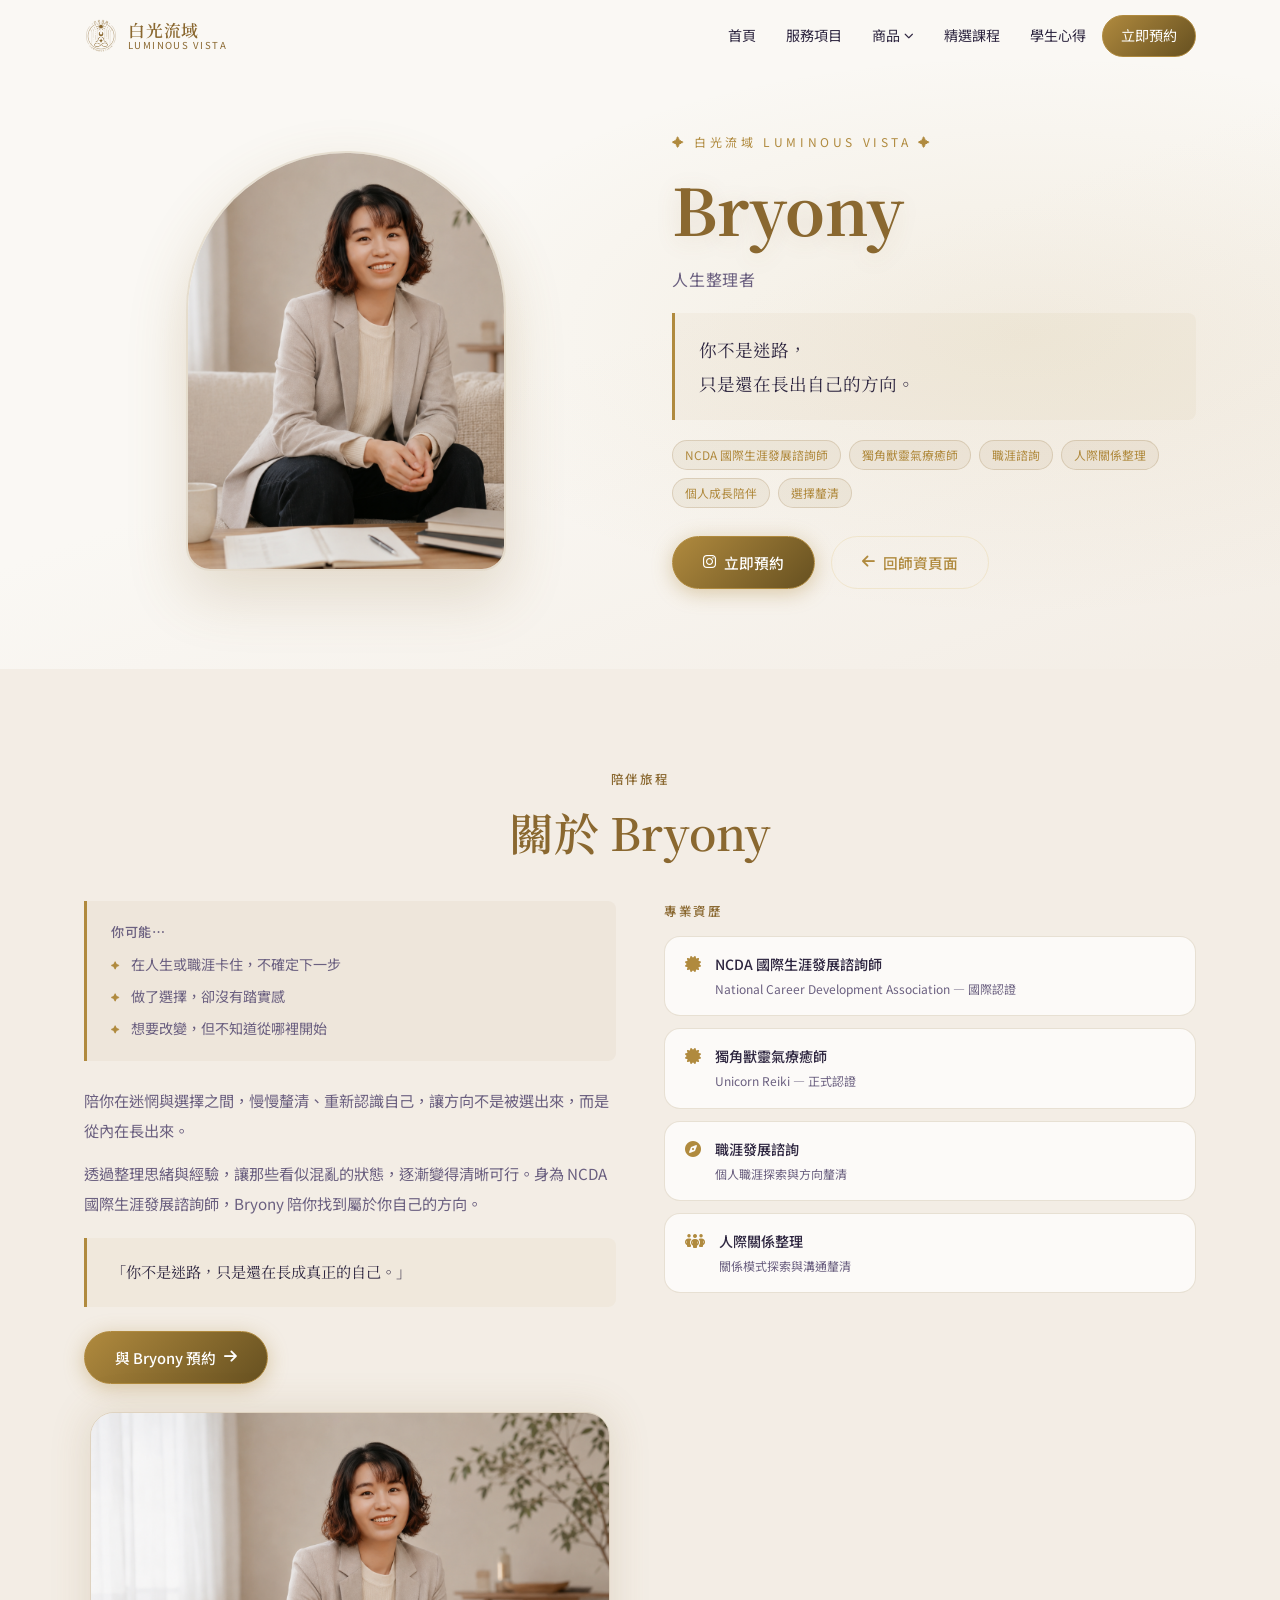
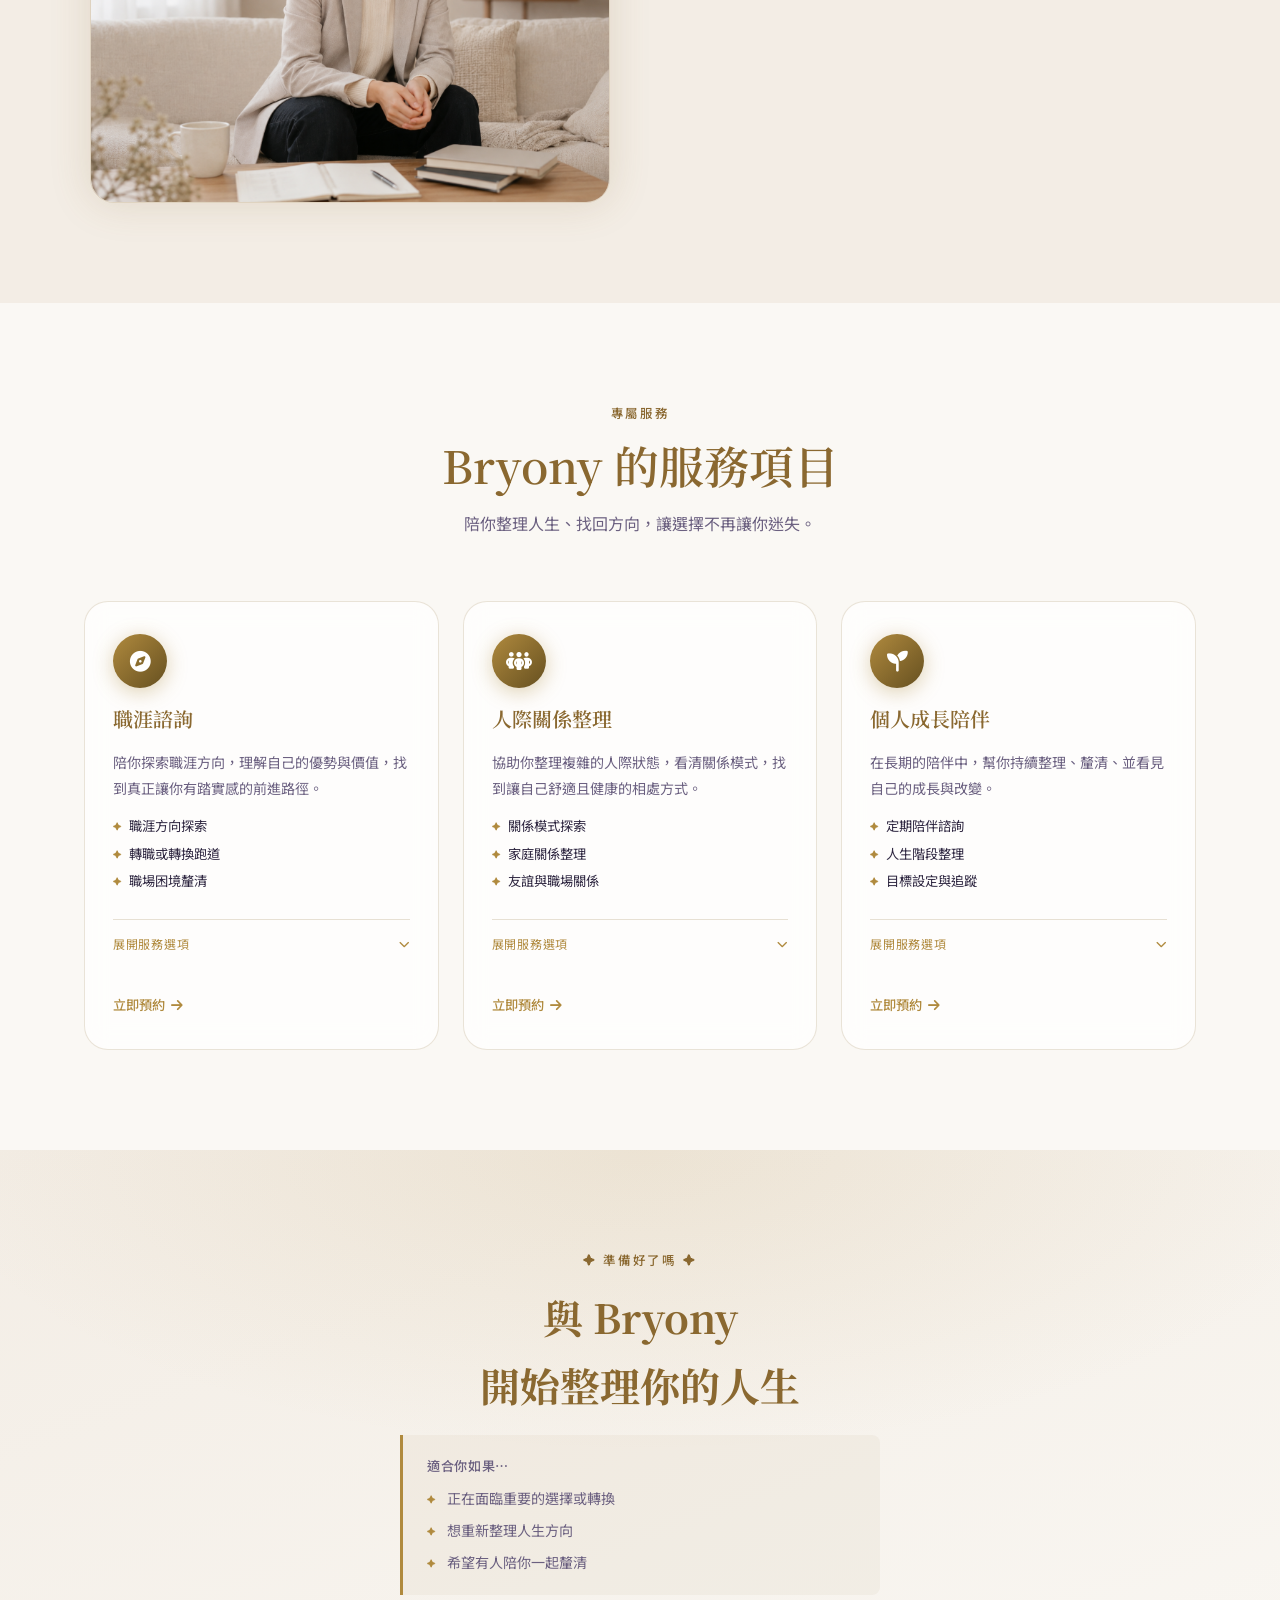
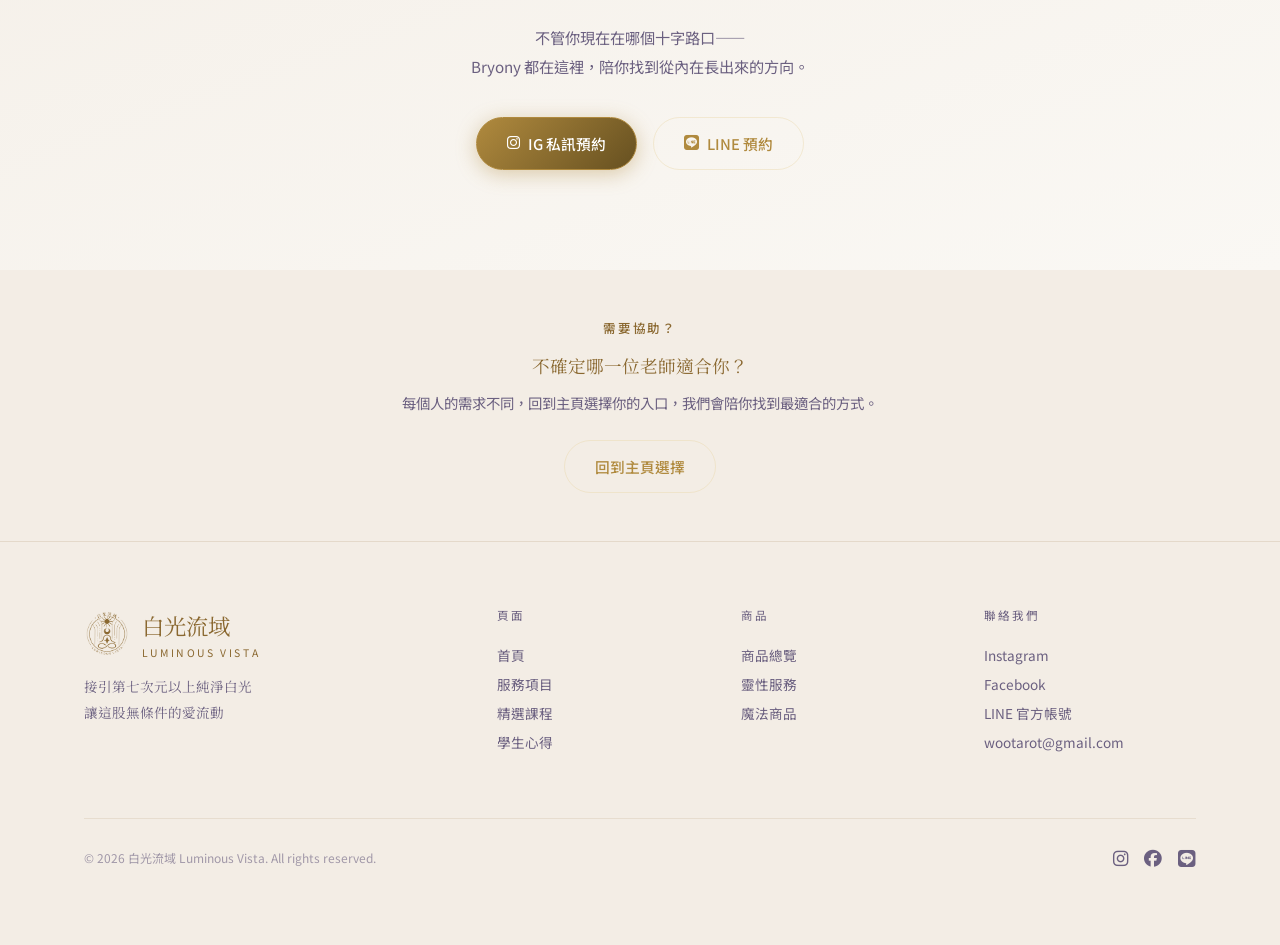
<file: teacher-bryony.html>
<!DOCTYPE html>
<html lang="zh-TW">
<head>
  <meta charset="UTF-8" />
  <meta name="viewport" content="width=device-width, initial-scale=1.0" />
  <title>Bryony | 白光流域 Luminous Vista</title>
  <link rel="icon" href="assets/images/Logo.png" />
  <meta name="description" content="Bryony — 人生整理者。NCDA 國際生涯發展諮詢師。陪你在迷惘與選擇之間，慢慢釐清，讓方向從內在長出來。" />
  <meta name="robots" content="index, follow" />
  <link rel="canonical" href="https://luminous-vista.netlify.app/teacher-bryony.html" />
  <meta property="og:title" content="Bryony | 白光流域 Luminous Vista" />
  <meta property="og:description" content="人生整理者。你不是迷路，只是還在長成真正的自己。" />
  <meta property="og:image" content="https://luminous-vista.netlify.app/assets/images/og-services.png" />
  <link rel="preconnect" href="https://fonts.googleapis.com" />
  <link rel="preconnect" href="https://fonts.gstatic.com" crossorigin />
  <link href="https://fonts.googleapis.com/css2?family=Noto+Serif+TC:wght@300;400;600;700&family=Noto+Sans+TC:wght@300;400;500&display=swap" rel="stylesheet" />
  <link rel="stylesheet" href="https://cdnjs.cloudflare.com/ajax/libs/font-awesome/6.5.1/css/all.min.css" />
  <link rel="stylesheet" href="assets/css/style.css" />

  <!-- Google tag (gtag.js) -->
  <script async src="https://www.googletagmanager.com/gtag/js?id=G-SXFB5J3LVD"></script>
  <script>
    window.dataLayer = window.dataLayer || [];
    function gtag(){dataLayer.push(arguments);}
    gtag('js', new Date());
    gtag('config', 'G-SXFB5J3LVD');
  </script>
</head>
<body>

<div id="navbar-placeholder"></div>

<!-- HERO -->
<section class="teacher-hero" aria-label="Bryony 介紹">
  <div class="container teacher-hero__container">
    <div class="teacher-hero__photo-wrap">
      <div class="teacher-hero__glow sun-glow-lg"></div>
      <img src="assets/images/teacher-bryony.png" alt="Bryony"
           class="teacher-hero__photo"
           onerror="this.style.display='none'; this.nextElementSibling.style.display='flex';">
      <div class="teacher-hero__photo-placeholder" style="display:none;">
        <i class="fa-solid fa-compass"></i>
        <span>Bryony</span>
      </div>
    </div>
    <div class="teacher-hero__content fade-in">
      <p class="teacher-hero__label">✦ 白光流域 Luminous Vista ✦</p>
      <h1 class="teacher-hero__name">Bryony</h1>
      <p class="teacher-hero__title">人生整理者</p>
      <blockquote class="teacher-hero__tagline">
        你不是迷路，<br/>只是還在長出自己的方向。
      </blockquote>
      <div class="teacher-hero__tags">
        <span class="tag">NCDA 國際生涯發展諮詢師</span>
        <span class="tag">獨角獸靈氣療癒師</span>
        <span class="tag">職涯諮詢</span>
        <span class="tag">人際關係整理</span>
        <span class="tag">個人成長陪伴</span>
        <span class="tag">選擇釐清</span>
      </div>
      <div class="teacher-hero__actions">
        <a href="https://www.instagram.com/luminous_vista___/" target="_blank" rel="noopener" class="btn btn--primary">
          <i class="fa-brands fa-instagram"></i> 立即預約
        </a>
        <a href="index.html#team" class="btn btn--ghost">
          <i class="fa-solid fa-arrow-left"></i> 回師資頁面
        </a>
      </div>
    </div>
  </div>
</section>

<!-- BIO -->
<section class="section teacher-bio" id="journey" aria-label="關於 Bryony" style="background:var(--clr-bg-soft);">
  <div class="container">
    <div class="section__header" style="margin-bottom:40px;">
      <p class="section__eyebrow">陪伴旅程</p>
      <h2 class="section__title">關於 Bryony</h2>
    </div>
    <div style="display:grid; grid-template-columns:1fr 1fr; gap:48px; align-items:start;">
      <div class="reveal">
        <div class="resonance-box">
          <p class="resonance-box__lead">你可能⋯</p>
          <ul class="resonance-box__list">
            <li>在人生或職涯卡住，不確定下一步</li>
            <li>做了選擇，卻沒有踏實感</li>
            <li>想要改變，但不知道從哪裡開始</li>
          </ul>
        </div>
        <p class="teacher-bio__body">
          陪你在迷惘與選擇之間，慢慢釐清、重新認識自己，讓方向不是被選出來，而是從內在長出來。
        </p>
        <p class="teacher-bio__body" style="margin-top:12px;">
          透過整理思緒與經驗，讓那些看似混亂的狀態，逐漸變得清晰可行。身為 NCDA 國際生涯發展諮詢師，Bryony 陪你找到屬於你自己的方向。
        </p>
        <blockquote class="teacher-hero__tagline" style="margin-top:20px;font-size:0.95rem;">
          「你不是迷路，只是還在長成真正的自己。」
        </blockquote>
        <a href="#booking" class="btn btn--primary" style="margin-top:24px;">
          與 Bryony 預約 <i class="fa-solid fa-arrow-right"></i>
        </a>
        <!-- 公式照 — 請將圖片放至 assets/images/teacher-bryony-formal.jpg -->
        <div class="teacher-formal-wrap" style="margin-top:28px;">
          <img src="assets/images/teacher-bryony.png" alt="Bryony 公式照"
               class="teacher-formal-photo"
               onerror="this.style.display='none';this.nextElementSibling.style.display='flex';">
          <div class="teacher-formal-placeholder" style="display:none;">
            <i class="fa-solid fa-image"></i>
            <span>Bryony</span>
          </div>
        </div>
      </div>
      <div class="reveal">
        <p class="section__eyebrow" style="margin-bottom:14px;">專業資歷</p>
        <div class="teacher-certs__list">
          <div class="teacher-certs__item">
            <i class="fa-solid fa-certificate teacher-certs__icon"></i>
            <div>
              <p class="teacher-certs__name">NCDA 國際生涯發展諮詢師</p>
              <p class="teacher-certs__sub">National Career Development Association — 國際認證</p>
            </div>
          </div>
          <div class="teacher-certs__item">
            <i class="fa-solid fa-certificate teacher-certs__icon"></i>
            <div>
              <p class="teacher-certs__name">獨角獸靈氣療癒師</p>
              <p class="teacher-certs__sub">Unicorn Reiki — 正式認證</p>
            </div>
          </div>
          <div class="teacher-certs__item">
            <i class="fa-solid fa-compass teacher-certs__icon"></i>
            <div>
              <p class="teacher-certs__name">職涯發展諮詢</p>
              <p class="teacher-certs__sub">個人職涯探索與方向釐清</p>
            </div>
          </div>
          <div class="teacher-certs__item">
            <i class="fa-solid fa-people-group teacher-certs__icon"></i>
            <div>
              <p class="teacher-certs__name">人際關係整理</p>
              <p class="teacher-certs__sub">關係模式探索與溝通釐清</p>
            </div>
          </div>
        </div>
      </div>
    </div>
  </div>
</section>

<!-- SERVICES -->
<section class="section teacher-services" id="services" aria-label="Bryony 服務">
  <div class="container">
    <div class="section__header">
      <p class="section__eyebrow">專屬服務</p>
      <h2 class="section__title">Bryony 的服務項目</h2>
      <p class="section__subtitle">陪你整理人生、找回方向，讓選擇不再讓你迷失。</p>
    </div>
    <div class="teacher-services__grid">

      <!-- 入口一：職涯諮詢 -->
      <article class="card reveal service-card-accordion">
        <div class="card__icon-wrap"><i class="fa-solid fa-compass card__icon"></i></div>
        <h3 class="card__title">職涯諮詢</h3>
        <p class="card__text">陪你探索職涯方向，理解自己的優勢與價值，找到真正讓你有踏實感的前進路徑。</p>
        <ul class="card__list">
          <li>職涯方向探索</li>
          <li>轉職或轉換跑道</li>
          <li>職場困境釐清</li>
        </ul>
        <div class="service-card-toggle" onclick="this.closest('.service-card-accordion').classList.toggle('is-open')">
          <span class="service-card-toggle-label">展開服務選項</span>
          <i class="fa-solid fa-chevron-down service-card-chevron"></i>
        </div>
        <div class="service-card-subtiers">
          <ul class="service-subtier-list">
            <li class="service-subtier-item">
              <span class="service-subtier-item__dot"></span>
              <div class="service-subtier-item__content">
                <span class="service-subtier-item__name">職涯方向探索</span>
                <span class="service-subtier-item__desc">找出真正符合你的優勢與熱情的職涯路徑</span>
              </div>
            </li>
            <li class="service-subtier-item">
              <span class="service-subtier-item__dot"></span>
              <div class="service-subtier-item__content">
                <span class="service-subtier-item__name">轉職 / 轉換跑道</span>
                <span class="service-subtier-item__desc">評估轉換的可行性，制定清晰的行動計畫</span>
              </div>
            </li>
            <li class="service-subtier-item">
              <span class="service-subtier-item__dot"></span>
              <div class="service-subtier-item__content">
                <span class="service-subtier-item__name">職場困境釐清</span>
                <span class="service-subtier-item__desc">看清當前困境的根源，找出真正可行的改變方向</span>
              </div>
            </li>
          </ul>
        </div>
        <a href="#booking" class="card__link" style="margin-top:12px;">立即預約 <i class="fa-solid fa-arrow-right"></i></a>
      </article>

      <!-- 入口二：人際關係整理 -->
      <article class="card reveal service-card-accordion">
        <div class="card__icon-wrap"><i class="fa-solid fa-people-group card__icon"></i></div>
        <h3 class="card__title">人際關係整理</h3>
        <p class="card__text">協助你整理複雜的人際狀態，看清關係模式，找到讓自己舒適且健康的相處方式。</p>
        <ul class="card__list">
          <li>關係模式探索</li>
          <li>家庭關係整理</li>
          <li>友誼與職場關係</li>
        </ul>
        <div class="service-card-toggle" onclick="this.closest('.service-card-accordion').classList.toggle('is-open')">
          <span class="service-card-toggle-label">展開服務選項</span>
          <i class="fa-solid fa-chevron-down service-card-chevron"></i>
        </div>
        <div class="service-card-subtiers">
          <ul class="service-subtier-list">
            <li class="service-subtier-item">
              <span class="service-subtier-item__dot"></span>
              <div class="service-subtier-item__content">
                <span class="service-subtier-item__name">關係模式探索</span>
                <span class="service-subtier-item__desc">看清自己在關係中反覆出現的模式與根源</span>
              </div>
            </li>
            <li class="service-subtier-item">
              <span class="service-subtier-item__dot"></span>
              <div class="service-subtier-item__content">
                <span class="service-subtier-item__name">家庭關係整理</span>
                <span class="service-subtier-item__desc">整理原生家庭的影響，找到更自在的家庭相處模式</span>
              </div>
            </li>
            <li class="service-subtier-item">
              <span class="service-subtier-item__dot"></span>
              <div class="service-subtier-item__content">
                <span class="service-subtier-item__name">友誼與職場關係</span>
                <span class="service-subtier-item__desc">處理友情或職場人際困境，找到健康的互動邊界</span>
              </div>
            </li>
          </ul>
        </div>
        <a href="#booking" class="card__link" style="margin-top:12px;">立即預約 <i class="fa-solid fa-arrow-right"></i></a>
      </article>

      <!-- 入口三：個人成長陪伴 -->
      <article class="card reveal service-card-accordion">
        <div class="card__icon-wrap"><i class="fa-solid fa-seedling card__icon"></i></div>
        <h3 class="card__title">個人成長陪伴</h3>
        <p class="card__text">在長期的陪伴中，幫你持續整理、釐清、並看見自己的成長與改變。</p>
        <ul class="card__list">
          <li>定期陪伴諮詢</li>
          <li>人生階段整理</li>
          <li>目標設定與追蹤</li>
        </ul>
        <div class="service-card-toggle" onclick="this.closest('.service-card-accordion').classList.toggle('is-open')">
          <span class="service-card-toggle-label">展開服務選項</span>
          <i class="fa-solid fa-chevron-down service-card-chevron"></i>
        </div>
        <div class="service-card-subtiers">
          <ul class="service-subtier-list">
            <li class="service-subtier-item">
              <span class="service-subtier-item__dot"></span>
              <div class="service-subtier-item__content">
                <span class="service-subtier-item__name">定期陪伴諮詢</span>
                <span class="service-subtier-item__desc">持續性的陪伴，讓改變有空間慢慢發生</span>
              </div>
            </li>
            <li class="service-subtier-item">
              <span class="service-subtier-item__dot"></span>
              <div class="service-subtier-item__content">
                <span class="service-subtier-item__name">人生階段整理</span>
                <span class="service-subtier-item__desc">在重要轉折點整理自己，清楚看見下一個階段</span>
              </div>
            </li>
            <li class="service-subtier-item">
              <span class="service-subtier-item__dot"></span>
              <div class="service-subtier-item__content">
                <span class="service-subtier-item__name">目標設定與追蹤</span>
                <span class="service-subtier-item__desc">設定真正符合內在的目標，並持續追蹤落地</span>
              </div>
            </li>
          </ul>
        </div>
        <a href="#booking" class="card__link" style="margin-top:12px;">立即預約 <i class="fa-solid fa-arrow-right"></i></a>
      </article>

    </div>
  </div>
</section>

<!-- BOOKING CTA -->
<section class="section teacher-booking" id="booking" aria-label="預約 Bryony">
  <div class="container">
    <div class="teacher-booking__inner">
      <p class="section__eyebrow">✦ 準備好了嗎 ✦</p>
      <h2 class="teacher-booking__title">與 Bryony<br/>開始整理你的人生</h2>
      <div class="resonance-box" style="text-align:left;max-width:480px;margin-inline:auto;margin-bottom:28px;">
        <p class="resonance-box__lead">適合你如果⋯</p>
        <ul class="resonance-box__list">
          <li>正在面臨重要的選擇或轉換</li>
          <li>想重新整理人生方向</li>
          <li>希望有人陪你一起釐清</li>
        </ul>
      </div>
      <p class="teacher-booking__body">
        不管你現在在哪個十字路口——<br/>
        Bryony 都在這裡，陪你找到從內在長出來的方向。
      </p>
      <div class="teacher-booking__actions">
        <a href="https://www.instagram.com/luminous_vista___/" target="_blank" rel="noopener" class="btn btn--primary">
          <i class="fa-brands fa-instagram"></i> IG 私訊預約
        </a>
        <a href="https://line.me/R/ti/p/@tye7794w" target="_blank" rel="noopener" class="btn btn--ghost">
          <i class="fa-brands fa-line"></i> LINE 預約
        </a>
      </div>
    </div>
  </div>
</section>

<!-- 不確定哪一位適合你 -->
<section class="teacher-unsure" aria-label="回到主頁選擇">
  <div class="container" style="max-width:560px;">
    <p class="section__eyebrow">需要協助？</p>
    <p class="teacher-unsure__title">不確定哪一位老師適合你？</p>
    <p class="teacher-unsure__body">每個人的需求不同，回到主頁選擇你的入口，我們會陪你找到最適合的方式。</p>
    <a href="index.html#start" class="btn btn--ghost">回到主頁選擇</a>
  </div>
</section>

<div id="footer-placeholder"></div>
<script src="assets/js/components.js"></script>
</body>
</html>
</file>
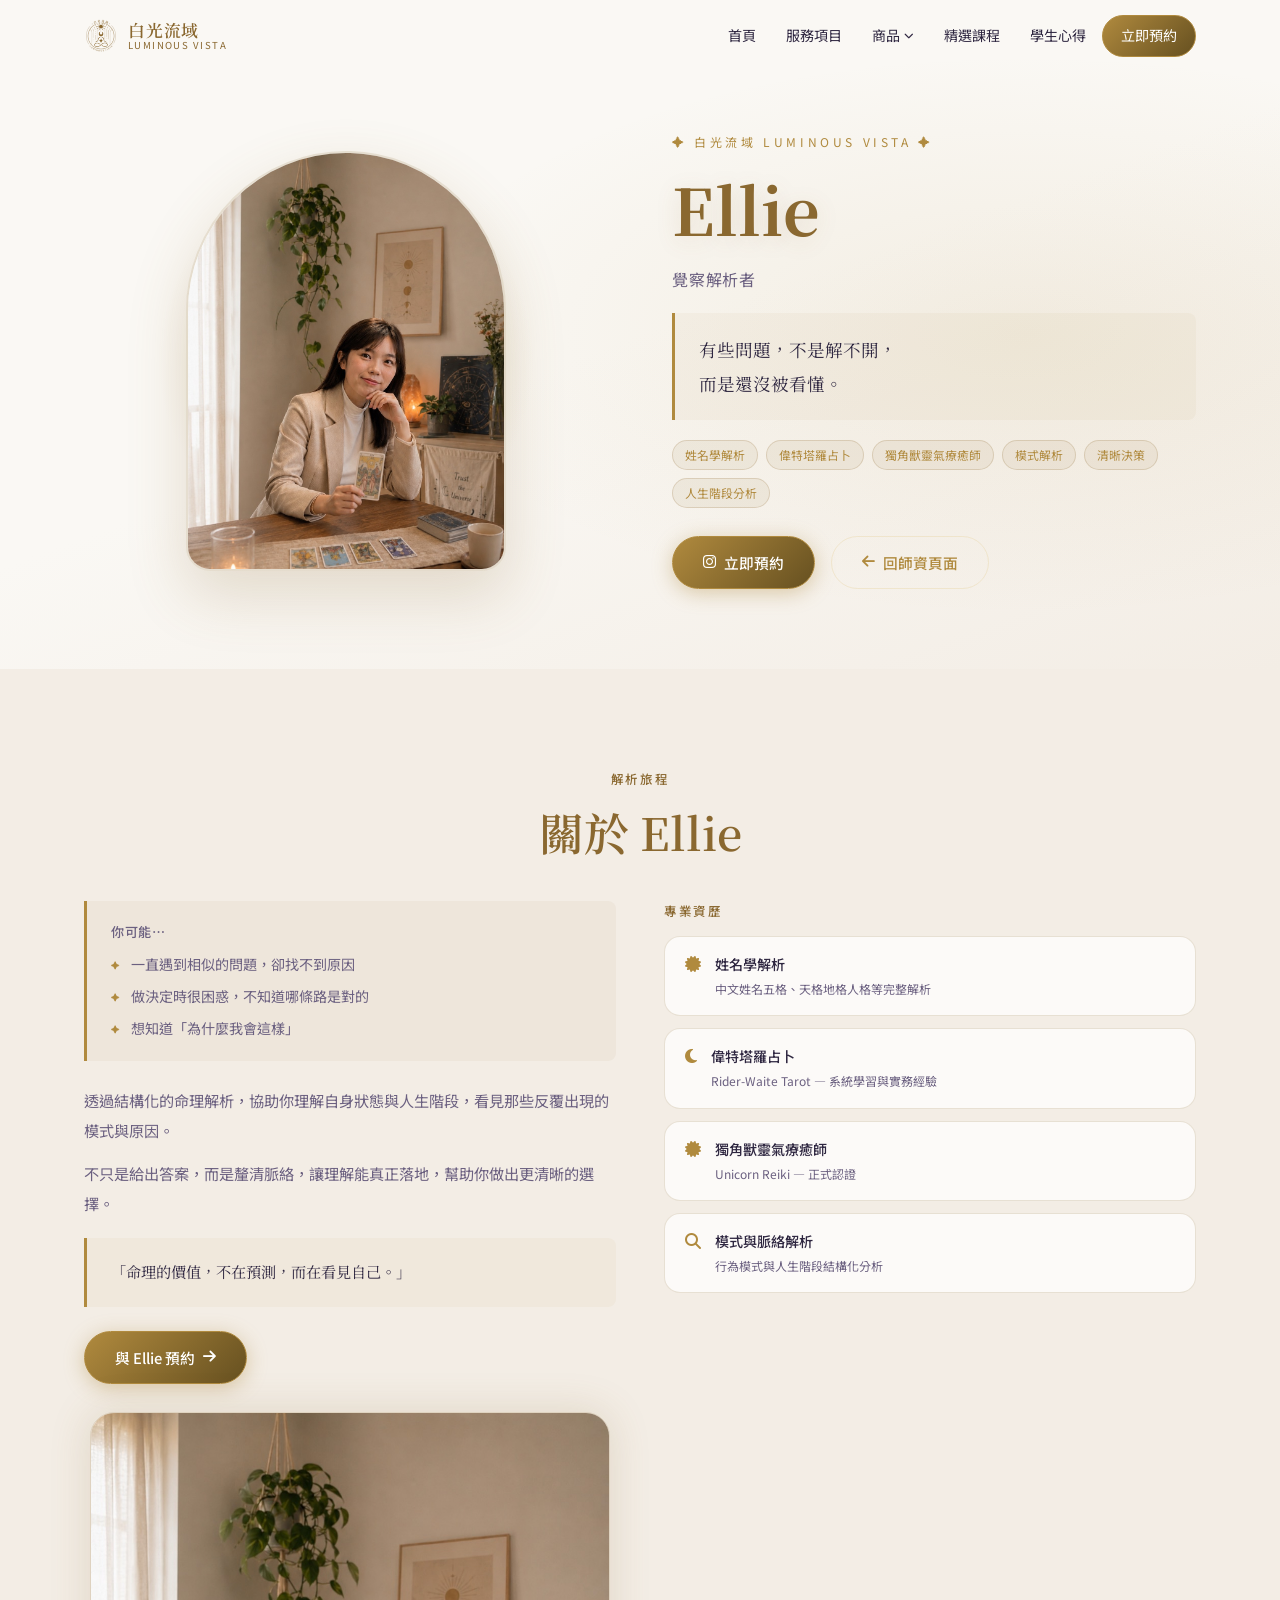
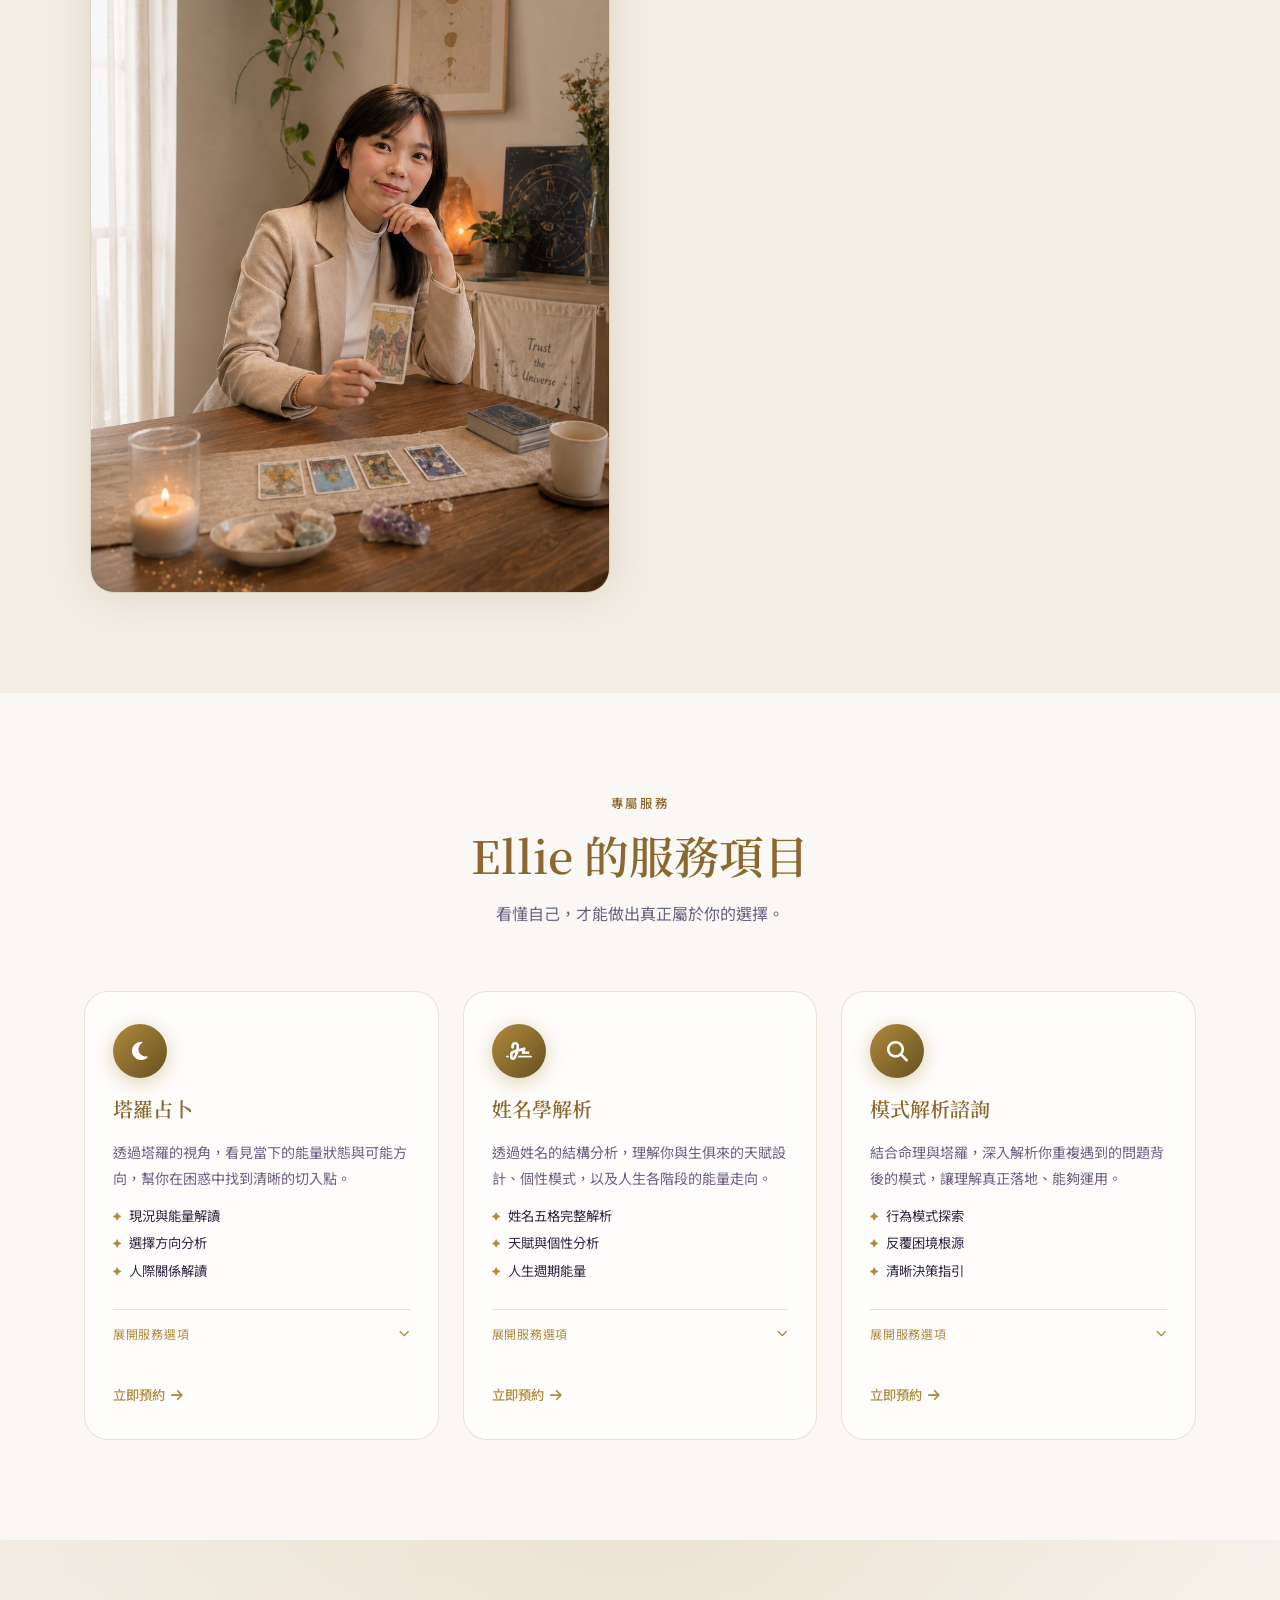
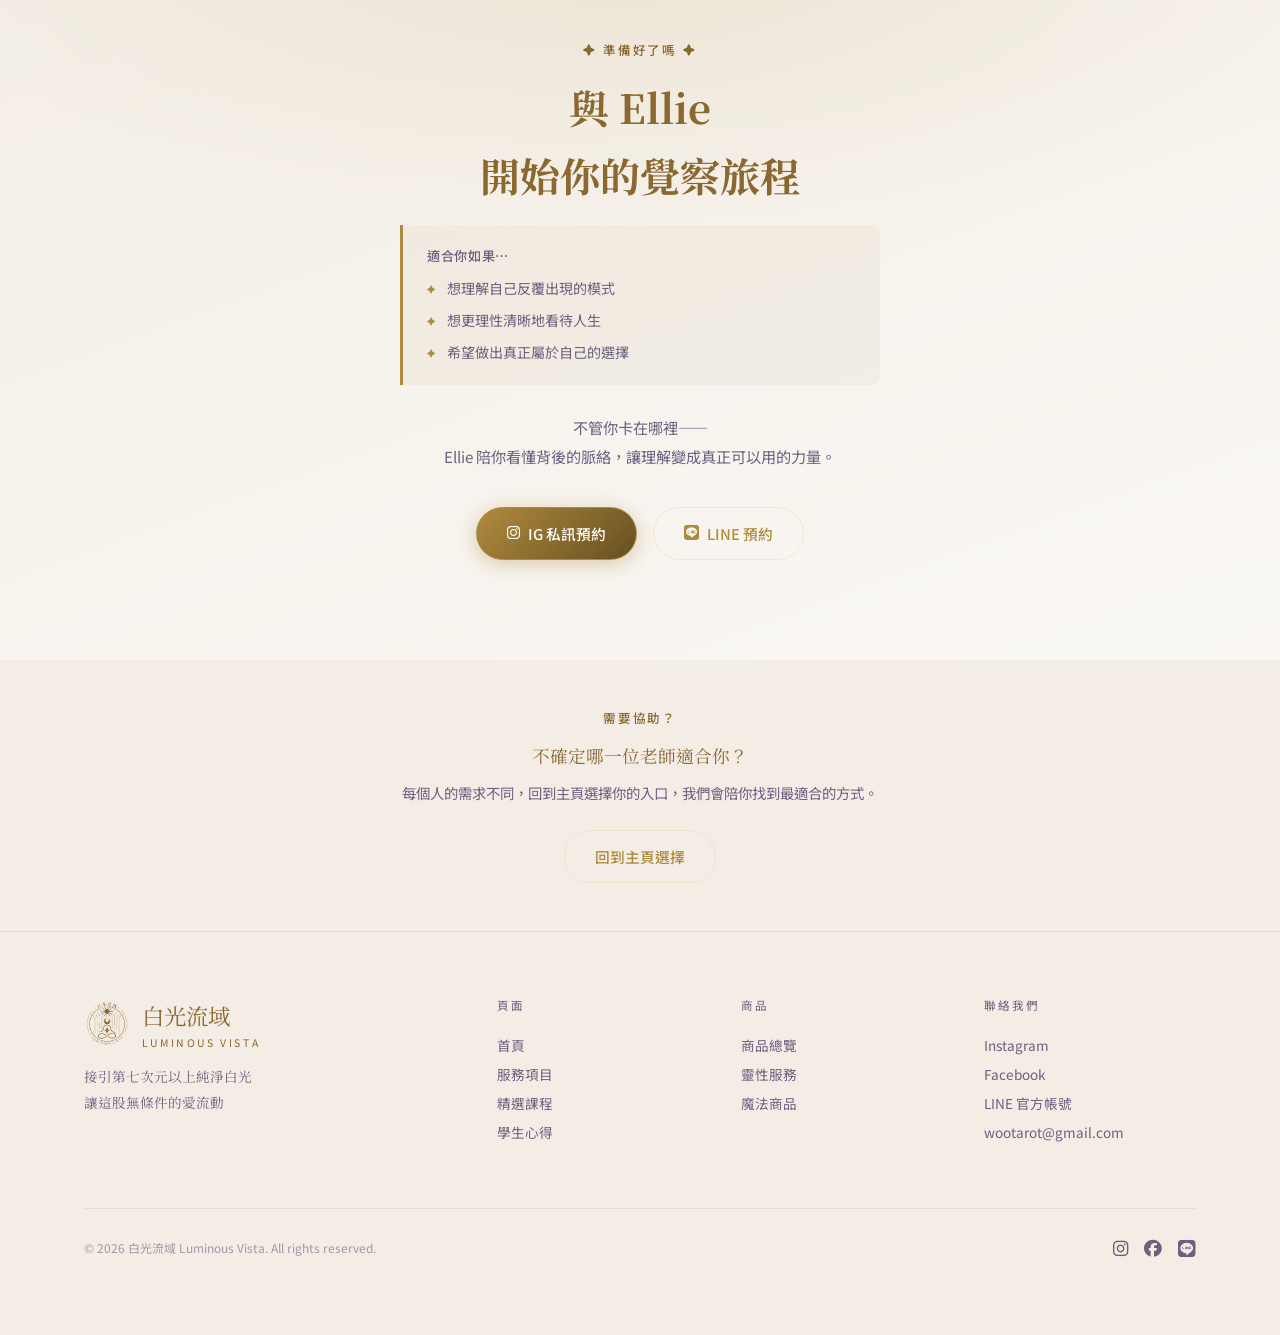
<file: teacher-ellie.html>
<!DOCTYPE html>
<html lang="zh-TW">
<head>
  <meta charset="UTF-8" />
  <meta name="viewport" content="width=device-width, initial-scale=1.0" />
  <title>Ellie | 白光流域 Luminous Vista</title>
  <link rel="icon" href="assets/images/Logo.png" />
  <meta name="description" content="Ellie — 覺察解析者。姓名學 × 塔羅占卜。透過結構化的命理解析，協助你理解自身狀態，看見反覆出現的模式與原因。" />
  <meta name="robots" content="index, follow" />
  <link rel="canonical" href="https://luminous-vista.netlify.app/teacher-ellie.html" />
  <meta property="og:title" content="Ellie | 白光流域 Luminous Vista" />
  <meta property="og:description" content="覺察解析者。命理的價值，不在預測，而在看見自己。" />
  <meta property="og:image" content="https://luminous-vista.netlify.app/assets/images/og-services.png" />
  <link rel="preconnect" href="https://fonts.googleapis.com" />
  <link rel="preconnect" href="https://fonts.gstatic.com" crossorigin />
  <link href="https://fonts.googleapis.com/css2?family=Noto+Serif+TC:wght@300;400;600;700&family=Noto+Sans+TC:wght@300;400;500&display=swap" rel="stylesheet" />
  <link rel="stylesheet" href="https://cdnjs.cloudflare.com/ajax/libs/font-awesome/6.5.1/css/all.min.css" />
  <link rel="stylesheet" href="assets/css/style.css" />

  <!-- Google tag (gtag.js) -->
  <script async src="https://www.googletagmanager.com/gtag/js?id=G-SXFB5J3LVD"></script>
  <script>
    window.dataLayer = window.dataLayer || [];
    function gtag(){dataLayer.push(arguments);}
    gtag('js', new Date());
    gtag('config', 'G-SXFB5J3LVD');
  </script>
</head>
<body>

<div id="navbar-placeholder"></div>

<!-- HERO -->
<section class="teacher-hero" aria-label="Ellie 介紹">
  <div class="container teacher-hero__container">
    <div class="teacher-hero__photo-wrap">
      <div class="teacher-hero__glow star-glow-lg"></div>
      <img src="assets/images/teacher-ellie.jpg" alt="Ellie"
           class="teacher-hero__photo"
           onerror="this.style.display='none'; this.nextElementSibling.style.display='flex';">
      <div class="teacher-hero__photo-placeholder" style="display:none;">
        <i class="fa-solid fa-magnifying-glass"></i>
        <span>Ellie</span>
      </div>
    </div>
    <div class="teacher-hero__content fade-in">
      <p class="teacher-hero__label">✦ 白光流域 Luminous Vista ✦</p>
      <h1 class="teacher-hero__name">Ellie</h1>
      <p class="teacher-hero__title">覺察解析者</p>
      <blockquote class="teacher-hero__tagline">
        有些問題，不是解不開，<br/>而是還沒被看懂。
      </blockquote>
      <div class="teacher-hero__tags">
        <span class="tag">姓名學解析</span>
        <span class="tag">偉特塔羅占卜</span>
        <span class="tag">獨角獸靈氣療癒師</span>
        <span class="tag">模式解析</span>
        <span class="tag">清晰決策</span>
        <span class="tag">人生階段分析</span>
      </div>
      <div class="teacher-hero__actions">
        <a href="https://www.instagram.com/luminous_vista___/" target="_blank" rel="noopener" class="btn btn--primary">
          <i class="fa-brands fa-instagram"></i> 立即預約
        </a>
        <a href="index.html#team" class="btn btn--ghost">
          <i class="fa-solid fa-arrow-left"></i> 回師資頁面
        </a>
      </div>
    </div>
  </div>
</section>

<!-- BIO -->
<section class="section teacher-bio" id="journey" aria-label="關於 Ellie" style="background:var(--clr-bg-soft);">
  <div class="container">
    <div class="section__header" style="margin-bottom:40px;">
      <p class="section__eyebrow">解析旅程</p>
      <h2 class="section__title">關於 Ellie</h2>
    </div>
    <div style="display:grid; grid-template-columns:1fr 1fr; gap:48px; align-items:start;">
      <div class="reveal">
        <div class="resonance-box">
          <p class="resonance-box__lead">你可能⋯</p>
          <ul class="resonance-box__list">
            <li>一直遇到相似的問題，卻找不到原因</li>
            <li>做決定時很困惑，不知道哪條路是對的</li>
            <li>想知道「為什麼我會這樣」</li>
          </ul>
        </div>
        <p class="teacher-bio__body">
          透過結構化的命理解析，協助你理解自身狀態與人生階段，看見那些反覆出現的模式與原因。
        </p>
        <p class="teacher-bio__body" style="margin-top:12px;">
          不只是給出答案，而是釐清脈絡，讓理解能真正落地，幫助你做出更清晰的選擇。
        </p>
        <blockquote class="teacher-hero__tagline" style="margin-top:20px;font-size:0.95rem;">
          「命理的價值，不在預測，而在看見自己。」
        </blockquote>
        <a href="#booking" class="btn btn--primary" style="margin-top:24px;">
          與 Ellie 預約 <i class="fa-solid fa-arrow-right"></i>
        </a>
        <!-- 公式照 — 請將圖片放至 assets/images/teacher-ellie-formal.jpg -->
        <div class="teacher-formal-wrap" style="margin-top:28px;">
          <img src="assets/images/teacher-ellie.jpg" alt="Ellie 公式照"
               class="teacher-formal-photo"
               onerror="this.style.display='none';this.nextElementSibling.style.display='flex';">
          <div class="teacher-formal-placeholder" style="display:none;">
            <i class="fa-solid fa-image"></i>
            <span>Ellie</span>
          </div>
        </div>
      </div>
      <div class="reveal">
        <p class="section__eyebrow" style="margin-bottom:14px;">專業資歷</p>
        <div class="teacher-certs__list">
          <div class="teacher-certs__item">
            <i class="fa-solid fa-certificate teacher-certs__icon"></i>
            <div>
              <p class="teacher-certs__name">姓名學解析</p>
              <p class="teacher-certs__sub">中文姓名五格、天格地格人格等完整解析</p>
            </div>
          </div>
          <div class="teacher-certs__item">
            <i class="fa-solid fa-moon teacher-certs__icon"></i>
            <div>
              <p class="teacher-certs__name">偉特塔羅占卜</p>
              <p class="teacher-certs__sub">Rider-Waite Tarot — 系統學習與實務經驗</p>
            </div>
          </div>
          <div class="teacher-certs__item">
            <i class="fa-solid fa-certificate teacher-certs__icon"></i>
            <div>
              <p class="teacher-certs__name">獨角獸靈氣療癒師</p>
              <p class="teacher-certs__sub">Unicorn Reiki — 正式認證</p>
            </div>
          </div>
          <div class="teacher-certs__item">
            <i class="fa-solid fa-magnifying-glass teacher-certs__icon"></i>
            <div>
              <p class="teacher-certs__name">模式與脈絡解析</p>
              <p class="teacher-certs__sub">行為模式與人生階段結構化分析</p>
            </div>
          </div>
        </div>
      </div>
    </div>
  </div>
</section>

<!-- SERVICES -->
<section class="section teacher-services" id="services" aria-label="Ellie 服務">
  <div class="container">
    <div class="section__header">
      <p class="section__eyebrow">專屬服務</p>
      <h2 class="section__title">Ellie 的服務項目</h2>
      <p class="section__subtitle">看懂自己，才能做出真正屬於你的選擇。</p>
    </div>
    <div class="teacher-services__grid">

      <!-- 入口一：塔羅占卜 -->
      <article class="card reveal service-card-accordion">
        <div class="card__icon-wrap"><i class="fa-solid fa-moon card__icon"></i></div>
        <h3 class="card__title">塔羅占卜</h3>
        <p class="card__text">透過塔羅的視角，看見當下的能量狀態與可能方向，幫你在困惑中找到清晰的切入點。</p>
        <ul class="card__list">
          <li>現況與能量解讀</li>
          <li>選擇方向分析</li>
          <li>人際關係解讀</li>
        </ul>
        <div class="service-card-toggle" onclick="this.closest('.service-card-accordion').classList.toggle('is-open')">
          <span class="service-card-toggle-label">展開服務選項</span>
          <i class="fa-solid fa-chevron-down service-card-chevron"></i>
        </div>
        <div class="service-card-subtiers">
          <ul class="service-subtier-list">
            <li class="service-subtier-item">
              <span class="service-subtier-item__dot"></span>
              <div class="service-subtier-item__content">
                <span class="service-subtier-item__name">現況與能量解讀</span>
                <span class="service-subtier-item__desc">看見當下的能量狀態，理解目前所在的位置</span>
              </div>
            </li>
            <li class="service-subtier-item">
              <span class="service-subtier-item__dot"></span>
              <div class="service-subtier-item__content">
                <span class="service-subtier-item__name">選擇方向分析</span>
                <span class="service-subtier-item__desc">面臨選擇時，透過牌卡看見各方向的能量走向</span>
              </div>
            </li>
            <li class="service-subtier-item">
              <span class="service-subtier-item__dot"></span>
              <div class="service-subtier-item__content">
                <span class="service-subtier-item__name">人際關係解讀</span>
                <span class="service-subtier-item__desc">看見關係中的能量動態，理解彼此的狀態與模式</span>
              </div>
            </li>
          </ul>
        </div>
        <a href="#booking" class="card__link" style="margin-top:12px;">立即預約 <i class="fa-solid fa-arrow-right"></i></a>
      </article>

      <!-- 入口二：姓名學解析 -->
      <article class="card reveal service-card-accordion">
        <div class="card__icon-wrap"><i class="fa-solid fa-signature card__icon"></i></div>
        <h3 class="card__title">姓名學解析</h3>
        <p class="card__text">透過姓名的結構分析，理解你與生俱來的天賦設計、個性模式，以及人生各階段的能量走向。</p>
        <ul class="card__list">
          <li>姓名五格完整解析</li>
          <li>天賦與個性分析</li>
          <li>人生週期能量</li>
        </ul>
        <div class="service-card-toggle" onclick="this.closest('.service-card-accordion').classList.toggle('is-open')">
          <span class="service-card-toggle-label">展開服務選項</span>
          <i class="fa-solid fa-chevron-down service-card-chevron"></i>
        </div>
        <div class="service-card-subtiers">
          <ul class="service-subtier-list">
            <li class="service-subtier-item">
              <span class="service-subtier-item__dot"></span>
              <div class="service-subtier-item__content">
                <span class="service-subtier-item__name">姓名五格完整解析</span>
                <span class="service-subtier-item__desc">天格、地格、人格、總格、外格全面解讀</span>
              </div>
            </li>
            <li class="service-subtier-item">
              <span class="service-subtier-item__dot"></span>
              <div class="service-subtier-item__content">
                <span class="service-subtier-item__name">天賦與個性分析</span>
                <span class="service-subtier-item__desc">透過姓名看見你的先天優勢與個性特質設計</span>
              </div>
            </li>
            <li class="service-subtier-item">
              <span class="service-subtier-item__dot"></span>
              <div class="service-subtier-item__content">
                <span class="service-subtier-item__name">人生週期能量</span>
                <span class="service-subtier-item__desc">了解各人生階段的能量走向，在對的時間做對的事</span>
              </div>
            </li>
          </ul>
        </div>
        <a href="#booking" class="card__link" style="margin-top:12px;">立即預約 <i class="fa-solid fa-arrow-right"></i></a>
      </article>

      <!-- 入口三：模式解析諮詢 -->
      <article class="card reveal service-card-accordion">
        <div class="card__icon-wrap"><i class="fa-solid fa-magnifying-glass card__icon"></i></div>
        <h3 class="card__title">模式解析諮詢</h3>
        <p class="card__text">結合命理與塔羅，深入解析你重複遇到的問題背後的模式，讓理解真正落地、能夠運用。</p>
        <ul class="card__list">
          <li>行為模式探索</li>
          <li>反覆困境根源</li>
          <li>清晰決策指引</li>
        </ul>
        <div class="service-card-toggle" onclick="this.closest('.service-card-accordion').classList.toggle('is-open')">
          <span class="service-card-toggle-label">展開服務選項</span>
          <i class="fa-solid fa-chevron-down service-card-chevron"></i>
        </div>
        <div class="service-card-subtiers">
          <ul class="service-subtier-list">
            <li class="service-subtier-item">
              <span class="service-subtier-item__dot"></span>
              <div class="service-subtier-item__content">
                <span class="service-subtier-item__name">行為模式探索</span>
                <span class="service-subtier-item__desc">找出那些不斷重複的行為背後的深層設計</span>
              </div>
            </li>
            <li class="service-subtier-item">
              <span class="service-subtier-item__dot"></span>
              <div class="service-subtier-item__content">
                <span class="service-subtier-item__name">反覆困境根源</span>
                <span class="service-subtier-item__desc">看清為什麼同樣的問題一直出現，才能真正解決</span>
              </div>
            </li>
            <li class="service-subtier-item">
              <span class="service-subtier-item__dot"></span>
              <div class="service-subtier-item__content">
                <span class="service-subtier-item__name">清晰決策指引</span>
                <span class="service-subtier-item__desc">結合命理與塔羅，幫你做出真正屬於自己的選擇</span>
              </div>
            </li>
          </ul>
        </div>
        <a href="#booking" class="card__link" style="margin-top:12px;">立即預約 <i class="fa-solid fa-arrow-right"></i></a>
      </article>

    </div>
  </div>
</section>

<!-- BOOKING CTA -->
<section class="section teacher-booking" id="booking" aria-label="預約 Ellie">
  <div class="container">
    <div class="teacher-booking__inner">
      <p class="section__eyebrow">✦ 準備好了嗎 ✦</p>
      <h2 class="teacher-booking__title">與 Ellie<br/>開始你的覺察旅程</h2>
      <div class="resonance-box" style="text-align:left;max-width:480px;margin-inline:auto;margin-bottom:28px;">
        <p class="resonance-box__lead">適合你如果⋯</p>
        <ul class="resonance-box__list">
          <li>想理解自己反覆出現的模式</li>
          <li>想更理性清晰地看待人生</li>
          <li>希望做出真正屬於自己的選擇</li>
        </ul>
      </div>
      <p class="teacher-booking__body">
        不管你卡在哪裡——<br/>
        Ellie 陪你看懂背後的脈絡，讓理解變成真正可以用的力量。
      </p>
      <div class="teacher-booking__actions">
        <a href="https://www.instagram.com/luminous_vista___/" target="_blank" rel="noopener" class="btn btn--primary">
          <i class="fa-brands fa-instagram"></i> IG 私訊預約
        </a>
        <a href="https://line.me/R/ti/p/@tye7794w" target="_blank" rel="noopener" class="btn btn--ghost">
          <i class="fa-brands fa-line"></i> LINE 預約
        </a>
      </div>
    </div>
  </div>
</section>

<!-- 不確定哪一位適合你 -->
<section class="teacher-unsure" aria-label="回到主頁選擇">
  <div class="container" style="max-width:560px;">
    <p class="section__eyebrow">需要協助？</p>
    <p class="teacher-unsure__title">不確定哪一位老師適合你？</p>
    <p class="teacher-unsure__body">每個人的需求不同，回到主頁選擇你的入口，我們會陪你找到最適合的方式。</p>
    <a href="index.html#start" class="btn btn--ghost">回到主頁選擇</a>
  </div>
</section>

<div id="footer-placeholder"></div>
<script src="assets/js/components.js"></script>
</body>
</html>
</file>
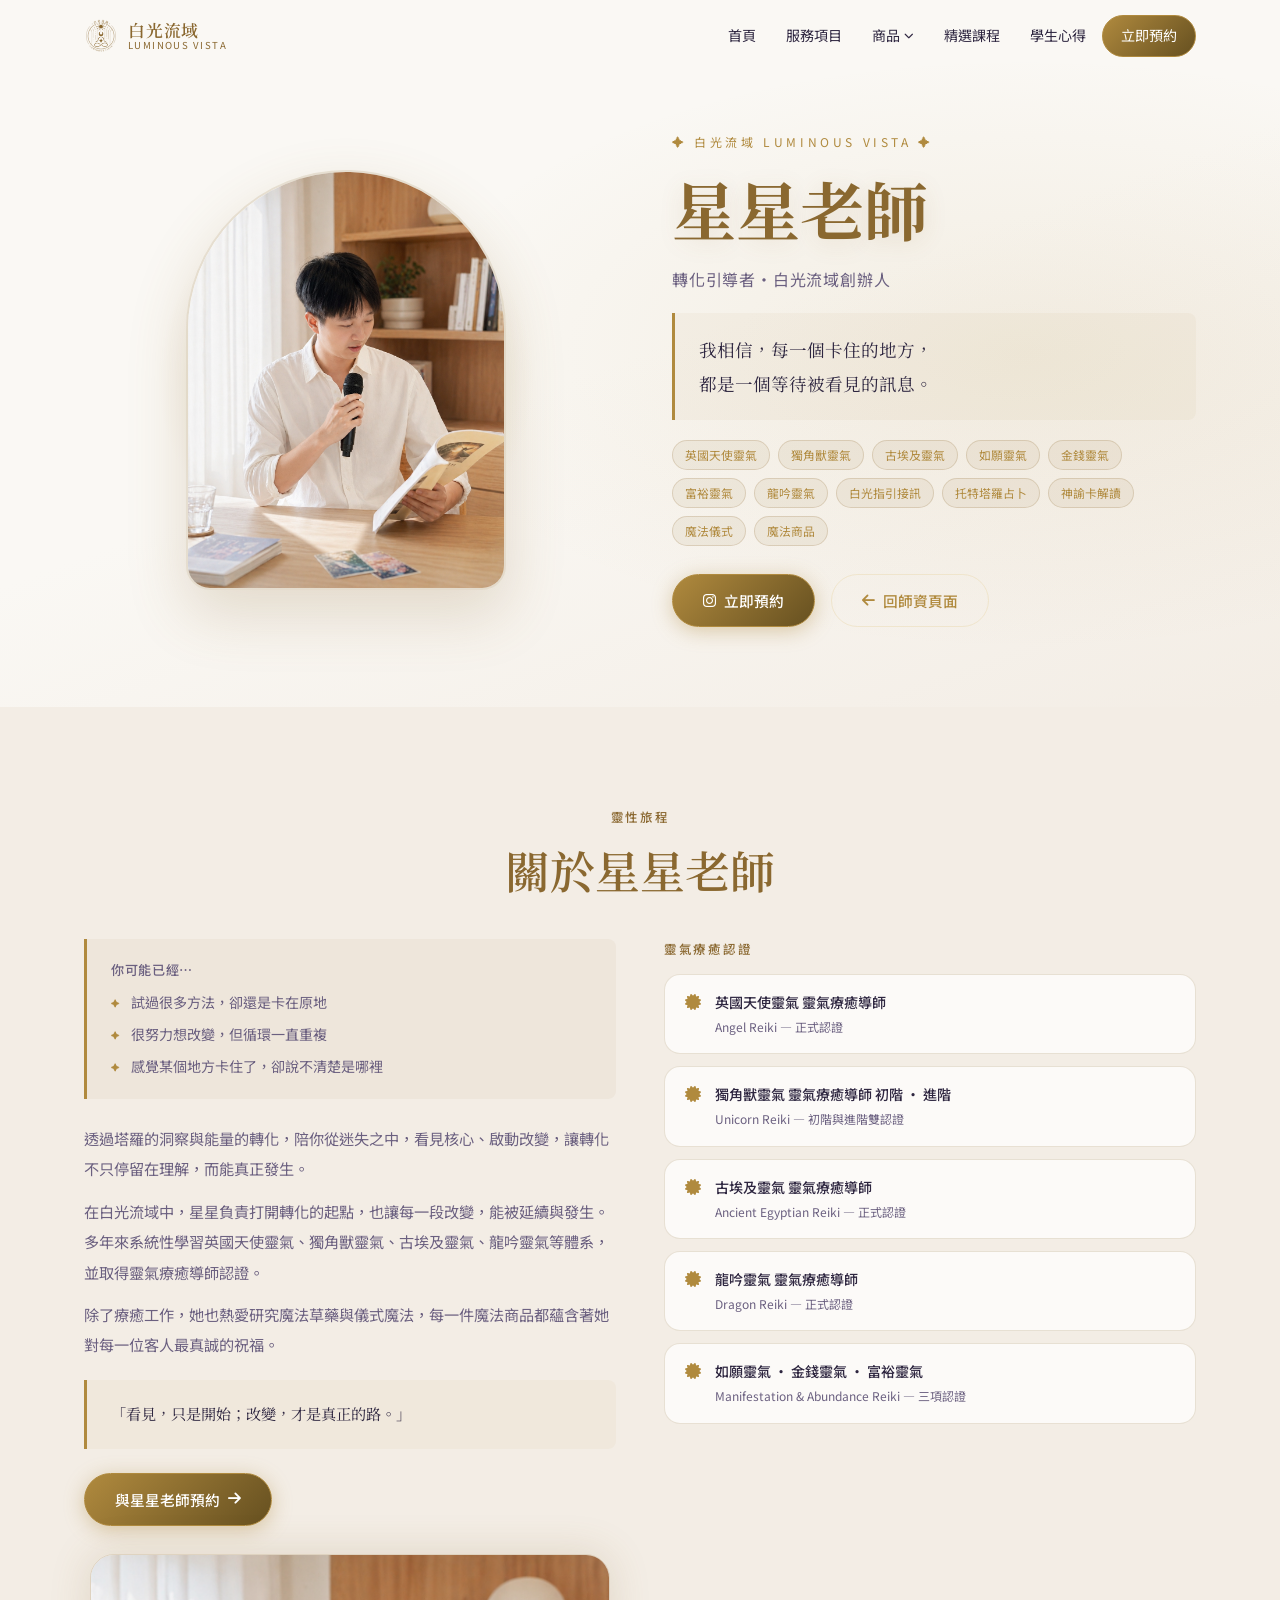
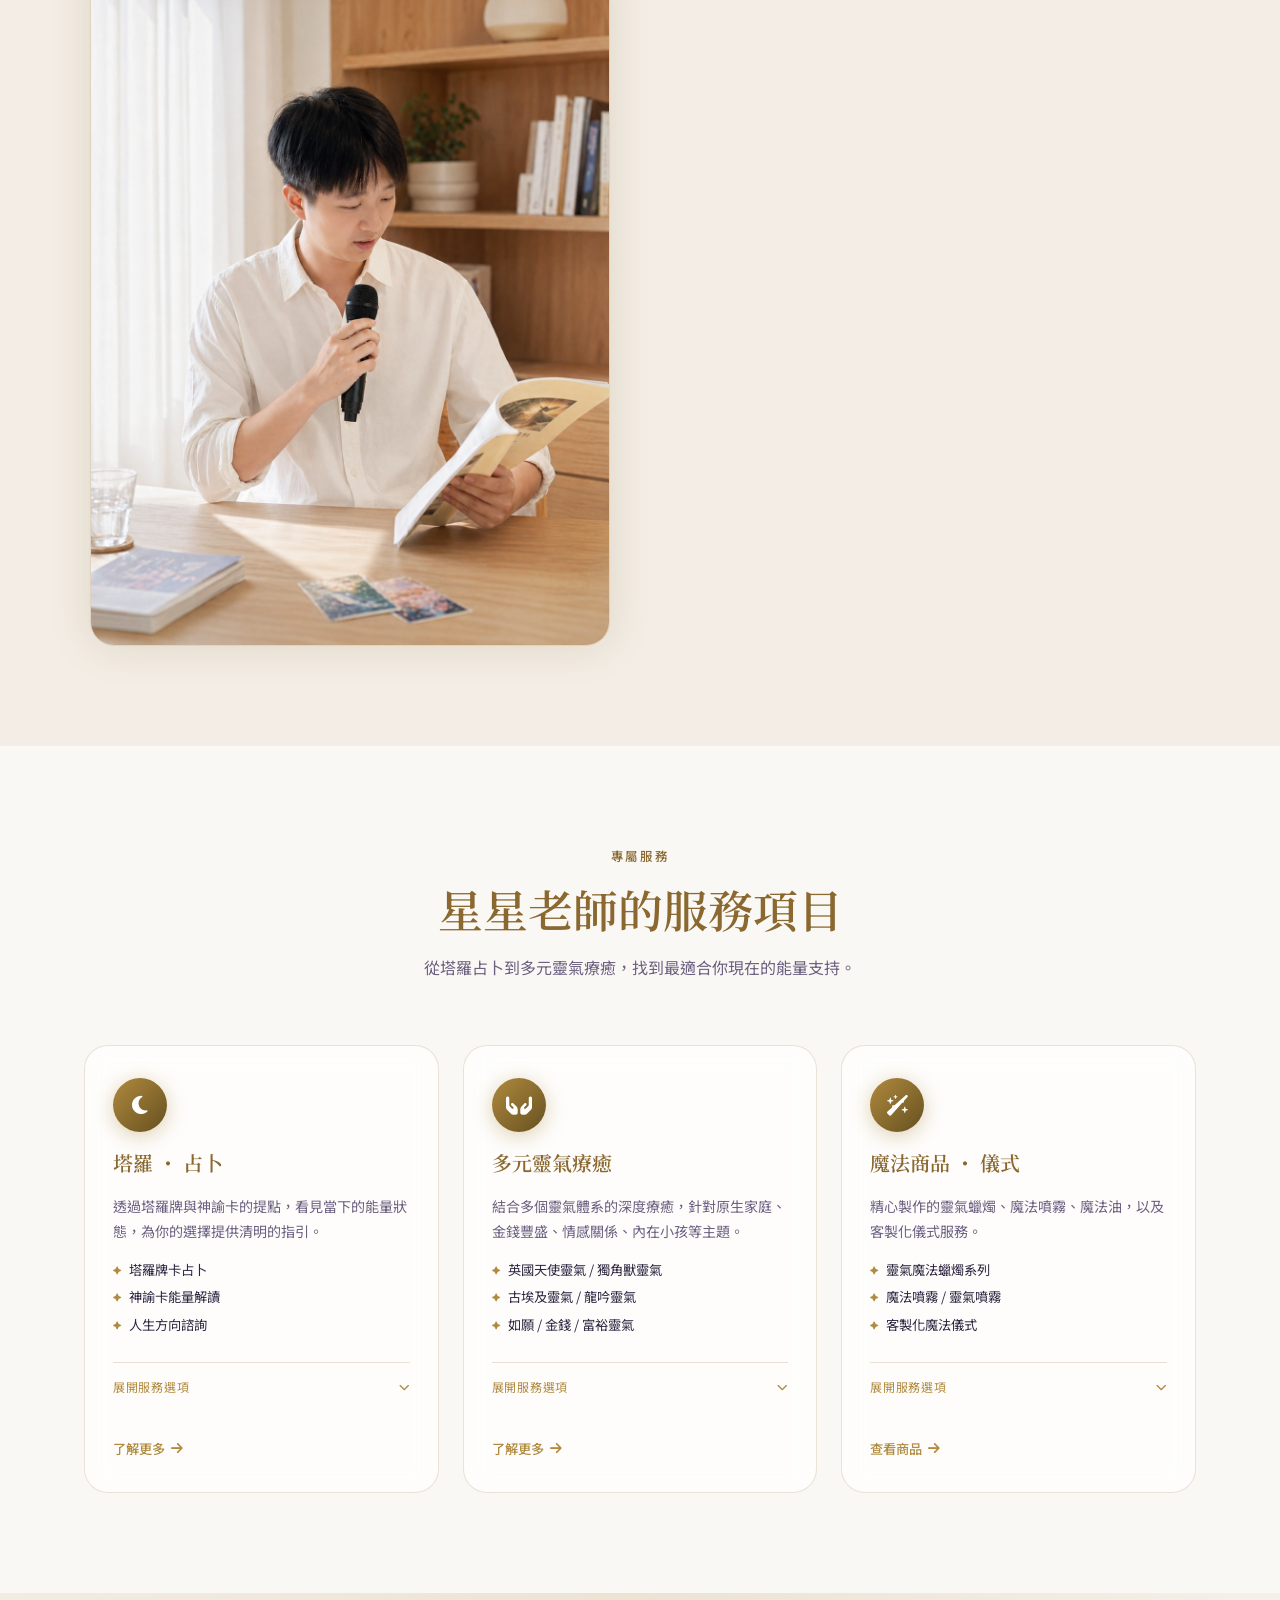
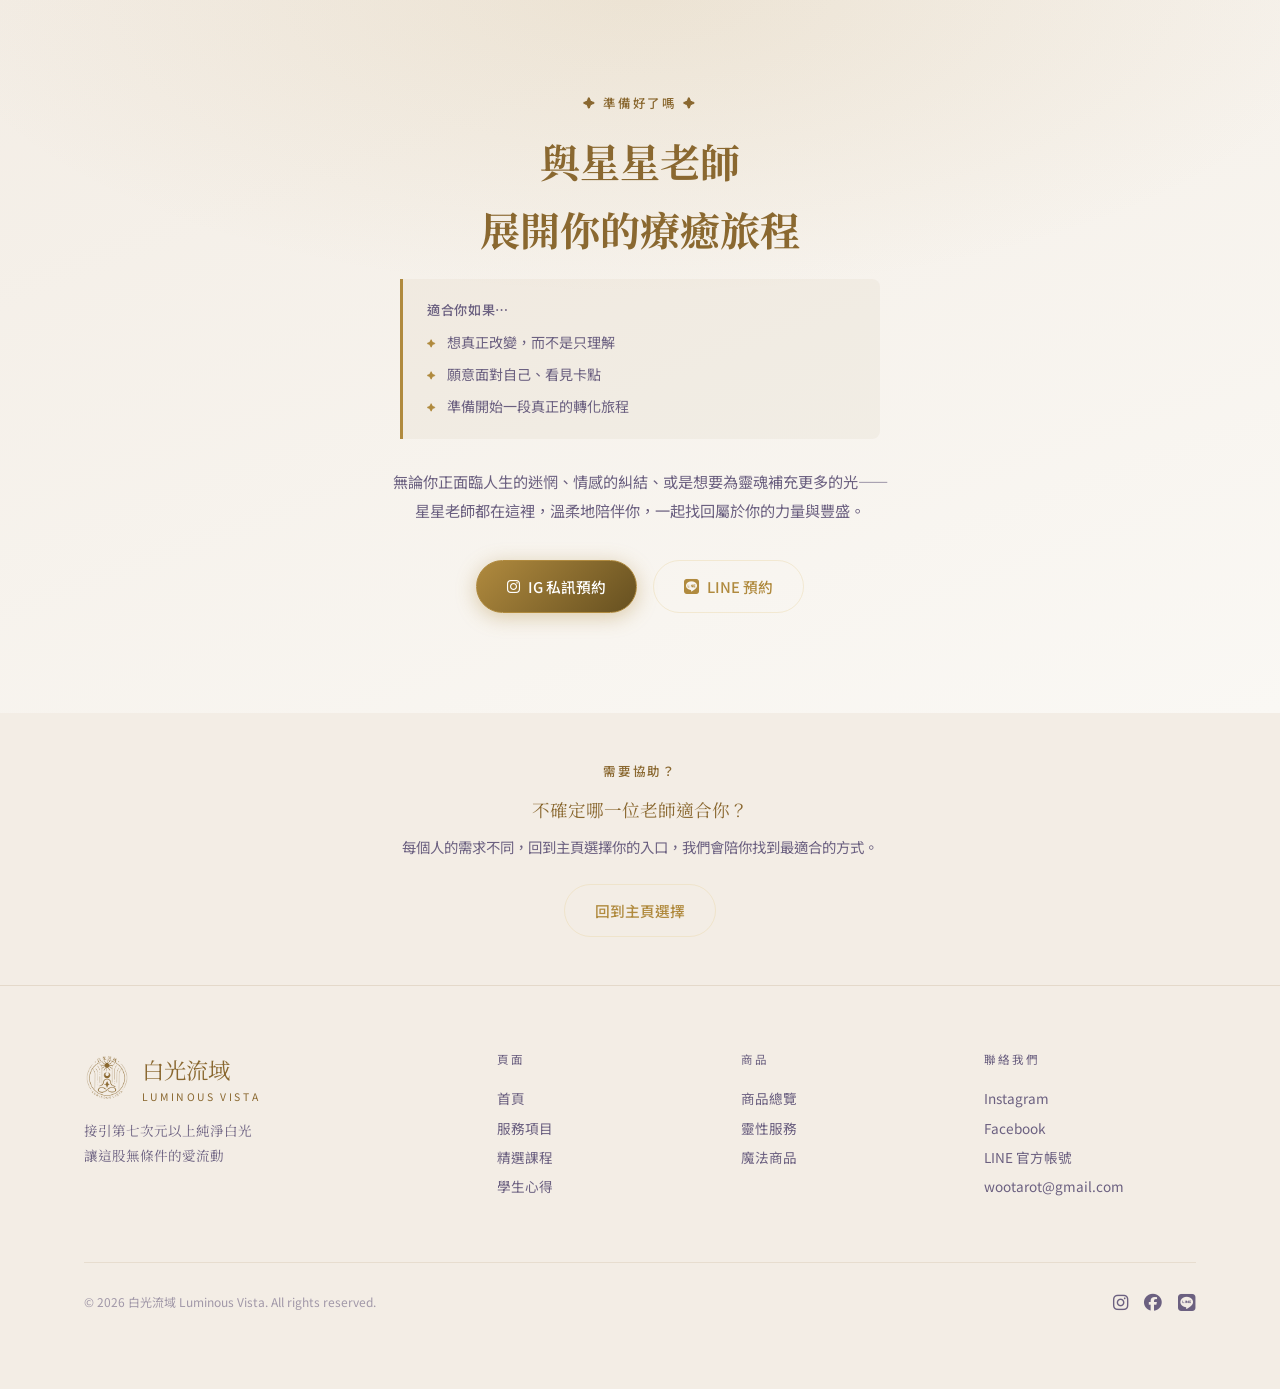
<file: teacher-star.html>
<!DOCTYPE html>
<html lang="zh-TW">
<head>
  <meta charset="UTF-8" />
  <meta name="viewport" content="width=device-width, initial-scale=1.0" />
  <title>星星老師 | 白光流域 Luminous Vista</title>
  <link rel="icon" href="assets/images/Logo.png" />
  <meta name="description" content="星星老師 — 靈氣療癒師 / 塔羅占卜師。專長英國天使靈氣、獨角獸靈氣、古埃及靈氣，陪你在靈性旅途中找回內在的光。" />
  <meta name="robots" content="index, follow" />
  <link rel="canonical" href="https://luminous-vista.netlify.app/teacher-star.html" />
  <meta property="og:title" content="星星老師 | 白光流域 Luminous Vista" />
  <meta property="og:description" content="靈氣療癒師 / 塔羅占卜師。讓純淨的光之能量，撫平你內在的每一道傷痕。" />
  <meta property="og:image" content="https://luminous-vista.netlify.app/assets/images/teacher-star.png" />
  <link rel="preconnect" href="https://fonts.googleapis.com" />
  <link rel="preconnect" href="https://fonts.gstatic.com" crossorigin />
  <link href="https://fonts.googleapis.com/css2?family=Noto+Serif+TC:wght@300;400;600;700&family=Noto+Sans+TC:wght@300;400;500&display=swap" rel="stylesheet" />
  <link rel="stylesheet" href="https://cdnjs.cloudflare.com/ajax/libs/font-awesome/6.5.1/css/all.min.css" />
  <link rel="stylesheet" href="assets/css/style.css" />

  <!-- Google tag (gtag.js) -->
  <script async src="https://www.googletagmanager.com/gtag/js?id=G-SXFB5J3LVD"></script>
  <script>
    window.dataLayer = window.dataLayer || [];
    function gtag(){dataLayer.push(arguments);}
    gtag('js', new Date());

    gtag('config', 'G-SXFB5J3LVD');
  </script>
</head>
<body>

<div id="navbar-placeholder"></div>

<!-- HERO -->
<section class="teacher-hero" aria-label="星星老師介紹">
  <div class="container teacher-hero__container">
    <div class="teacher-hero__photo-wrap">
      <div class="teacher-hero__glow star-glow-lg"></div>
      <img src="assets/images/teacher-star.png" alt="星星老師"
           class="teacher-hero__photo"
           onerror="this.style.display='none'; this.nextElementSibling.style.display='flex';">
      <div class="teacher-hero__photo-placeholder" style="display:none;">
        <i class="fa-solid fa-star"></i>
        <span>星星老師</span>
      </div>
    </div>
    <div class="teacher-hero__content fade-in">
      <p class="teacher-hero__label">✦ 白光流域 Luminous Vista ✦</p>
      <h1 class="teacher-hero__name">星星老師</h1>
      <p class="teacher-hero__title">轉化引導者・白光流域創辦人</p>
      <blockquote class="teacher-hero__tagline">
        我相信，每一個卡住的地方，<br/>都是一個等待被看見的訊息。
      </blockquote>
      <div class="teacher-hero__tags">
        <span class="tag">英國天使靈氣</span>
        <span class="tag">獨角獸靈氣</span>
        <span class="tag">古埃及靈氣</span>
        <span class="tag">如願靈氣</span>
        <span class="tag">金錢靈氣</span>
        <span class="tag">富裕靈氣</span>
        <span class="tag">龍吟靈氣</span>
        <span class="tag">白光指引接訊</span>
        <span class="tag">托特塔羅占卜</span>
        <span class="tag">神諭卡解讀</span>
        <span class="tag">魔法儀式</span>
        <span class="tag">魔法商品</span>
      </div>
      <div class="teacher-hero__actions">
        <a href="https://www.instagram.com/luminous_vista___/" target="_blank" rel="noopener" class="btn btn--primary">
          <i class="fa-brands fa-instagram"></i> 立即預約
        </a>
        <a href="index.html#team" class="btn btn--ghost">
          <i class="fa-solid fa-arrow-left"></i> 回師資頁面
        </a>
      </div>
    </div>
  </div>
</section>

<!-- BIO / JOURNEY + CERTIFICATIONS (merged) -->
<section class="section teacher-bio" id="journey" aria-label="靈性旅程" style="background:var(--clr-bg-soft);">
  <div class="container">
    <div class="section__header" style="margin-bottom:40px;">
      <p class="section__eyebrow">靈性旅程</p>
      <h2 class="section__title">關於星星老師</h2>
    </div>
    <div style="display:grid; grid-template-columns:1fr 1fr; gap:48px; align-items:start;">
      <!-- Left: Bio text -->
      <div class="reveal">
        <div class="resonance-box">
          <p class="resonance-box__lead">你可能已經⋯</p>
          <ul class="resonance-box__list">
            <li>試過很多方法，卻還是卡在原地</li>
            <li>很努力想改變，但循環一直重複</li>
            <li>感覺某個地方卡住了，卻說不清楚是哪裡</li>
          </ul>
        </div>
        <p class="teacher-bio__body">
          透過塔羅的洞察與能量的轉化，陪你從迷失之中，看見核心、啟動改變，讓轉化不只停留在理解，而能真正發生。
        </p>
        <p class="teacher-bio__body" style="margin-top:12px;">
          在白光流域中，星星負責打開轉化的起點，也讓每一段改變，能被延續與發生。多年來系統性學習英國天使靈氣、獨角獸靈氣、古埃及靈氣、龍吟靈氣等體系，並取得靈氣療癒導師認證。
        </p>
        <p class="teacher-bio__body" style="margin-top:12px;">
          除了療癒工作，她也熱愛研究魔法草藥與儀式魔法，每一件魔法商品都蘊含著她對每一位客人最真誠的祝福。
        </p>
        <blockquote class="teacher-hero__tagline" style="margin-top:20px;font-size:0.95rem;">
          「看見，只是開始；改變，才是真正的路。」
        </blockquote>
        <a href="#booking" class="btn btn--primary" style="margin-top:24px;">
          與星星老師預約 <i class="fa-solid fa-arrow-right"></i>
        </a>
        <!-- 公式照 — 請將圖片放至 assets/images/teacher-star-formal.jpg -->
        <div class="teacher-formal-wrap" style="margin-top:28px;">
          <img src="assets/images/teacher-star.png" alt="星星老師公式照"
               class="teacher-formal-photo"
               onerror="this.style.display='none';this.nextElementSibling.style.display='flex';">
          <div class="teacher-formal-placeholder" style="display:none;">
            <i class="fa-solid fa-image"></i>
            <span>星星老師</span>
          </div>
        </div>
      </div>
      <!-- Right: Certifications -->
      <div class="reveal">
        <p class="section__eyebrow" style="margin-bottom:14px;">靈氣療癒認證</p>
        <div class="teacher-certs__list">
          <div class="teacher-certs__item">
            <i class="fa-solid fa-certificate teacher-certs__icon"></i>
            <div>
              <p class="teacher-certs__name">英國天使靈氣 靈氣療癒導師</p>
              <p class="teacher-certs__sub">Angel Reiki — 正式認證</p>
            </div>
          </div>
          <div class="teacher-certs__item">
            <i class="fa-solid fa-certificate teacher-certs__icon"></i>
            <div>
              <p class="teacher-certs__name">獨角獸靈氣 靈氣療癒導師 初階 ・ 進階</p>
              <p class="teacher-certs__sub">Unicorn Reiki — 初階與進階雙認證</p>
            </div>
          </div>
          <div class="teacher-certs__item">
            <i class="fa-solid fa-certificate teacher-certs__icon"></i>
            <div>
              <p class="teacher-certs__name">古埃及靈氣 靈氣療癒導師</p>
              <p class="teacher-certs__sub">Ancient Egyptian Reiki — 正式認證</p>
            </div>
          </div>
          <div class="teacher-certs__item">
            <i class="fa-solid fa-certificate teacher-certs__icon"></i>
            <div>
              <p class="teacher-certs__name">龍吟靈氣 靈氣療癒導師</p>
              <p class="teacher-certs__sub">Dragon Reiki — 正式認證</p>
            </div>
          </div>
          <div class="teacher-certs__item">
            <i class="fa-solid fa-certificate teacher-certs__icon"></i>
            <div>
              <p class="teacher-certs__name">如願靈氣 ・ 金錢靈氣 ・ 富裕靈氣</p>
              <p class="teacher-certs__sub">Manifestation &amp; Abundance Reiki — 三項認證</p>
            </div>
          </div>
        </div>
      </div>
    </div>
  </div>
</section>


<!-- SIGNATURE SERVICES -->
<section class="section teacher-services" id="services" aria-label="星星老師服務">
  <div class="container">
    <div class="section__header">
      <p class="section__eyebrow">專屬服務</p>
      <h2 class="section__title">星星老師的服務項目</h2>
      <p class="section__subtitle">從塔羅占卜到多元靈氣療癒，找到最適合你現在的能量支持。</p>
    </div>
    <div class="teacher-services__grid">

      <!-- 入口一：塔羅・占卜 -->
      <article class="card reveal service-card-accordion">
        <div class="card__icon-wrap"><i class="fa-solid fa-moon card__icon"></i></div>
        <h3 class="card__title">塔羅 ・ 占卜</h3>
        <p class="card__text">透過塔羅牌與神諭卡的提點，看見當下的能量狀態，為你的選擇提供清明的指引。</p>
        <ul class="card__list">
          <li>塔羅牌卡占卜</li>
          <li>神諭卡能量解讀</li>
          <li>人生方向諮詢</li>
        </ul>
        <div class="service-card-toggle" onclick="this.closest('.service-card-accordion').classList.toggle('is-open')">
          <span class="service-card-toggle-label">展開服務選項</span>
          <i class="fa-solid fa-chevron-down service-card-chevron"></i>
        </div>
        <div class="service-card-subtiers">
          <ul class="service-subtier-list">
            <li class="service-subtier-item">
              <span class="service-subtier-item__dot"></span>
              <div class="service-subtier-item__content">
                <span class="service-subtier-item__name">塔羅牌卡占卜</span>
                <span class="service-subtier-item__desc">單一或複合主題牌陣，解讀當下能量與方向</span>
              </div>
            </li>
            <li class="service-subtier-item">
              <span class="service-subtier-item__dot"></span>
              <div class="service-subtier-item__content">
                <span class="service-subtier-item__name">神諭卡能量解讀</span>
                <span class="service-subtier-item__desc">連結神諭卡的訊息，帶來靈性層面的指引與提醒</span>
              </div>
            </li>
            <li class="service-subtier-item">
              <span class="service-subtier-item__dot"></span>
              <div class="service-subtier-item__content">
                <span class="service-subtier-item__name">人生方向諮詢</span>
                <span class="service-subtier-item__desc">結合塔羅與能量洞察，協助釐清方向與下一步</span>
              </div>
            </li>
          </ul>
        </div>
        <a href="services.html#divination" class="card__link" style="margin-top:12px;">了解更多 <i class="fa-solid fa-arrow-right"></i></a>
      </article>

      <!-- 入口二：多元靈氣療癒 -->
      <article class="card reveal service-card-accordion">
        <div class="card__icon-wrap"><i class="fa-solid fa-hands-holding card__icon"></i></div>
        <h3 class="card__title">多元靈氣療癒</h3>
        <p class="card__text">結合多個靈氣體系的深度療癒，針對原生家庭、金錢豐盛、情感關係、內在小孩等主題。</p>
        <ul class="card__list">
          <li>英國天使靈氣 / 獨角獸靈氣</li>
          <li>古埃及靈氣 / 龍吟靈氣</li>
          <li>如願 / 金錢 / 富裕靈氣</li>
        </ul>
        <div class="service-card-toggle" onclick="this.closest('.service-card-accordion').classList.toggle('is-open')">
          <span class="service-card-toggle-label">展開服務選項</span>
          <i class="fa-solid fa-chevron-down service-card-chevron"></i>
        </div>
        <div class="service-card-subtiers">
          <ul class="service-subtier-list">
            <li class="service-subtier-item">
              <span class="service-subtier-item__dot"></span>
              <div class="service-subtier-item__content">
                <span class="service-subtier-item__name">英國天使靈氣</span>
                <span class="service-subtier-item__desc">以天使之光清理深層阻礙，適合情感、原生家庭、內在小孩主題</span>
              </div>
            </li>
            <li class="service-subtier-item">
              <span class="service-subtier-item__dot"></span>
              <div class="service-subtier-item__content">
                <span class="service-subtier-item__name">獨角獸靈氣</span>
                <span class="service-subtier-item__desc">純淨的獨角獸能量，適合靈性提升與能量淨化</span>
              </div>
            </li>
            <li class="service-subtier-item">
              <span class="service-subtier-item__dot"></span>
              <div class="service-subtier-item__content">
                <span class="service-subtier-item__name">古埃及靈氣 / 龍吟靈氣</span>
                <span class="service-subtier-item__desc">深層能量轉化，適合人生轉折期或強烈卡點</span>
              </div>
            </li>
            <li class="service-subtier-item">
              <span class="service-subtier-item__dot"></span>
              <div class="service-subtier-item__content">
                <span class="service-subtier-item__name">如願 / 金錢 / 富裕靈氣</span>
                <span class="service-subtier-item__desc">開啟豐盛頻率，吸引金錢能量與顯化</span>
              </div>
            </li>
          </ul>
        </div>
        <a href="services.html#reiki" class="card__link" style="margin-top:12px;">了解更多 <i class="fa-solid fa-arrow-right"></i></a>
      </article>

      <!-- 入口三：魔法商品・儀式 -->
      <article class="card reveal service-card-accordion">
        <div class="card__icon-wrap"><i class="fa-solid fa-wand-sparkles card__icon"></i></div>
        <h3 class="card__title">魔法商品 ・ 儀式</h3>
        <p class="card__text">精心製作的靈氣蠟燭、魔法噴霧、魔法油，以及客製化儀式服務。</p>
        <ul class="card__list">
          <li>靈氣魔法蠟燭系列</li>
          <li>魔法噴霧 / 靈氣噴霧</li>
          <li>客製化魔法儀式</li>
        </ul>
        <div class="service-card-toggle" onclick="this.closest('.service-card-accordion').classList.toggle('is-open')">
          <span class="service-card-toggle-label">展開服務選項</span>
          <i class="fa-solid fa-chevron-down service-card-chevron"></i>
        </div>
        <div class="service-card-subtiers">
          <ul class="service-subtier-list">
            <li class="service-subtier-item">
              <span class="service-subtier-item__dot"></span>
              <div class="service-subtier-item__content">
                <span class="service-subtier-item__name">靈氣魔法蠟燭</span>
                <span class="service-subtier-item__desc">淨化、希望之淚、突破困境、招財、愛情、智慧等多款</span>
              </div>
            </li>
            <li class="service-subtier-item">
              <span class="service-subtier-item__dot"></span>
              <div class="service-subtier-item__content">
                <span class="service-subtier-item__name">魔法噴霧 / 靈氣噴霧</span>
                <span class="service-subtier-item__desc">豐盛瀑布等能量噴霧，隨時為空間注入能量</span>
              </div>
            </li>
            <li class="service-subtier-item">
              <span class="service-subtier-item__dot"></span>
              <div class="service-subtier-item__content">
                <span class="service-subtier-item__name">月相香水</span>
                <span class="service-subtier-item__desc">新月、滿月等月相能量香水，配合月週期使用</span>
              </div>
            </li>
            <li class="service-subtier-item">
              <span class="service-subtier-item__dot"></span>
              <div class="service-subtier-item__content">
                <span class="service-subtier-item__name">客製化魔法儀式</span>
                <span class="service-subtier-item__desc">依個人需求設計的專屬能量儀式服務</span>
              </div>
            </li>
          </ul>
        </div>
        <a href="products-magic.html" class="card__link" style="margin-top:12px;">查看商品 <i class="fa-solid fa-arrow-right"></i></a>
      </article>

    </div>
  </div>
</section>

<!-- 學員見證 (TBD: 待有真實學員心得後再開啟) -->
<section class="section teacher-reviews" id="testimonials" aria-label="學員心得" style="display:none;">
  <div class="container">
    <div class="section__header">
      <p class="section__eyebrow">學員見證</p>
      <h2 class="section__title">他們的轉變故事</h2>
    </div>
  </div>
</section>

<!-- BOOKING CTA -->
<section class="section teacher-booking" id="booking" aria-label="預約星星老師">
  <div class="container">
    <div class="teacher-booking__inner">
      <p class="section__eyebrow">✦ 準備好了嗎 ✦</p>
      <h2 class="teacher-booking__title">與星星老師<br/>展開你的療癒旅程</h2>
      <div class="resonance-box" style="text-align:left;max-width:480px;margin-inline:auto;margin-bottom:28px;">
        <p class="resonance-box__lead">適合你如果⋯</p>
        <ul class="resonance-box__list">
          <li>想真正改變，而不是只理解</li>
          <li>願意面對自己、看見卡點</li>
          <li>準備開始一段真正的轉化旅程</li>
        </ul>
      </div>
      <p class="teacher-booking__body">
        無論你正面臨人生的迷惘、情感的糾結、或是想要為靈魂補充更多的光——<br/>
        星星老師都在這裡，溫柔地陪伴你，一起找回屬於你的力量與豐盛。
      </p>
      <div class="teacher-booking__actions">
        <a href="https://www.instagram.com/luminous_vista___/" target="_blank" rel="noopener" class="btn btn--primary">
          <i class="fa-brands fa-instagram"></i> IG 私訊預約
        </a>
        <a href="https://line.me/R/ti/p/@tye7794w" target="_blank" rel="noopener" class="btn btn--ghost">
          <i class="fa-brands fa-line"></i> LINE 預約
        </a>
        <a href="https://forms.gle/HhndP6FVHjyu6BVy5" target="_blank" rel="noopener" class="btn btn--ghost" style="display:none;">
          <i class="fa-solid fa-file-lines"></i> 填寫表單
        </a>
      </div>
    </div>
  </div>
</section>

<!-- 不確定哪一位適合你 -->
<section class="teacher-unsure" aria-label="回到主頁選擇">
  <div class="container" style="max-width:560px;">
    <p class="section__eyebrow">需要協助？</p>
    <p class="teacher-unsure__title">不確定哪一位老師適合你？</p>
    <p class="teacher-unsure__body">每個人的需求不同，回到主頁選擇你的入口，我們會陪你找到最適合的方式。</p>
    <a href="index.html#start" class="btn btn--ghost">回到主頁選擇</a>
  </div>
</section>

<div id="footer-placeholder"></div>
<script src="assets/js/components.js"></script>
</body>
</html>
</file>
<file: assets/css/style.css>
/* =====================================================
   CSS Variables / Design System  — Light / Cream Theme
   ===================================================== */
:root {
  /* Backgrounds */
  --clr-bg:         #faf8f4;   /* warm off-white */
  --clr-bg-soft:    #f3ede5;   /* gentle warm section bg */
  --clr-bg-card:    #ffffff;   /* pure white cards */

  /* Accent (warm gold-brown) */
  --clr-accent:     #8a6830;   /* main accent */
  --clr-accent-lt:  #b08a3e;   /* lighter hover */
  --clr-accent-dk:  #665020;   /* darker, borders */

  /* Gold / warm tone */
  --clr-gold:       #b08a3e;   /* rich warm gold */
  --clr-gold-lt:    #8a6830;   /* deeper gold for headings */

  /* Text */
  --clr-white:      #ffffff;
  --clr-text:       #2e2640;   /* deep navy-purple */
  --clr-text-muted: #6b6080;   /* muted mid-tone */

  /* Glass / card surface */
  --clr-glass-bg:     rgba(255, 255, 255, 0.72);
  --clr-glass-border: rgba(138, 104, 48, 0.18);

  --clr-success:    #3a8f70;

  --font-serif: 'Noto Serif TC', serif;
  --font-sans:  'Noto Sans TC', sans-serif;

  --radius-sm:  8px;
  --radius-md:  16px;
  --radius-lg:  24px;
  --radius-xl:  40px;

  --shadow-glow: 0 0 40px rgba(138, 104, 48, 0.18);
  --shadow-card: 0 4px 24px rgba(138, 104, 48, 0.10);

  --transition: 0.35s cubic-bezier(0.25, 0.46, 0.45, 0.94);
  --nav-height: 72px;
}

/* =====================================================
   Reset & Base
   ===================================================== */
*, *::before, *::after { box-sizing: border-box; margin: 0; padding: 0; }
html { scroll-behavior: smooth; font-size: 16px; }
body { background: var(--clr-bg); color: var(--clr-text); font-family: var(--font-sans); line-height: 1.7; overflow-x: hidden; }
img { max-width: 100%; display: block; }
a { color: inherit; text-decoration: none; transition: color var(--transition); }
ul { list-style: none; }

/* =====================================================
   Utility
   ===================================================== */
.container { width: 100%; max-width: 1160px; margin-inline: auto; padding-inline: 24px; }
.section { padding-block: 100px; }

.section__header { text-align: center; margin-bottom: 64px; }
.section__eyebrow {
  font-size: 0.78rem; font-weight: 500; letter-spacing: 0.22em;
  text-transform: uppercase; color: var(--clr-gold-lt); margin-bottom: 12px;
}
.section__title {
  font-family: var(--font-serif); font-size: clamp(1.8rem, 4vw, 2.8rem);
  font-weight: 600; color: var(--clr-gold-lt); margin-bottom: 16px; line-height: 1.3;
}
.section__subtitle { font-size: 1rem; color: var(--clr-text-muted); max-width: 580px; margin-inline: auto; }

/* Breadcrumb */
.breadcrumb {
  display: flex; align-items: center; gap: 8px;
  font-size: 0.8rem; color: var(--clr-text-muted); margin-bottom: 32px;
}
.breadcrumb a:hover { color: var(--clr-gold-lt); }
.breadcrumb__sep { opacity: 0.4; }

/* Page Hero (non-fullscreen) */
.page-hero {
  padding-top: calc(var(--nav-height) + 64px);
  padding-bottom: 64px;
  text-align: center;
  position: relative;
  overflow: hidden;
}
.page-hero__bg {
  position: absolute;
  top: 0; left: 0; right: 0; bottom: 0;
  background: var(--clr-bg-soft)
              url('../images/hero.png') center/cover no-repeat;
  z-index: -1;
}
.page-hero__content { position: relative; z-index: 1; }
.page-hero__title {
  font-family: var(--font-serif); font-size: clamp(2rem,5vw,3.5rem);
  font-weight: 700; color: var(--clr-gold-lt); margin-bottom: 16px;
  text-shadow: 0 0 40px rgba(232,213,163,0.3);
}
.page-hero__sub { font-size: 1rem; color: var(--clr-text-muted); max-width: 580px; margin-inline: auto; }

/* =====================================================
   Buttons
   ===================================================== */
.btn {
  display: inline-flex; align-items: center; gap: 8px;
  padding: 13px 30px; border-radius: var(--radius-xl);
  font-family: var(--font-sans); font-size: 0.92rem; font-weight: 500;
  cursor: pointer; transition: all var(--transition); white-space: nowrap; border: none;
}
.btn--primary {
  background: linear-gradient(135deg, var(--clr-gold), #665020);
  color: var(--clr-white); border: 1px solid var(--clr-gold);
  box-shadow: 0 4px 20px rgba(176, 138, 62,0.4);
}
.btn--primary:hover { background: linear-gradient(135deg, var(--clr-gold-lt), var(--clr-gold)); box-shadow: 0 8px 32px rgba(176, 138, 62,0.6); transform: translateY(-2px); }
.btn--ghost { background: transparent; color: var(--clr-gold); border: 1px solid rgba(232,213,163,0.4); }
.btn--ghost:hover { background: rgba(232,213,163,0.08); transform: translateY(-2px); }
.btn--contact {
  background: rgba(102, 80, 32,0.3); color: var(--clr-text);
  border: 1px solid var(--clr-glass-border); width: 100%; justify-content: center;
}
.btn--contact:hover { background: rgba(176, 138, 62,0.3); border-color: var(--clr-gold); color: var(--clr-gold-lt); }
.btn--buy {
  background: linear-gradient(135deg, var(--clr-gold), #665020);
  color: var(--clr-white); border: 1px solid var(--clr-gold);
  width: 100%; justify-content: center;
  box-shadow: 0 4px 16px rgba(176, 138, 62,0.3);
}
.btn--buy:hover { box-shadow: 0 6px 24px rgba(176, 138, 62,0.5); transform: translateY(-2px); }
.btn--sm { padding: 8px 20px; font-size: 0.82rem; }

/* =====================================================
   Animations
   ===================================================== */
.reveal { opacity: 0; transform: translateY(28px); transition: opacity 0.7s ease, transform 0.7s ease; }
.reveal.visible { opacity: 1; transform: none; }
.fade-in { opacity: 0; transform: translateY(20px); animation: fadeInUp 0.9s forwards; }
.fade-in--delay-1 { animation-delay: 0.25s; }
.fade-in--delay-2 { animation-delay: 0.5s; }
.fade-in--delay-3 { animation-delay: 0.75s; }
@keyframes fadeInUp { to { opacity: 1; transform: none; } }

/* =====================================================
   NAVBAR
   ===================================================== */
.navbar {
  position: fixed; top: 0; left: 0; width: 100%; height: var(--nav-height);
  z-index: 900; transition: background var(--transition), box-shadow var(--transition);
}
.navbar.scrolled { background: rgba(250,248,244,0.95); backdrop-filter: blur(16px); box-shadow: 0 1px 0 rgba(138, 104, 48,0.15), 0 2px 12px rgba(138, 104, 48,0.08); }
.navbar__container {
  max-width: 1160px; margin-inline: auto; padding-inline: 24px;
  height: 100%; display: flex; align-items: center; justify-content: space-between; gap: 16px;
}
.navbar__logo { display: flex; flex-direction: column; line-height: 1.1; flex-shrink: 0; }
.navbar__logo-zh { font-family: var(--font-serif); font-size: 1.05rem; font-weight: 600; color: var(--clr-gold-lt); letter-spacing: 0.05em; }
.navbar__logo-en { font-size: 0.6rem; color: var(--clr-gold-lt); letter-spacing: 0.15em; text-transform: uppercase; }
.navbar__links { display: flex; align-items: center; gap: 2px; }
.navbar__item { position: relative; }
.navbar__link {
  display: flex; align-items: center; gap: 4px;
  padding: 8px 14px; border-radius: var(--radius-xl);
  font-size: 0.88rem; color: var(--clr-text); transition: all var(--transition);
}
.navbar__link:hover, .navbar__link.active { color: var(--clr-gold-lt); }
.navbar__link.active { background: rgba(138, 104, 48,0.1); }
.navbar__link--cta {
  background: linear-gradient(135deg, var(--clr-gold), #665020);
  color: var(--clr-white) !important; border: 1px solid var(--clr-gold); padding: 8px 18px;
}
.navbar__link--cta:hover { background: linear-gradient(135deg, var(--clr-gold-lt), var(--clr-gold)); box-shadow: 0 4px 16px rgba(138, 104, 48,0.35); }
.navbar__chevron { font-size: 0.6rem; transition: transform var(--transition); }
.navbar__item--dropdown:hover .navbar__chevron,
.navbar__item--dropdown.open .navbar__chevron { transform: rotate(180deg); }

/* Dropdown */
.dropdown {
  position: absolute; top: 100%; left: 50%;
  padding-top: 8px; /* bridge gap — DO NOT remove, keeps hover area continuous */
  background: transparent;
  border: none;
  min-width: 140px;
  opacity: 0; visibility: hidden; transform: translateX(-50%) translateY(-4px);
  transition: all var(--transition); pointer-events: none;
}
.dropdown__inner {
  background: rgba(255,255,255,0.97); backdrop-filter: blur(20px);
  border: 1px solid var(--clr-glass-border); border-radius: var(--radius-md);
  box-shadow: 0 8px 32px rgba(138, 104, 48,0.12); padding: 8px;
}
.navbar__item--dropdown:hover .dropdown { opacity: 1; visibility: visible; transform: translateX(-50%) translateY(0); pointer-events: auto; }
.dropdown__link { display: block; padding: 10px 16px; font-size: 0.85rem; color: var(--clr-text); border-radius: var(--radius-sm); transition: all var(--transition); }
.dropdown__link:hover, .dropdown__link.active { background: rgba(138, 104, 48,0.1); color: var(--clr-gold); }

/* Burger */
.navbar__burger { display: none; flex-direction: column; gap: 5px; background: none; border: none; cursor: pointer; padding: 8px; }
.navbar__burger span { display: block; width: 24px; height: 2px; background: var(--clr-gold); border-radius: 2px; transition: all var(--transition); }
.navbar__burger.open span:nth-child(1) { transform: rotate(45deg) translate(5px, 5px); }
.navbar__burger.open span:nth-child(2) { opacity: 0; }
.navbar__burger.open span:nth-child(3) { transform: rotate(-45deg) translate(5px, -5px); }

/* =====================================================
   HERO SECTION (fullscreen - index only)
   ===================================================== */
.hero {
  position: relative; min-height: 100svh; display: flex; flex-direction: column;
  align-items: center; justify-content: center; overflow: hidden;
  text-align: center; padding-top: var(--nav-height);
}
.hero__canvas { position: absolute; inset: 0; width: 100%; height: 100%; z-index: 0; }
.hero__bg {
  position: absolute; inset: 0;
  background: radial-gradient(ellipse 100% 80% at 50% 0%, rgba(243,237,229,0.9) 0%, rgba(250,248,244,0.75) 50%, transparent 100%),
              radial-gradient(ellipse 60% 40% at 80% 80%, rgba(138, 104, 48,0.08) 0%, transparent 60%),
              url('../images/hero.png') center/cover no-repeat;
  opacity: 1; z-index: 1;
}
.hero__content { position: relative; z-index: 2; padding-inline: 24px; max-width: 780px; }
.hero__eyebrow { font-size: 0.78rem; letter-spacing: 0.3em; text-transform: uppercase; color: var(--clr-gold); margin-bottom: 20px; }
.hero__title {
  font-family: var(--font-serif); font-size: clamp(3rem, 8vw, 6rem); font-weight: 700;
  color: var(--clr-gold-lt); line-height: 1.1; letter-spacing: 0.05em;
  text-shadow: 0 4px 32px rgba(138,104,48,0.2); display: flex; flex-direction: column; gap: 8px; margin-bottom: 24px;
}
.hero__title-en { font-family: var(--font-sans); font-size: clamp(0.9rem,2vw,1.2rem); font-weight: 300; letter-spacing: 0.25em; color: var(--clr-gold); text-shadow: none; }
.hero__tagline { font-family: var(--font-serif); font-size: clamp(1rem,2.5vw,1.35rem); color: var(--clr-text-muted); line-height: 1.9; margin-bottom: 40px; }
.hero__actions { display: flex; align-items: center; justify-content: center; flex-wrap: wrap; gap: 16px; }
.hero__scroll-hint {
  position: absolute; bottom: 32px; left: 50%; transform: translateX(-50%); z-index: 2;
  display: flex; flex-direction: column; align-items: center; gap: 8px;
  font-size: 0.72rem; letter-spacing: 0.1em; color: var(--clr-gold); animation: bounce 2s infinite;
}
@keyframes bounce { 0%,100% { transform: translateX(-50%) translateY(0); } 50% { transform: translateX(-50%) translateY(8px); } }

/* =====================================================
   Cards (generic)
   ===================================================== */
.card {
  background: var(--clr-glass-bg); border: 1px solid var(--clr-glass-border);
  border-radius: var(--radius-lg); padding: 32px 28px; backdrop-filter: blur(12px);
  transition: transform var(--transition), box-shadow var(--transition), border-color var(--transition);
  display: flex; flex-direction: column; gap: 14px;
}
.card:hover { transform: translateY(-6px); box-shadow: var(--shadow-glow); border-color: var(--clr-gold); }
.card__icon-wrap {
  width: 54px; height: 54px; border-radius: 50%;
  background: linear-gradient(135deg, var(--clr-gold), #665020);
  display: flex; align-items: center; justify-content: center; box-shadow: 0 4px 20px rgba(176, 138, 62,0.4);
}
.card__icon { font-size: 1.3rem; color: var(--clr-white); }
.card__title { font-family: var(--font-serif); font-size: 1.25rem; font-weight: 600; color: var(--clr-gold-lt); }
.card__text { font-size: 0.88rem; color: var(--clr-text-muted); line-height: 1.8; }
.card__list { display: flex; flex-direction: column; gap: 5px; flex: 1; }
.card__list li { font-size: 0.83rem; color: var(--clr-text); padding-left: 16px; position: relative; }
.card__list li::before { content: '✦'; position: absolute; left: 0; color: var(--clr-gold); font-size: 0.55rem; top: 5px; }
.card__link { display: inline-flex; align-items: center; gap: 6px; font-size: 0.83rem; font-weight: 500; color: var(--clr-gold); margin-top: auto; transition: gap var(--transition), color var(--transition); }
.card__link:hover { color: var(--clr-gold); gap: 10px; }

/* =====================================================
   Product Cards
   ===================================================== */
.product-card {
  background: var(--clr-glass-bg); border: 1px solid var(--clr-glass-border);
  border-radius: var(--radius-lg); padding: 28px; backdrop-filter: blur(12px);
  display: flex; flex-direction: column; gap: 16px;
  transition: transform var(--transition), box-shadow var(--transition), border-color var(--transition);
  position: relative; overflow: hidden;
}
.product-card::before {
  content: ''; position: absolute; inset: 0;
  background: linear-gradient(180deg, rgba(138, 104, 48,0.04) 0%, transparent 50%);
  pointer-events: none;
}
.product-card:hover { transform: translateY(-6px); box-shadow: var(--shadow-glow); border-color: var(--clr-gold); }
.product-card__badge {
  position: absolute; top: 16px; right: 16px;
  font-size: 0.68rem; padding: 3px 10px; border-radius: var(--radius-xl);
  background: rgba(138, 104, 48,0.1); border: 1px solid rgba(138, 104, 48,0.25); color: var(--clr-gold);
  letter-spacing: 0.05em;
}
.product-card__icon { font-size: 2rem; color: var(--clr-gold-lt); }
.product-card__title { font-family: var(--font-serif); font-size: 1.2rem; font-weight: 600; color: var(--clr-gold-lt); }
.product-card__desc { font-size: 0.85rem; color: var(--clr-text-muted); line-height: 1.8; flex: 1; }
.product-card__tags { display: flex; flex-wrap: wrap; gap: 6px; }
.product-card__footer { display: flex; flex-direction: column; gap: 8px; margin-top: auto; padding-top: 16px; border-top: 1px solid rgba(176, 138, 62,0.2); }

/* Product Grid */
.products-grid { display: grid; grid-template-columns: repeat(3, 1fr); gap: 24px; }
.products-grid--2 { grid-template-columns: repeat(2, 1fr); max-width: 720px; margin-inline: auto; }

/* Category Nav */
.products-nav {
  display: flex; gap: 12px; flex-wrap: wrap; margin-bottom: 48px;
}
.products-nav__btn {
  padding: 8px 20px; border-radius: var(--radius-xl);
  font-size: 0.85rem; border: 1px solid var(--clr-glass-border);
  background: var(--clr-glass-bg); color: var(--clr-text);
  cursor: pointer; transition: all var(--transition); font-family: var(--font-sans);
}
.products-nav__btn:hover, .products-nav__btn.active {
  background: rgba(138, 104, 48,0.12); border-color: var(--clr-gold); color: var(--clr-gold);
}

/* =====================================================
   Services Page
   ===================================================== */
.services-grid { display: grid; grid-template-columns: 1fr 1fr; gap: 32px; }
.service-item {
  background: var(--clr-glass-bg); border: 1px solid var(--clr-glass-border);
  border-radius: var(--radius-lg); padding: 36px; backdrop-filter: blur(10px);
  transition: transform var(--transition), box-shadow var(--transition);
}
.service-item:hover { transform: translateY(-4px); box-shadow: var(--shadow-glow); }
.service-item__num { font-size: 0.7rem; letter-spacing: 0.2em; color: var(--clr-gold-lt); margin-bottom: 12px; }
.service-item__title { font-family: var(--font-serif); font-size: 1.4rem; color: var(--clr-gold-lt); margin-bottom: 12px; }
.service-item__body { font-size: 0.88rem; color: var(--clr-text-muted); line-height: 1.9; }

/* Brand Story */
.brand-story {
  background: var(--clr-glass-bg); border: 1px solid var(--clr-glass-border);
  border-radius: var(--radius-lg); padding: 48px; backdrop-filter: blur(10px);
  box-shadow: var(--shadow-card); max-width: 860px; margin-inline: auto;
}
.brand-story p { color: var(--clr-text-muted); font-size: 0.95rem; line-height: 2; margin-bottom: 16px; }
.brand-story p:last-child { margin-bottom: 0; }

/* =====================================================
   Courses Page
   ===================================================== */
.courses-grid { display: grid; grid-template-columns: repeat(2, 1fr); gap: 28px; }
.course-card {
  background: var(--clr-glass-bg); border: 1px solid var(--clr-glass-border);
  border-radius: var(--radius-lg); padding: 32px; backdrop-filter: blur(12px);
  display: flex; flex-direction: column; gap: 16px;
  transition: transform var(--transition), box-shadow var(--transition);
}
.course-card:hover { transform: translateY(-6px); box-shadow: var(--shadow-glow); border-color: var(--clr-gold); }
.course-card__num { font-size: 0.7rem; letter-spacing: 0.2em; color: var(--clr-gold-lt); text-transform: uppercase; }
.course-card__title { font-family: var(--font-serif); font-size: 1.3rem; font-weight: 600; color: var(--clr-gold-lt); }
.course-card__body { font-size: 0.88rem; color: var(--clr-text-muted); line-height: 1.9; flex: 1; }

/* Course Highlights (Certificates & Moments) */
.course-highlights { margin: 12px 0; }
.course-highlights__title {
  font-size: 0.75rem; letter-spacing: 0.15em; color: var(--clr-gold-lt);
  margin-bottom: 12px; font-weight: 500; text-transform: uppercase;
  border-bottom: 1px dashed rgba(176, 138, 62,0.3); padding-bottom: 6px;
}
.course-highlights__grid {
  display: grid; grid-template-columns: repeat(3, 1fr); gap: 10px;
}
.course-highlights__item {
  aspect-ratio: 1; border-radius: var(--radius-sm); overflow: hidden;
  border: 1px solid var(--clr-glass-border); background: var(--clr-bg);
}
.course-highlights__img {
  width: 100%; height: 100%; object-fit: cover; transition: transform 0.4s ease;
}
.course-highlights__item:hover .course-highlights__img { transform: scale(1.1); }

.course-card__meta { display: flex; flex-wrap: wrap; gap: 8px; }

/* =====================================================
   Course Hub Page — Core / Module Cards
   ===================================================== */
.course-hub-grid {
  display: grid;
  grid-template-columns: repeat(3, 1fr);
  gap: 28px;
}
.course-hub-card {
  background: var(--clr-glass-bg); border: 1px solid var(--clr-glass-border);
  border-radius: var(--radius-lg); padding: 36px 32px;
  display: flex; flex-direction: column; gap: 16px;
  transition: transform var(--transition), box-shadow var(--transition), border-color var(--transition);
  backdrop-filter: blur(12px); position: relative; overflow: hidden;
}
.course-hub-card::before {
  content: ''; position: absolute; top: 0; left: 0; right: 0;
  height: 3px;
  background: linear-gradient(90deg, var(--clr-gold), var(--clr-accent));
}
.course-hub-card:hover { transform: translateY(-8px); box-shadow: var(--shadow-glow); border-color: var(--clr-gold); }
.course-hub-card--coming { opacity: 0.75; }
.course-hub-card__badge {
  display: inline-flex; align-items: center; gap: 6px;
  font-size: 0.68rem; letter-spacing: 0.16em; text-transform: uppercase;
  color: var(--clr-gold); padding: 4px 10px;
  border: 1px solid rgba(176,138,62,0.3); border-radius: 20px; width: fit-content;
}
.course-hub-card__icon { font-size: 2.2rem; color: var(--clr-gold-lt); }
.course-hub-card__title {
  font-family: var(--font-serif); font-size: 1.5rem; font-weight: 600;
  color: var(--clr-gold-lt); line-height: 1.3;
}
.course-hub-card__body { font-size: 0.88rem; color: var(--clr-text-muted); line-height: 1.9; flex: 1; }
.course-hub-card__tags { display: flex; flex-wrap: wrap; gap: 8px; }
.course-hub-card__link {
  display: inline-flex; align-items: center; gap: 8px;
  font-size: 0.85rem; font-weight: 500; color: var(--clr-gold-lt);
  padding: 12px 0 0; border-top: 1px solid var(--clr-glass-border);
  transition: gap var(--transition), color var(--transition); margin-top: auto;
}
.course-hub-card__link:hover { gap: 12px; color: var(--clr-gold); }

.coming-pill {
  display: inline-flex; align-items: center; gap: 6px;
  font-size: 0.72rem; letter-spacing: 0.12em; text-transform: uppercase;
  background: rgba(138,104,48,0.08); color: var(--clr-text-muted);
  padding: 7px 14px; border-radius: 20px; margin-top: auto;
  border: 1px dashed rgba(138,104,48,0.3); width: fit-content;
}

.course-module-grid {
  display: grid;
  grid-template-columns: repeat(4, 1fr);
  gap: 20px;
}
.workshop-detail-grid {
  display: grid;
  grid-template-columns: 1fr 1fr;
  gap: 28px;
}
.course-module-card {
  background: var(--clr-glass-bg); border: 1px solid var(--clr-glass-border);
  border-radius: var(--radius-md); padding: 24px 20px;
  display: flex; flex-direction: column; gap: 10px;
  transition: transform var(--transition), box-shadow var(--transition);
  backdrop-filter: blur(8px);
}
.course-module-card:hover { transform: translateY(-4px); box-shadow: var(--shadow-card); }
.course-module-card__icon { font-size: 1.6rem; color: var(--clr-gold-lt); }
.course-module-card__title { font-family: var(--font-serif); font-size: 1rem; font-weight: 600; color: var(--clr-gold-lt); }
.course-module-card__body { font-size: 0.8rem; color: var(--clr-text-muted); line-height: 1.8; flex: 1; }
.course-module-card__link {
  font-size: 0.78rem; color: var(--clr-gold-lt); font-weight: 500;
  display: inline-flex; align-items: center; gap: 6px;
  transition: gap var(--transition);
}
.course-module-card__link:hover { gap: 10px; }

/* Course Detail Page */
.course-stage-grid { display: grid; grid-template-columns: 1fr 1fr; gap: 32px; }
.course-stage-card {
  background: var(--clr-glass-bg); border: 1px solid var(--clr-glass-border);
  border-radius: var(--radius-lg); padding: 36px 32px; backdrop-filter: blur(12px);
}
.course-stage-card__label {
  font-size: 0.72rem; letter-spacing: 0.2em; text-transform: uppercase;
  color: var(--clr-gold); margin-bottom: 8px;
}
.course-stage-card__title {
  font-family: var(--font-serif); font-size: 1.4rem; font-weight: 600;
  color: var(--clr-gold-lt); margin-bottom: 20px;
}
.course-stage-card__list { list-style: none; display: flex; flex-direction: column; gap: 12px; }
.course-stage-card__list li {
  display: flex; align-items: flex-start; gap: 10px;
  font-size: 0.88rem; color: var(--clr-text-muted); line-height: 1.7;
}
.course-stage-card__list li::before {
  content: '✦'; color: var(--clr-gold-lt); flex-shrink: 0; margin-top: 3px; font-size: 0.65rem;
}

.course-audience-grid { display: grid; grid-template-columns: repeat(3, 1fr); gap: 20px; }
.course-audience-item {
  background: rgba(138,104,48,0.05); border: 1px solid rgba(138,104,48,0.15);
  border-radius: var(--radius-md); padding: 20px;
  display: flex; flex-direction: column; gap: 10px;
}
.course-audience-item__icon { font-size: 1.4rem; color: var(--clr-gold-lt); }
.course-audience-item__text { font-size: 0.85rem; color: var(--clr-text-muted); line-height: 1.7; }

/* =====================================================
   Reviews Page
   ===================================================== */
.reviews-grid { display: grid; grid-template-columns: repeat(3, 1fr); gap: 24px; }
.review-card {
  background: var(--clr-glass-bg); border: 1px solid var(--clr-glass-border);
  border-radius: var(--radius-lg); padding: 28px; backdrop-filter: blur(12px);
  display: flex; flex-direction: column; gap: 16px;
  transition: transform var(--transition), box-shadow var(--transition);
}
.review-card:hover { transform: translateY(-4px); box-shadow: var(--shadow-glow); }
.review-card__quote { font-size: 2.5rem; line-height: 1; color: var(--clr-gold-lt); opacity: 0.6; margin-bottom: -8px; font-family: serif; }
.review-card__body { font-size: 0.85rem; color: var(--clr-text-muted); line-height: 1.9; flex: 1; }
.review-card__footer { display: flex; align-items: center; gap: 12px; padding-top: 16px; border-top: 1px solid rgba(176, 138, 62,0.2); }
.review-card__avatar {
  width: 40px; height: 40px; border-radius: 50%; flex-shrink: 0;
  background: linear-gradient(135deg, var(--clr-gold), #665020);
  display: flex; align-items: center; justify-content: center;
  font-family: var(--font-serif); font-size: 1rem; color: var(--clr-white);
}
.review-card__name { font-weight: 500; color: var(--clr-gold-lt); font-size: 0.9rem; }
.review-card__course { font-size: 0.75rem; color: var(--clr-text-muted); }

/* =====================================================
   Tags
   ===================================================== */
.tag {
  display: inline-block; padding: 4px 12px; border-radius: var(--radius-xl);
  font-size: 0.74rem; background: rgba(138, 104, 48,0.08); border: 1px solid rgba(138, 104, 48,0.2);
  color: var(--clr-gold); transition: all var(--transition);
}
.tag--gold { background: rgba(176,138,62,0.1); border-color: rgba(176,138,62,0.3); color: var(--clr-gold); }

/* =====================================================
   Info Box (payment / notes)
   ===================================================== */
.info-box {
  background: rgba(138, 104, 48,0.06); border: 1px solid rgba(138, 104, 48,0.2);
  border-radius: var(--radius-lg); padding: 32px; margin-top: 48px;
}
.info-box__title { font-family: var(--font-serif); font-size: 1.1rem; color: var(--clr-gold-lt); margin-bottom: 16px; }
.info-box__body { font-size: 0.85rem; color: var(--clr-text-muted); line-height: 2; }
.info-box__body ul { padding-left: 4px; }
.info-box__body li { padding-left: 16px; position: relative; }
.info-box__body li::before { content: '✦'; position: absolute; left: 0; color: var(--clr-gold); font-size: 0.55rem; top: 6px; }

/* =====================================================
   Category Page Cards (products.html)
   ===================================================== */
.category-card {
  background: var(--clr-glass-bg); border: 1px solid var(--clr-glass-border);
  border-radius: var(--radius-lg); padding: 48px 36px; backdrop-filter: blur(12px);
  display: flex; flex-direction: column; align-items: center; text-align: center; gap: 20px;
  transition: transform var(--transition), box-shadow var(--transition), border-color var(--transition);
}
.category-card:hover { transform: translateY(-8px); box-shadow: var(--shadow-glow); border-color: var(--clr-gold); }
.category-card__icon { font-size: 3rem; color: var(--clr-gold-lt); }
.category-card__title { font-family: var(--font-serif); font-size: 1.6rem; color: var(--clr-gold-lt); }
.category-card__body { font-size: 0.9rem; color: var(--clr-text-muted); line-height: 1.9; }

/* =====================================================
   Team (index page)
   ===================================================== */
/* 5-teacher layout: founders in 2-up row, members in 3-up row */
.team__grid {
  display: grid;
  grid-template-columns: repeat(6, 1fr);
  gap: 32px;
  max-width: 1140px;
  margin-inline: auto;
}
.team__grid > .team-card:nth-child(1),
.team__grid > .team-card:nth-child(2) { grid-column: span 3; }
.team__grid > .team-card:nth-child(3),
.team__grid > .team-card:nth-child(4),
.team__grid > .team-card:nth-child(5) { grid-column: span 2; }
.team-card {
  background: var(--clr-glass-bg); border: 1px solid var(--clr-glass-border);
  border-radius: var(--radius-lg); padding: 40px 32px;
  display: flex; flex-direction: column; align-items: center; gap: 20px; text-align: center;
  backdrop-filter: blur(12px); transition: transform var(--transition), box-shadow var(--transition);
  position: relative; overflow: hidden;
}
.team-card::before { content: ''; position: absolute; inset: 0; background: linear-gradient(180deg, rgba(138, 104, 48,0.04) 0%, transparent 60%); pointer-events: none; }
.team-card:hover { transform: translateY(-6px); box-shadow: var(--shadow-glow); }
.team-card__avatar { width: 100px; height: 100px; border-radius: 50%; position: relative; display: flex; align-items: center; justify-content: center; }
.team-card__avatar-glow { position: absolute; inset: -8px; border-radius: 50%; animation: glowPulse 3s ease-in-out infinite; }
.star-glow { background: radial-gradient(circle, rgba(176, 138, 62,0.4) 0%, transparent 70%); }
.sun-glow  { background: radial-gradient(circle, rgba(232,213,163,0.4) 0%, transparent 70%); }
@keyframes glowPulse { 0%,100% { opacity:0.5; transform:scale(1); } 50% { opacity:1; transform:scale(1.1); } }
.team-card__avatar-icon {
  width: 100px; height: 100px; border-radius: 50%;
  background: linear-gradient(135deg, var(--clr-gold), #665020);
  display: flex; align-items: center; justify-content: center;
  font-size: 2.2rem; color: var(--clr-gold); box-shadow: 0 8px 32px rgba(176, 138, 62,0.4); position: relative; z-index: 1;
}
.team-card__avatar-image {
  width: 100%; height: 100%; border-radius: 50%;
  object-fit: cover; position: relative; z-index: 1;
}
.team-card__body { display: flex; flex-direction: column; align-items: center; gap: 8px; width: 100%; }
.team-card__name { font-family: var(--font-serif); font-size: 1.5rem; font-weight: 600; color: var(--clr-gold-lt); }
.team-card__role { font-size: 0.8rem; color: var(--clr-gold-lt); letter-spacing: 0.05em; }
.team-card__skills { width: 100%; }
.team-card__skills-title { font-size: 0.72rem; font-weight: 500; letter-spacing: 0.15em; text-transform: uppercase; color: var(--clr-text-muted); margin-bottom: 12px; }
.team-card__tags { display: flex; flex-wrap: wrap; gap: 8px; justify-content: center; }
.team-card__contact {
  display: inline-flex; align-items: center; gap: 8px; margin-top: 16px;
  padding: 10px 24px; border-radius: var(--radius-xl);
  background: linear-gradient(135deg, var(--clr-gold), #665020);
  color: var(--clr-white); font-size: 0.85rem; font-weight: 500;
  transition: all var(--transition); border: 1px solid transparent;
  width: 100%; justify-content: center;
}
.team-card__contact:hover { box-shadow: 0 4px 20px rgba(138, 104, 48,0.3); transform: translateY(-2px); }
.team-card__contact--outline {
  background: transparent; color: var(--clr-gold-lt);
  border-color: var(--clr-glass-border);
}
.team-card__contact--outline:hover { background: rgba(138, 104, 48,0.08); border-color: var(--clr-gold); }

/* =====================================================
   Mission / About
   ===================================================== */
.mission { background: linear-gradient(180deg, var(--clr-bg) 0%, var(--clr-bg-soft) 100%); }
.mission__container { display: grid; grid-template-columns: 1fr 1fr; gap: 80px; align-items: center; }
.mission__body { color: var(--clr-text-muted); font-size: 0.97rem; line-height: 1.9; margin-bottom: 18px; }
.mission__text .btn { margin-top: 12px; }
.mission__orb {
  aspect-ratio: 1; max-width: 360px; margin-inline: auto; border-radius: 50%;
  background: radial-gradient(circle at 38% 38%,
    rgba(232, 213, 163, 0.45) 0%,
    rgba(176, 138, 62, 0.22) 35%,
    rgba(138, 104, 48, 0.10) 65%,
    transparent 100%);
  border: 1.5px solid rgba(176, 138, 62, 0.45);
  box-shadow:
    0 0 40px rgba(176, 138, 62, 0.18),
    0 0 80px rgba(176, 138, 62, 0.08),
    inset 0 0 40px rgba(232, 213, 163, 0.12);
  display: flex; align-items: center; justify-content: center; position: relative;
  animation: orbFloat 6s ease-in-out infinite;
}
.mission__orb::before {
  content: ''; position: absolute; inset: -14px; border-radius: 50%;
  border: 1px dashed rgba(176, 138, 62, 0.25);
  animation: orbRingSpin 20s linear infinite;
}
.mission__orb::after {
  content: '✦'; position: absolute; top: 14%; left: 50%; transform: translateX(-50%);
  font-size: 0.7rem; color: rgba(176, 138, 62, 0.6);
  animation: orbInnerPulse 4s ease-in-out infinite;
}
@keyframes orbFloat { 0%,100% { transform:translateY(0) scale(1); } 50% { transform:translateY(-12px) scale(1.02); } }
@keyframes orbRingSpin { to { transform: rotate(360deg); } }
.mission__orb-inner {
  position: absolute; inset: 18px; border-radius: 50%;
  background: radial-gradient(circle at 42% 42%, rgba(232,213,163,0.18) 0%, transparent 65%);
  border: 1px solid rgba(176,138,62,0.22);
  animation: orbInnerPulse 4s ease-in-out infinite;
}
@keyframes orbInnerPulse { 0%,100% { opacity:0.55; } 50% { opacity:1; } }
.mission__quote {
  font-family: var(--font-serif); font-size: 1.05rem; color: var(--clr-gold-lt);
  text-align: center; padding: 48px 40px; line-height: 2;
  position: relative; z-index: 1;
  text-shadow: 0 0 24px rgba(176, 138, 62, 0.3);
}

/* =====================================================
   Teaser Gallery (Marquee)
   ===================================================== */
.teaser-gallery { overflow: hidden; background: var(--clr-bg); }

/* Gradient masks live here — spans viewport width so fades are at screen edges */
.marquee-track {
  position: relative;
  overflow: hidden;
  width: 100%;
}
.marquee-track::before,
.marquee-track::after {
  content: ''; position: absolute; top: 0; bottom: 0; width: 10vw; z-index: 2; pointer-events: none;
}
.marquee-track::before {
  left: 0; background: linear-gradient(to right, var(--clr-bg) 0%, transparent 100%);
}
.marquee-track::after {
  right: 0; background: linear-gradient(to left, var(--clr-bg) 0%, transparent 100%);
}

.marquee-wrapper {
  display: flex;
  width: max-content;
}

.marquee-content {
  display: flex;
  gap: 24px;
  padding-left: 24px; /* Matches gap */
  animation: scrollMarquee 45s linear infinite;
}
.marquee-wrapper:hover .marquee-content {
  animation-play-state: paused;
}
@keyframes scrollMarquee { 
  0%   { transform: translateX(0); }
  100% { transform: translateX(-100%); }
}

.marquee-item {
  width: 280px; 
  aspect-ratio: 4/5;
  border-radius: var(--radius-md);
  overflow: hidden;
  flex-shrink: 0;
  border: 1px solid var(--clr-glass-border);
  box-shadow: var(--shadow-card);
  transition: transform var(--transition), box-shadow var(--transition);
  cursor: pointer;
}
.marquee-item:hover {
  transform: translateY(-4px) scale(1.02);
  box-shadow: var(--shadow-glow);
  z-index: 1;
}
.marquee-img {
  width: 100%; height: 100%;
  object-fit: cover;
  transition: transform 0.6s ease;
}
.marquee-item:hover .marquee-img {
  transform: scale(1.08);
}

/* =====================================================
   Contact Section
   ===================================================== */
.contact { background: var(--clr-bg-soft); }
.contact__grid { display: grid; grid-template-columns: repeat(2,1fr); gap: 20px; max-width: 760px; margin-inline: auto; }
.contact-card {
  display: flex; align-items: center; gap: 16px; padding: 22px 26px;
  border-radius: var(--radius-md); background: var(--clr-glass-bg);
  border: 1px solid var(--clr-glass-border); backdrop-filter: blur(10px);
  box-shadow: var(--shadow-card); transition: all var(--transition); cursor: pointer;
}
.contact-card:hover { background: rgba(138, 104, 48,0.08); border-color: var(--clr-gold); transform: translateY(-4px); box-shadow: var(--shadow-glow); }
.contact-card__icon { font-size: 1.8rem; color: var(--clr-gold-lt); flex-shrink: 0; width: 36px; }
.contact-card__info { display: flex; flex-direction: column; flex: 1; }
.contact-card__platform { font-size: 0.72rem; color: var(--clr-text-muted); letter-spacing: 0.08em; }
.contact-card__handle { font-size: 0.92rem; color: var(--clr-gold-lt); font-weight: 500; margin-top: 2px; }
.contact-card__arrow { font-size: 0.78rem; color: var(--clr-text-muted); flex-shrink: 0; transition: all var(--transition); }
.contact-card:hover .contact-card__arrow { color: var(--clr-gold-lt); transform: translate(2px,-2px); }

/* =====================================================
   FOOTER
   ===================================================== */
.footer { padding-block: 64px 32px; background: var(--clr-bg-soft); border-top: 1px solid rgba(138, 104, 48,0.15); }
.footer__container { display: grid; grid-template-columns: 1fr 2fr; gap: 64px; margin-bottom: 40px; }
.footer__logo-zh { font-family: var(--font-serif); font-size: 1.4rem; color: var(--clr-gold-lt); margin-bottom: 4px; }
.footer__logo-en { font-size: 0.65rem; letter-spacing: 0.25em; text-transform: uppercase; color: var(--clr-gold-lt); margin-bottom: 12px; }
.footer__tagline { font-family: var(--font-serif); font-size: 0.85rem; color: var(--clr-text-muted); line-height: 1.9; }
.footer__nav { display: grid; grid-template-columns: repeat(3,1fr); gap: 32px; }
.footer__nav-title { font-size: 0.72rem; letter-spacing: 0.15em; text-transform: uppercase; color: var(--clr-text-muted); margin-bottom: 12px; }
.footer__nav-group { display: flex; flex-direction: column; gap: 6px; }
.footer__nav-group a { font-size: 0.85rem; color: var(--clr-text-muted); transition: color var(--transition); }
.footer__nav-group a:hover { color: var(--clr-gold-lt); }
.footer__bottom { display: flex; align-items: center; justify-content: space-between; flex-wrap: wrap; gap: 16px; padding-top: 24px; border-top: 1px solid rgba(138, 104, 48,0.12); grid-column: 1 / -1; }
.footer__copy { font-size: 0.75rem; color: var(--clr-text-muted); opacity: 0.6; }
.footer__socials { display: flex; gap: 16px; }
.footer__socials a { font-size: 1.1rem; color: var(--clr-text-muted); transition: color var(--transition); }
.footer__socials a:hover { color: var(--clr-gold-lt); }

/* =====================================================
   Services Section (index)
   ===================================================== */
.services { background: var(--clr-bg-soft); }
.services__grid { display: grid; grid-template-columns: repeat(3,1fr); gap: 28px; }

/* =====================================================
   RESPONSIVE — Tablet
   ===================================================== */
@media (max-width: 1024px) {
  .products-grid { grid-template-columns: repeat(2,1fr); }
  .reviews-grid  { grid-template-columns: repeat(2,1fr); }
}

@media (max-width: 900px) {
  .services__grid       { grid-template-columns: 1fr; max-width: 460px; margin-inline: auto; }
  .services-grid        { grid-template-columns: 1fr; }
  .courses-grid         { grid-template-columns: 1fr; }
  .course-hub-grid      { grid-template-columns: 1fr 1fr; }
  .course-module-grid   { grid-template-columns: repeat(2, 1fr); }
  .course-stage-grid    { grid-template-columns: 1fr; }
  .course-audience-grid { grid-template-columns: 1fr 1fr; }
  .mission__container { grid-template-columns: 1fr; gap: 48px; text-align: center; }
  .mission__orb       { max-width: 280px; }
  .team__grid         { grid-template-columns: repeat(2, 1fr); max-width: 100%; }
  .team__grid > .team-card { grid-column: span 1 !important; }
  .footer__container  { grid-template-columns: 1fr; gap: 40px; }
  .footer__nav        { grid-template-columns: repeat(3,1fr); }
}

/* =====================================================
   RESPONSIVE — Mobile
   ===================================================== */
@media (max-width: 640px) {
  .section { padding-block: 72px; }

  .navbar__burger { display: flex; }
  .navbar__links {
    position: fixed; top: var(--nav-height); left: 0; width: 100%;
    flex-direction: column; align-items: stretch;
    background: rgba(250,248,244,0.98); backdrop-filter: blur(20px);
    border-top: 1px solid rgba(138, 104, 48,0.15); padding: 12px;
    box-shadow: 0 8px 32px rgba(138, 104, 48,0.12);
    transform: translateY(-100%); opacity: 0; pointer-events: none; transition: all var(--transition);
    max-height: calc(100svh - var(--nav-height)); overflow-y: auto;
  }
  .navbar__links.open { transform: none; opacity: 1; pointer-events: auto; }
  .navbar__link { padding: 12px 16px; border-radius: var(--radius-md); justify-content: space-between; }
  .navbar__link--cta { text-align: center; justify-content: center; }

  /* Mobile dropdown */
  .dropdown,
  .navbar__item--dropdown:hover .dropdown,
  .navbar__item--dropdown.open .dropdown {
    position: static; transform: none !important; opacity: 1 !important; visibility: visible !important;
    border: none; backdrop-filter: none; border-radius: 0;
    pointer-events: auto; padding: 0;
  }
  .dropdown {
    max-height: 0; overflow: hidden; transition: max-height var(--transition);
  }
  .dropdown__inner {
    background: transparent; border: none; border-radius: 0;
    box-shadow: none; backdrop-filter: none; padding: 4px 0 8px 16px; width: 100%;
  }
  .navbar__item--dropdown.open .dropdown { max-height: 200px; }
  .dropdown__link { padding: 8px 16px; }

  .products-grid        { grid-template-columns: 1fr; }
  .products-grid--2     { grid-template-columns: 1fr; }
  .reviews-grid         { grid-template-columns: 1fr; }
  .contact__grid        { grid-template-columns: 1fr; }
  .team__grid           { grid-template-columns: 1fr; max-width: 460px; margin-inline: auto; }
  .course-hub-grid      { grid-template-columns: 1fr; }
  .course-module-grid   { grid-template-columns: 1fr 1fr; }
  .workshop-detail-grid { grid-template-columns: 1fr; }
  .course-audience-grid { grid-template-columns: 1fr; }
  .footer__nav      { grid-template-columns: 1fr 1fr; }
  .footer__bottom   { flex-direction: column; align-items: flex-start; }
}

/* =====================================================
   LOADING SCREEN
   ===================================================== */
.lv-loading {
  position: fixed; inset: 0; z-index: 9999;
  background: #faf8f4;
  display: flex; flex-direction: column; align-items: center; justify-content: center; gap: 16px;
  transition: opacity 0.7s ease, visibility 0.7s ease;
}
.lv-loading--done { opacity: 0; visibility: hidden; pointer-events: none; }

.lv-loading__orb {
  width: 72px; height: 72px; border-radius: 50%;
  background: radial-gradient(circle, rgba(176, 138, 62,0.6) 0%, rgba(138, 104, 48,0.2) 60%, transparent 100%);
  box-shadow: 0 0 40px rgba(138, 104, 48,0.3);
  animation: loadPulse 1.4s ease-in-out infinite;
}
@keyframes loadPulse {
  0%, 100% { transform: scale(0.9); opacity: 0.7; }
  50%       { transform: scale(1.15); opacity: 1; box-shadow: 0 0 60px rgba(176, 138, 62,0.8); }
}
.lv-loading__text {
  font-family: var(--font-serif); font-size: 1.6rem; font-weight: 600;
  color: var(--clr-gold); letter-spacing: 0.1em;
  animation: loadFade 1.4s ease-in-out infinite;
}
.lv-loading__sub {
  font-size: 0.68rem; letter-spacing: 0.25em; text-transform: uppercase;
  color: var(--clr-gold); animation: loadFade 1.4s ease-in-out infinite 0.2s;
}
@keyframes loadFade { 0%,100% { opacity: 0.5; } 50% { opacity: 1; } }

/* =====================================================
   BACK TO TOP BUTTON
   ===================================================== */
.back-to-top {
  position: fixed; bottom: 28px; right: 28px; z-index: 800;
  width: 46px; height: 46px; border-radius: 50%; border: 1px solid rgba(138, 104, 48,0.25);
  background: rgba(255,255,255,0.9); backdrop-filter: blur(12px);
  color: var(--clr-gold); font-size: 0.9rem; cursor: pointer;
  display: flex; align-items: center; justify-content: center;
  box-shadow: 0 2px 12px rgba(138, 104, 48,0.15);
  opacity: 0; visibility: hidden; transform: translateY(12px);
  transition: opacity 0.35s ease, visibility 0.35s ease, transform 0.35s ease,
              background 0.35s ease, box-shadow 0.35s ease;
}
.back-to-top--visible {
  opacity: 1; visibility: visible; transform: translateY(0);
}
.back-to-top:hover {
  background: var(--clr-gold); border-color: var(--clr-gold);
  color: var(--clr-white); box-shadow: 0 4px 20px rgba(138, 104, 48,0.35);
}

/* =====================================================
   FAQ ACCORDION
   ===================================================== */
.faq { background: var(--clr-bg); }
.faq__list { max-width: 780px; margin-inline: auto; display: flex; flex-direction: column; gap: 12px; }

.faq__item {
  background: #ffffff; border: 1px solid rgba(138, 104, 48,0.14);
  border-radius: var(--radius-md); overflow: hidden;
  box-shadow: 0 2px 12px rgba(138, 104, 48,0.06);
  transition: border-color var(--transition), box-shadow var(--transition);
}
.faq__item:hover { border-color: var(--clr-gold); box-shadow: 0 4px 20px rgba(138, 104, 48,0.12); }
.faq__item[open] { border-color: var(--clr-gold); }

.faq__q {
  display: flex; align-items: center; justify-content: space-between; gap: 16px;
  padding: 20px 24px; cursor: pointer;
  font-family: var(--font-serif); font-size: 1rem; font-weight: 600; color: var(--clr-gold-lt);
  list-style: none; user-select: none;
  transition: color var(--transition);
}
.faq__q::-webkit-details-marker { display: none; }
.faq__q::after {
  content: '+'; font-family: var(--font-sans); font-size: 1.2rem; font-weight: 300;
  color: var(--clr-gold-lt); flex-shrink: 0; transition: transform var(--transition);
}
.faq__item[open] .faq__q::after { transform: rotate(45deg); }

.faq__a {
  padding: 0 24px 20px; font-size: 0.88rem; color: var(--clr-text-muted);
  line-height: 1.9; border-top: 1px solid rgba(176, 138, 62,0.15);
  padding-top: 16px;
}

/* =====================================================
   TEACHER PROFILE PAGE
   ===================================================== */

/* Hero */
.teacher-hero {
  position: relative;
  padding-top: calc(var(--nav-height) + 60px);
  padding-bottom: 80px;
  overflow: hidden;
  background: linear-gradient(160deg, var(--clr-bg) 50%, var(--clr-bg-soft) 100%);
}
.teacher-hero::before {
  content: '';
  position: absolute; inset: 0;
  background: radial-gradient(ellipse 70% 60% at 80% 50%, rgba(176,138,62,0.1) 0%, transparent 70%);
  pointer-events: none;
}
.teacher-hero__container {
  display: grid; grid-template-columns: 1fr 1fr;
  gap: 64px; align-items: center;
}
.teacher-hero__photo-wrap { position: relative; display: flex; align-items: center; justify-content: center; }
.teacher-hero__glow {
  position: absolute; width: 380px; height: 380px; border-radius: 50%;
  animation: glowPulse 4s ease-in-out infinite;
}
.star-glow-lg { background: radial-gradient(circle, rgba(176,138,62,0.3) 0%, transparent 70%); }
.sun-glow-lg  { background: radial-gradient(circle, rgba(232,213,163,0.35) 0%, transparent 70%); }
.teacher-hero__photo {
  width: 320px; height: 420px;
  border-radius: 160px 160px 24px 24px;
  object-fit: cover; object-position: top center;
  border: 2px solid var(--clr-glass-border);
  box-shadow: 0 24px 60px rgba(138,104,48,0.2);
  position: relative; z-index: 1;
}
.teacher-hero__photo-placeholder {
  width: 320px; height: 420px;
  border-radius: 160px 160px 24px 24px;
  background: linear-gradient(160deg, rgba(176,138,62,0.15) 0%, rgba(138,104,48,0.07) 100%);
  border: 2px solid var(--clr-glass-border);
  display: flex; flex-direction: column;
  align-items: center; justify-content: center; gap: 16px;
  position: relative; z-index: 1;
}
.teacher-hero__photo-placeholder i { font-size: 5rem; color: var(--clr-gold); opacity: 0.5; }
.teacher-hero__photo-placeholder span { font-size: 0.8rem; color: var(--clr-text-muted); letter-spacing: 0.1em; }
.teacher-hero__content { display: flex; flex-direction: column; gap: 20px; }
.teacher-hero__label { font-size: 0.75rem; letter-spacing: 0.3em; text-transform: uppercase; color: var(--clr-gold); }
.teacher-hero__name {
  font-family: var(--font-serif);
  font-size: clamp(2.5rem, 5vw, 4rem); font-weight: 700;
  color: var(--clr-gold-lt); line-height: 1.15;
  text-shadow: 0 4px 24px rgba(138,104,48,0.15);
}
.teacher-hero__title { font-size: 1rem; color: var(--clr-text-muted); letter-spacing: 0.05em; }
.teacher-hero__tagline {
  font-family: var(--font-serif); font-size: 1.1rem;
  color: var(--clr-text); line-height: 1.9;
  padding: 20px 24px;
  border-left: 3px solid var(--clr-gold);
  background: rgba(176,138,62,0.05);
  border-radius: 0 var(--radius-sm) var(--radius-sm) 0;
}
.teacher-hero__tags { display: flex; flex-wrap: wrap; gap: 8px; }
.teacher-hero__actions { display: flex; gap: 16px; flex-wrap: wrap; margin-top: 8px; }

/* Bio / Journey */
.teacher-bio { background: var(--clr-bg-soft); }
.teacher-bio__container {
  display: grid; grid-template-columns: 1fr 1fr;
  gap: 80px; align-items: center;
}
.teacher-bio__orb {
  aspect-ratio: 1; max-width: 320px; margin-inline: auto; border-radius: 50%;
  background: radial-gradient(circle at 35% 35%, rgba(176,138,62,0.18) 0%, rgba(138,104,48,0.06) 50%, transparent 100%);
  border: 1px solid rgba(138,104,48,0.2);
  display: flex; align-items: center; justify-content: center;
  animation: orbFloat 6s ease-in-out infinite;
}
.teacher-bio__orb-inner {
  width: 70%; height: 70%; border-radius: 50%;
  background: radial-gradient(circle, rgba(176,138,62,0.1) 0%, transparent 70%);
  border: 1px solid rgba(176,138,62,0.15);
  display: flex; align-items: center; justify-content: center;
  animation: orbInnerPulse 4s ease-in-out infinite;
}
.teacher-bio__orb-icon { font-size: 3rem; color: var(--clr-gold); opacity: 0.6; }
.teacher-bio__text { display: flex; flex-direction: column; gap: 16px; }
.teacher-bio__body { font-size: 0.95rem; color: var(--clr-text-muted); line-height: 2; }

/* Signature Services */
.teacher-services { background: var(--clr-bg); }
.teacher-services__grid { display: grid; grid-template-columns: repeat(3, 1fr); gap: 24px; }

/* Certifications */
.teacher-certs { background: var(--clr-bg-soft); }
.teacher-certs__container { display: grid; grid-template-columns: 1fr 1fr; gap: 56px; align-items: start; }
.teacher-certs__list { display: flex; flex-direction: column; gap: 12px; }
.teacher-certs__item {
  display: flex; align-items: flex-start; gap: 14px;
  padding: 16px 20px;
  background: var(--clr-glass-bg);
  border: 1px solid var(--clr-glass-border);
  border-radius: var(--radius-md);
  backdrop-filter: blur(10px);
  transition: transform var(--transition), box-shadow var(--transition);
}
.teacher-certs__item:hover { transform: translateX(4px); box-shadow: var(--shadow-card); }
.teacher-certs__icon { color: var(--clr-gold); font-size: 1rem; flex-shrink: 0; margin-top: 3px; }
.teacher-certs__name { font-size: 0.88rem; color: var(--clr-text); font-weight: 500; }
.teacher-certs__sub { font-size: 0.75rem; color: var(--clr-text-muted); margin-top: 2px; }

/* Testimonials */
.teacher-reviews { background: var(--clr-bg); }
.teacher-reviews__grid { display: grid; grid-template-columns: repeat(2, 1fr); gap: 24px; max-width: 900px; margin-inline: auto; }

/* Booking CTA */
.teacher-booking {
  background: linear-gradient(160deg, var(--clr-bg-soft) 0%, var(--clr-bg) 100%);
  text-align: center; position: relative; overflow: hidden;
}
.teacher-booking::before {
  content: ''; position: absolute; inset: 0;
  background: radial-gradient(ellipse 80% 60% at 50% 0%, rgba(176,138,62,0.12) 0%, transparent 70%);
  pointer-events: none;
}
.teacher-booking__inner { position: relative; z-index: 1; max-width: 640px; margin-inline: auto; }
.teacher-booking__title {
  font-family: var(--font-serif);
  font-size: clamp(1.8rem, 3.5vw, 2.5rem);
  color: var(--clr-gold-lt); margin-bottom: 16px;
}
.teacher-booking__body { font-size: 0.95rem; color: var(--clr-text-muted); line-height: 1.9; margin-bottom: 36px; }
.teacher-booking__actions { display: flex; justify-content: center; gap: 16px; flex-wrap: wrap; }

/* Responsive */
@media (max-width: 900px) {
  .teacher-hero__container { grid-template-columns: 1fr; gap: 40px; text-align: center; }
  .teacher-hero__photo-wrap { order: -1; }
  .teacher-hero__photo, .teacher-hero__photo-placeholder { width: 240px; height: 320px; border-radius: 120px 120px 18px 18px; }
  .teacher-hero__glow { width: 280px; height: 280px; }
  .teacher-hero__actions { justify-content: center; }
  .teacher-hero__tags { justify-content: center; }
  .teacher-bio__container { grid-template-columns: 1fr; gap: 48px; text-align: center; }
  .teacher-certs__container { grid-template-columns: 1fr; gap: 40px; }
  .teacher-services__grid { grid-template-columns: 1fr; max-width: 460px; margin-inline: auto; }
  .teacher-reviews__grid { grid-template-columns: 1fr; }
}
@media (max-width: 640px) {
  .teacher-services__grid { grid-template-columns: 1fr; }
}

/* =====================================================
   State Flow Section (狀態分流區)
   ===================================================== */
.state-flow { background: var(--clr-bg-soft); }
.state-flow__grid {
  display: grid;
  grid-template-columns: repeat(auto-fit, minmax(200px, 1fr));
  gap: 20px;
  max-width: 1140px;
  margin-inline: auto;
}
.state-flow-card {
  background: var(--clr-glass-bg);
  border: 1.5px solid var(--clr-glass-border);
  border-radius: var(--radius-xl);
  padding: 36px 24px;
  display: flex;
  flex-direction: column;
  align-items: center;
  gap: 14px;
  text-align: center;
  backdrop-filter: blur(12px);
  text-decoration: none;
  transition: transform var(--transition), box-shadow var(--transition), border-color var(--transition);
}
.state-flow-card:hover {
  transform: translateY(-8px);
  box-shadow: var(--shadow-glow);
  border-color: var(--clr-gold);
}
.state-flow-card__icon { font-size: 2.4rem; color: var(--clr-gold-lt); }
.state-flow-card__label {
  font-family: var(--font-serif);
  font-size: 1.1rem;
  color: var(--clr-gold-lt);
  font-weight: 600;
}
.state-flow-card__who {
  font-size: 0.75rem; color: var(--clr-gold); letter-spacing: 0.08em;
  padding: 3px 12px;
  background: rgba(138,104,48,0.08);
  border: 1px solid rgba(138,104,48,0.2);
  border-radius: 100px;
}
.state-flow-card__desc {
  font-size: 0.85rem;
  color: var(--clr-text-muted);
  line-height: 1.85;
  flex: 1;
}
@media (max-width: 900px) {
  .state-flow__grid { grid-template-columns: repeat(3, 1fr); }
}
@media (max-width: 640px) {
  .state-flow__grid { grid-template-columns: 1fr; max-width: 420px; margin-inline: auto; }
}

/* =====================================================
   Final CTA Section
   ===================================================== */
.final-cta {
  background: linear-gradient(160deg, var(--clr-bg-soft) 0%, var(--clr-bg) 100%);
  text-align: center;
  position: relative;
  overflow: hidden;
}
.final-cta::before {
  content: '';
  position: absolute; inset: 0;
  background: radial-gradient(ellipse 80% 60% at 50% 50%, rgba(176,138,62,0.1) 0%, transparent 70%);
  pointer-events: none;
}
.final-cta__inner { position: relative; z-index: 1; max-width: 600px; margin-inline: auto; }
.final-cta__title {
  font-family: var(--font-serif);
  font-size: clamp(1.6rem, 3vw, 2.2rem);
  color: var(--clr-gold-lt);
  margin-bottom: 12px;
}
.final-cta__body {
  font-size: 0.95rem; color: var(--clr-text-muted); margin-bottom: 32px; line-height: 1.9;
}
.final-cta__actions { display: flex; justify-content: center; gap: 16px; flex-wrap: wrap; }

/* =====================================================
   Resonance Box (teacher pages)
   ===================================================== */
.resonance-box {
  background: rgba(138,104,48,0.05);
  border-left: 3px solid var(--clr-gold);
  border-radius: 0 var(--radius-sm) var(--radius-sm) 0;
  padding: 20px 24px;
  margin-bottom: 24px;
}
.resonance-box__lead {
  font-size: 0.82rem; color: var(--clr-text-muted); font-weight: 500;
  margin-bottom: 10px; letter-spacing: 0.05em;
}
.resonance-box__list { list-style: none; display: flex; flex-direction: column; gap: 8px; }
.resonance-box__list li {
  font-size: 0.88rem; color: var(--clr-text-muted);
  padding-left: 20px; position: relative; line-height: 1.7;
}
.resonance-box__list li::before {
  content: '✦'; position: absolute; left: 0;
  color: var(--clr-gold); font-size: 0.55rem; top: 6px;
}

/* Teacher "不確定哪一位" footer nudge */
.teacher-unsure {
  background: var(--clr-bg-soft);
  padding-block: 48px;
  text-align: center;
}
.teacher-unsure__title {
  font-family: var(--font-serif);
  font-size: 1.1rem; color: var(--clr-gold-lt); margin-bottom: 8px;
}
.teacher-unsure__body {
  font-size: 0.9rem; color: var(--clr-text-muted); line-height: 1.9; margin-bottom: 24px;
}

/* =====================================================
   Product Feature (Grid Layout)
   ===================================================== */
.products-showcase {
  display: grid;
  grid-template-columns: repeat(auto-fit, minmax(min(100%, 350px), 1fr));
  gap: 40px;
}

.product-feature {
  display: flex;
  flex-direction: column;
  gap: 32px;
  background: var(--clr-glass-bg);
  border: 1px solid var(--clr-glass-border);
  border-radius: var(--radius-xl);
  padding: 40px;
  box-shadow: var(--shadow-card);
  transition: box-shadow var(--transition), transform var(--transition);
  height: 100%;
}
.product-feature:hover {
  box-shadow: var(--shadow-glow);
  transform: translateY(-2px);
}
.product-feature__img-wrap {
  border-radius: var(--radius-lg);
  overflow: hidden;
  box-shadow: 0 16px 40px rgba(138, 104, 48, 0.15);
  aspect-ratio: 2 / 3;
  padding: 10px;
  background: rgba(250,248,244,0.82);
}
.product-feature__img {
  width: 100%;
  height: 100%;
  object-fit: contain;
  display: block;
  transition: transform 0.8s ease;
}
.product-feature:hover .product-feature__img {
  transform: none;
}
.product-feature__content {
  display: flex;
  flex-direction: column;
  gap: 20px;
}
.product-feature__badge {
  align-self: flex-start;
  font-size: 0.8rem;
  padding: 6px 16px;
  background: rgba(176,138,62,0.1);
  color: var(--clr-gold);
  border: 1px solid rgba(176,138,62,0.2);
  border-radius: 100px;
  letter-spacing: 0.1em;
}
.product-feature__title {
  font-family: var(--font-serif);
  font-size: 2.5rem;
  color: var(--clr-gold-lt);
  line-height: 1.2;
}
.product-feature__subtitle {
  font-size: 1.1rem;
  color: var(--clr-text);
  font-weight: 500;
  letter-spacing: 0.05em;
  margin-top: -8px;
}
.product-feature__desc {
  font-size: 0.95rem;
  color: var(--clr-text-muted);
  line-height: 1.9;
}
.product-feature__benefits {
  list-style: none;
  display: flex;
  flex-direction: column;
  gap: 12px;
  margin-top: 8px;
  padding-top: 20px;
  border-top: 1px solid rgba(138, 104, 48, 0.1);
}
.product-feature__benefits li {
  display: flex;
  align-items: flex-start;
  gap: 12px;
  font-size: 0.95rem;
  color: var(--clr-text);
}
.product-feature__benefits li i {
  color: var(--clr-gold);
  margin-top: 4px;
  font-size: 1.1rem;
}
.product-feature__footer {
  margin-top: 16px;
  display: flex;
  gap: 16px;
  flex-wrap: wrap;
}

/* =====================================================
   Course Level Path — 學習路徑階段標籤
   ===================================================== */
.course-level-path {
  display: flex; flex-wrap: wrap; align-items: center; gap: 5px;
  margin: 12px 0 6px;
}
.course-level-badge {
  font-size: 0.69rem; padding: 3px 11px; border-radius: 20px;
  background: rgba(138,104,48,0.1); border: 1px solid rgba(138,104,48,0.25);
  color: var(--clr-gold); white-space: nowrap; font-family: var(--font-sans);
  letter-spacing: 0.02em;
}
.course-level-badge--combo {
  background: rgba(123,94,167,0.12); border-color: rgba(123,94,167,0.3);
  color: #c4aff0;
}
.course-level-arrow {
  font-size: 0.6rem; color: rgba(138,104,48,0.4); flex-shrink: 0;
}

/* =====================================================
   Product Filter Bar — 商品篩選列（參考光學院）
   ===================================================== */
.product-filter-bar {
  display: flex; flex-wrap: wrap; gap: 10px;
  margin-bottom: 40px; justify-content: center;
}
.product-filter-btn {
  padding: 8px 22px; border-radius: 30px;
  border: 1px solid rgba(138,104,48,0.3);
  background: transparent; color: var(--clr-gold);
  font-size: 0.83rem; font-family: var(--font-sans);
  cursor: pointer; transition: all var(--transition);
  letter-spacing: 0.04em;
}
.product-filter-btn:hover {
  background: rgba(138,104,48,0.1); border-color: rgba(138,104,48,0.5);
}
.product-filter-btn.active {
  background: rgba(138,104,48,0.18); border-color: var(--clr-gold);
  color: var(--clr-gold-lt); font-weight: 600;
}
.product-feature.hidden-by-filter { display: none !important; }

/* =====================================================
   Magic Candle Series Page
   ===================================================== */
.magic-candle-page {
  background:
    linear-gradient(180deg, rgba(250,248,244,0.98) 0%, rgba(243,237,229,0.95) 46%, rgba(250,248,244,0.98) 100%);
}
.magic-candle-page main,
.magic-candle-page section {
  max-width: 100%;
}
.candle-hero {
  position: relative;
  overflow: hidden;
  padding: calc(var(--nav-height) + 72px) 0 92px;
}
.candle-hero::before {
  content: '';
  position: absolute;
  inset: 0;
  background:
    linear-gradient(110deg, rgba(250,248,244,0.96) 0%, rgba(250,248,244,0.75) 48%, rgba(243,237,229,0.88) 100%),
    url('../images/hero.png') center/cover no-repeat;
  z-index: 0;
}
.candle-hero__grid {
  position: relative;
  z-index: 1;
  display: grid;
  grid-template-columns: minmax(0, 1fr) minmax(320px, 440px);
  align-items: center;
  gap: clamp(36px, 7vw, 88px);
}
.candle-hero__breadcrumb {
  margin-bottom: 28px;
  justify-content: flex-start;
}
.candle-kicker {
  color: var(--clr-gold);
  font-size: 0.78rem;
  letter-spacing: 0;
  text-transform: uppercase;
  margin-bottom: 14px;
}
.candle-hero__title {
  max-width: 690px;
  font-family: var(--font-serif);
  font-size: 4.3rem;
  font-weight: 600;
  line-height: 1.18;
  color: var(--clr-gold-lt);
  margin-bottom: 24px;
}
.candle-hero__lead {
  max-width: 610px;
  color: var(--clr-text-muted);
  font-size: 1.08rem;
  line-height: 2;
}
.candle-hero__actions {
  display: flex;
  align-items: center;
  flex-wrap: wrap;
  gap: 14px;
  margin-top: 34px;
  max-width: 100%;
}
.candle-hero__visual,
.candle-art,
.candle-series__image,
.candle-wish__image,
.candle-closing__image {
  width: 100%;
  aspect-ratio: 2 / 3;
  justify-self: center;
  padding: 10px;
  overflow: hidden;
  border: 1px solid rgba(138,104,48,0.18);
  box-shadow: 0 22px 64px rgba(102,80,32,0.15);
  background: rgba(250,248,244,0.82);
}
.candle-hero__copy,
.candle-hero__visual,
.candle-copy,
.candle-art,
.candle-series,
.candle-series__image,
.candle-series__list,
.candle-wish__image,
.candle-wish__copy,
.candle-closing__copy,
.candle-closing__image {
  min-width: 0;
}
.candle-hero__copy {
  max-width: 100%;
}
.candle-hero__visual {
  max-width: 420px;
  justify-self: end;
  border-radius: 26px;
}
.candle-hero__visual img,
.candle-art img,
.candle-series__image img,
.candle-wish__image img,
.candle-closing__image img {
  width: 100%;
  height: 100%;
  object-fit: contain;
  display: block;
}
.candle-section {
  padding: clamp(72px, 9vw, 118px) 0;
}
.candle-section--soft {
  background: rgba(138,104,48,0.055);
}
.candle-section__header {
  max-width: 700px;
  margin: 0 auto 44px;
  text-align: center;
}
.candle-section__title {
  font-family: var(--font-serif);
  font-size: 2.85rem;
  font-weight: 600;
  line-height: 1.28;
  color: var(--clr-gold-lt);
}
.candle-section__sub {
  max-width: 620px;
  margin: 18px auto 0;
  color: var(--clr-text-muted);
  line-height: 1.9;
}
.candle-split {
  display: grid;
  grid-template-columns: minmax(290px, 0.92fr) minmax(0, 1.08fr);
  align-items: center;
  gap: clamp(34px, 7vw, 86px);
}
.candle-split--reverse {
  grid-template-columns: minmax(0, 1fr) minmax(290px, 0.92fr);
}
.candle-art {
  max-width: 460px;
  border-radius: 22px;
}
.candle-copy > p:not(.candle-kicker) {
  color: var(--clr-text-muted);
  line-height: 2;
}
.candle-principles {
  display: grid;
  grid-template-columns: repeat(2, minmax(0, 1fr));
  gap: 18px;
  margin-top: 34px;
}
.candle-principles div,
.candle-series__list article,
.candle-note {
  background: rgba(250,248,244,0.72);
  border: 1px solid rgba(138,104,48,0.16);
  border-radius: 14px;
}
.candle-principles div {
  padding: 22px;
}
.candle-principles span {
  display: inline-block;
  color: var(--clr-gold);
  font-family: var(--font-serif);
  font-size: 1.55rem;
  line-height: 1;
  margin-bottom: 12px;
}
.candle-principles h3,
.candle-series__list h3 {
  font-family: var(--font-serif);
  color: var(--clr-gold-lt);
  font-size: 1.18rem;
  margin-bottom: 6px;
}
.candle-principles p,
.candle-series__list p {
  color: var(--clr-text-muted);
  font-size: 0.9rem;
  line-height: 1.85;
}
.candle-series {
  display: grid;
  grid-template-columns: minmax(320px, 520px) minmax(0, 1fr);
  gap: clamp(32px, 6vw, 72px);
  align-items: center;
}
.candle-series__image {
  max-width: 480px;
  border-radius: 22px;
}
.candle-series__list {
  display: grid;
  gap: 16px;
}
.candle-series__list article {
  display: grid;
  grid-template-columns: 44px 1fr;
  gap: 16px;
  align-items: start;
  padding: 20px;
}
.candle-series__list i {
  width: 44px;
  height: 44px;
  display: inline-flex;
  align-items: center;
  justify-content: center;
  border-radius: 50%;
  background: rgba(138,104,48,0.12);
  color: var(--clr-gold-lt);
}
.candle-series__list article:nth-child(2) i {
  background: rgba(130,89,112,0.13);
  color: #825970;
}
.candle-series__list article:nth-child(3) i {
  background: rgba(100,120,84,0.14);
  color: #647854;
}
.candle-series__list article:nth-child(4) i {
  background: rgba(93,88,122,0.13);
  color: #5d587a;
}
.candle-steps {
  list-style: none;
  display: grid;
  gap: 14px;
  margin-top: 32px;
}
.candle-steps li {
  display: flex;
  gap: 14px;
  align-items: center;
  color: var(--clr-text);
  padding: 14px 0;
  border-bottom: 1px solid rgba(138,104,48,0.14);
}
.candle-steps span {
  width: 32px;
  height: 32px;
  display: inline-flex;
  align-items: center;
  justify-content: center;
  flex: 0 0 32px;
  border-radius: 50%;
  background: var(--clr-gold-lt);
  color: var(--clr-bg);
  font-size: 0.85rem;
}
.candle-wish__grid {
  display: grid;
  grid-template-columns: minmax(290px, 430px) minmax(0, 1fr);
  gap: clamp(34px, 7vw, 92px);
  align-items: center;
}
.candle-wish__image {
  max-width: 430px;
  border-radius: 22px;
}
.candle-wish__copy p:not(.candle-kicker) {
  max-width: 620px;
  color: var(--clr-text-muted);
  line-height: 2;
  margin-top: 20px;
}
.candle-note {
  display: flex;
  gap: 14px;
  align-items: flex-start;
  max-width: 560px;
  padding: 18px 20px;
  margin-top: 28px;
  color: var(--clr-text);
}
.candle-note i {
  color: var(--clr-gold);
  margin-top: 4px;
}
.candle-closing {
  padding: clamp(76px, 9vw, 122px) 0;
  background: var(--clr-bg-soft);
}
.candle-closing__grid {
  display: grid;
  grid-template-columns: minmax(0, 1fr) minmax(280px, 410px);
  gap: clamp(34px, 7vw, 86px);
  align-items: center;
}
.candle-closing__copy h2 {
  max-width: 690px;
  font-family: var(--font-serif);
  font-size: 3.6rem;
  line-height: 1.25;
  color: var(--clr-gold-lt);
}
.candle-closing__copy p:not(.candle-kicker) {
  max-width: 560px;
  color: var(--clr-text-muted);
  line-height: 2;
  margin-top: 20px;
}
.candle-closing__image {
  max-width: 410px;
  border-radius: 22px;
}
.magic-candle-teaser {
  display: grid;
  grid-template-columns: minmax(220px, 320px) minmax(0, 1fr);
  gap: 32px;
  align-items: center;
  margin-bottom: 48px;
  padding: 28px;
  background: rgba(255,255,255,0.62);
  border: 1px solid rgba(138,104,48,0.18);
  border-radius: var(--radius-lg);
  box-shadow: var(--shadow-card);
}
.magic-candle-teaser__image {
  aspect-ratio: 2 / 3;
  padding: 10px;
  overflow: hidden;
  border-radius: 16px;
  box-shadow: 0 14px 36px rgba(102,80,32,0.12);
  background: rgba(250,248,244,0.82);
}
.magic-candle-teaser__image img {
  width: 100%;
  height: 100%;
  object-fit: contain;
}
.magic-candle-teaser__label {
  color: var(--clr-gold);
  font-size: 0.78rem;
  letter-spacing: 0;
  text-transform: uppercase;
  margin-bottom: 8px;
}
.magic-candle-teaser h2 {
  font-family: var(--font-serif);
  color: var(--clr-gold-lt);
  font-size: 2.35rem;
  line-height: 1.28;
  margin-bottom: 14px;
}
.magic-candle-teaser p:not(.magic-candle-teaser__label) {
  color: var(--clr-text-muted);
  line-height: 1.9;
  margin-bottom: 22px;
}

/* =====================================================
   Service Card Accordion — 老師服務展開分層
   ===================================================== */
.service-card-accordion { cursor: default; }
.service-card-toggle {
  display: flex; align-items: center; justify-content: space-between;
  gap: 8px; padding-top: 14px; margin-top: 12px;
  border-top: 1px solid rgba(138,104,48,0.2);
  cursor: pointer; user-select: none;
}
.service-card-toggle-label {
  font-size: 0.75rem; color: var(--clr-gold); letter-spacing: 0.06em;
}
.service-card-chevron {
  font-size: 0.68rem; color: var(--clr-gold);
  transition: transform var(--transition); flex-shrink: 0;
}
.service-card-accordion.is-open .service-card-chevron { transform: rotate(180deg); }
.service-card-subtiers {
  max-height: 0; overflow: hidden;
  transition: max-height 0.4s cubic-bezier(0.4,0,0.2,1);
}
.service-card-accordion.is-open .service-card-subtiers { max-height: 600px; }
.service-subtier-list {
  display: flex; flex-direction: column; gap: 8px;
  padding: 14px 0 4px;
}
.service-subtier-item {
  display: flex; align-items: flex-start; gap: 10px;
  background: rgba(138,104,48,0.05); border: 1px solid rgba(138,104,48,0.15);
  border-radius: 8px; padding: 11px 14px;
}
.service-subtier-item__dot {
  width: 5px; height: 5px; border-radius: 50%;
  background: var(--clr-gold); flex-shrink: 0; margin-top: 7px;
}
.service-subtier-item__content { display: flex; flex-direction: column; gap: 2px; }
.service-subtier-item__name { font-size: 0.83rem; font-weight: 500; color: var(--clr-gold-lt); }
.service-subtier-item__desc { font-size: 0.76rem; color: var(--clr-text-muted); line-height: 1.6; }

/* =====================================================
   Teacher Formal Photo — 公式照
   ===================================================== */
.teacher-formal-wrap {
  display: flex; justify-content: center; margin-top: 32px;
}
.teacher-formal-photo {
  max-width: 520px; width: 100%; border-radius: var(--radius-lg);
  border: 1px solid rgba(138,104,48,0.2); box-shadow: var(--shadow-glow);
  object-fit: cover; display: block;
}
.teacher-formal-placeholder {
  width: 100%; max-width: 520px; height: 260px;
  background: var(--clr-glass-bg); border: 2px dashed rgba(138,104,48,0.2);
  border-radius: var(--radius-lg); display: flex; flex-direction: column;
  align-items: center; justify-content: center; gap: 10px;
  color: var(--clr-text-muted); font-size: 0.82rem;
}
.teacher-formal-placeholder i { font-size: 1.8rem; color: var(--clr-gold); opacity: 0.35; }

@media (max-width: 900px) {
  .product-feature {
    padding: 32px 24px;
    border-radius: var(--radius-lg);
  }
  .product-feature__title {
    font-size: 2rem;
  }
  .candle-hero__grid,
  .candle-split,
  .candle-split--reverse,
  .candle-series,
  .candle-wish__grid,
  .candle-closing__grid,
  .magic-candle-teaser {
    grid-template-columns: 1fr;
  }
  .candle-hero {
    padding-top: calc(var(--nav-height) + 46px);
  }
  .candle-hero__title {
    font-size: 3.1rem;
  }
  .candle-section__title {
    font-size: 2.25rem;
  }
  .candle-closing__copy h2 {
    font-size: 2.7rem;
  }
  .magic-candle-teaser h2 {
    font-size: 2rem;
  }
  .candle-hero__visual {
    width: 100%;
    max-width: 460px;
    margin-inline: auto;
  }
  .candle-art,
  .candle-series__image,
  .candle-wish__image,
  .candle-closing__image,
  .magic-candle-teaser__image {
    width: 100%;
    max-width: 520px;
    margin-inline: auto;
  }
  .candle-split--reverse .candle-copy {
    order: 1;
  }
  .candle-split--reverse .candle-art {
    order: 2;
  }
  .candle-principles {
    grid-template-columns: 1fr;
  }
  .magic-candle-teaser {
    padding: 22px;
  }
}
@media (max-width: 640px) {
  .magic-candle-page .container {
    max-width: 100%;
    padding-inline: 24px;
  }
  .candle-hero,
  .candle-section,
  .candle-closing {
    max-width: 100%;
    overflow-x: hidden;
  }
  .candle-hero__breadcrumb {
    flex-wrap: wrap;
  }
  .candle-hero__actions .btn {
    width: 100%;
    max-width: 100%;
    justify-content: center;
  }
  .candle-hero__title {
    width: 100%;
    max-width: 100%;
    font-size: 1.95rem;
    line-height: 1.3;
    word-break: normal;
    overflow-wrap: break-word;
    text-wrap: balance;
  }
  .candle-section__title {
    font-size: 1.85rem;
  }
  .candle-closing__copy h2 {
    font-size: 2.05rem;
  }
  .candle-hero__lead {
    font-size: 1rem;
  }
  .candle-hero__visual,
  .candle-art,
  .candle-series__image,
  .candle-wish__image,
  .candle-closing__image,
  .magic-candle-teaser__image {
    max-width: calc(100vw - 48px);
  }
  .candle-series__list article {
    grid-template-columns: 38px 1fr;
    padding: 18px 16px;
  }
  .candle-series__list i {
    width: 38px;
    height: 38px;
  }
}
</file>
